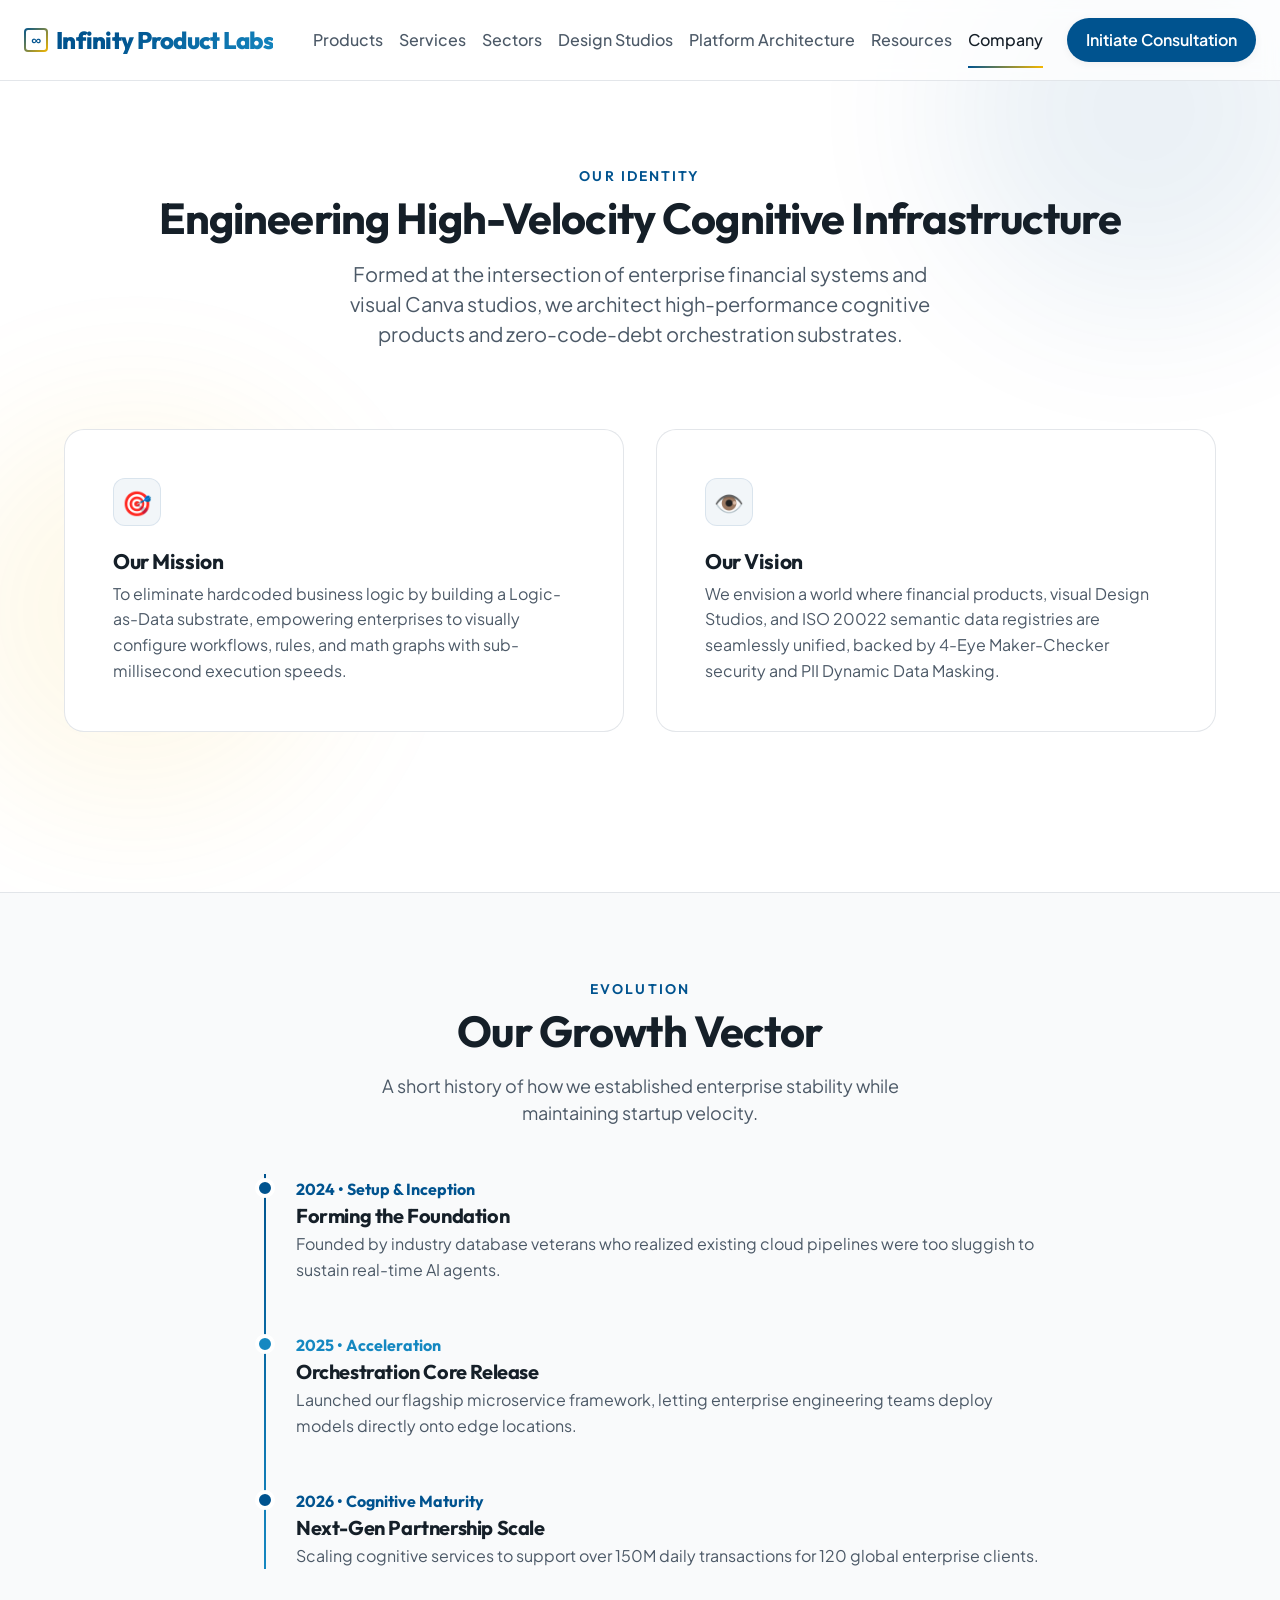
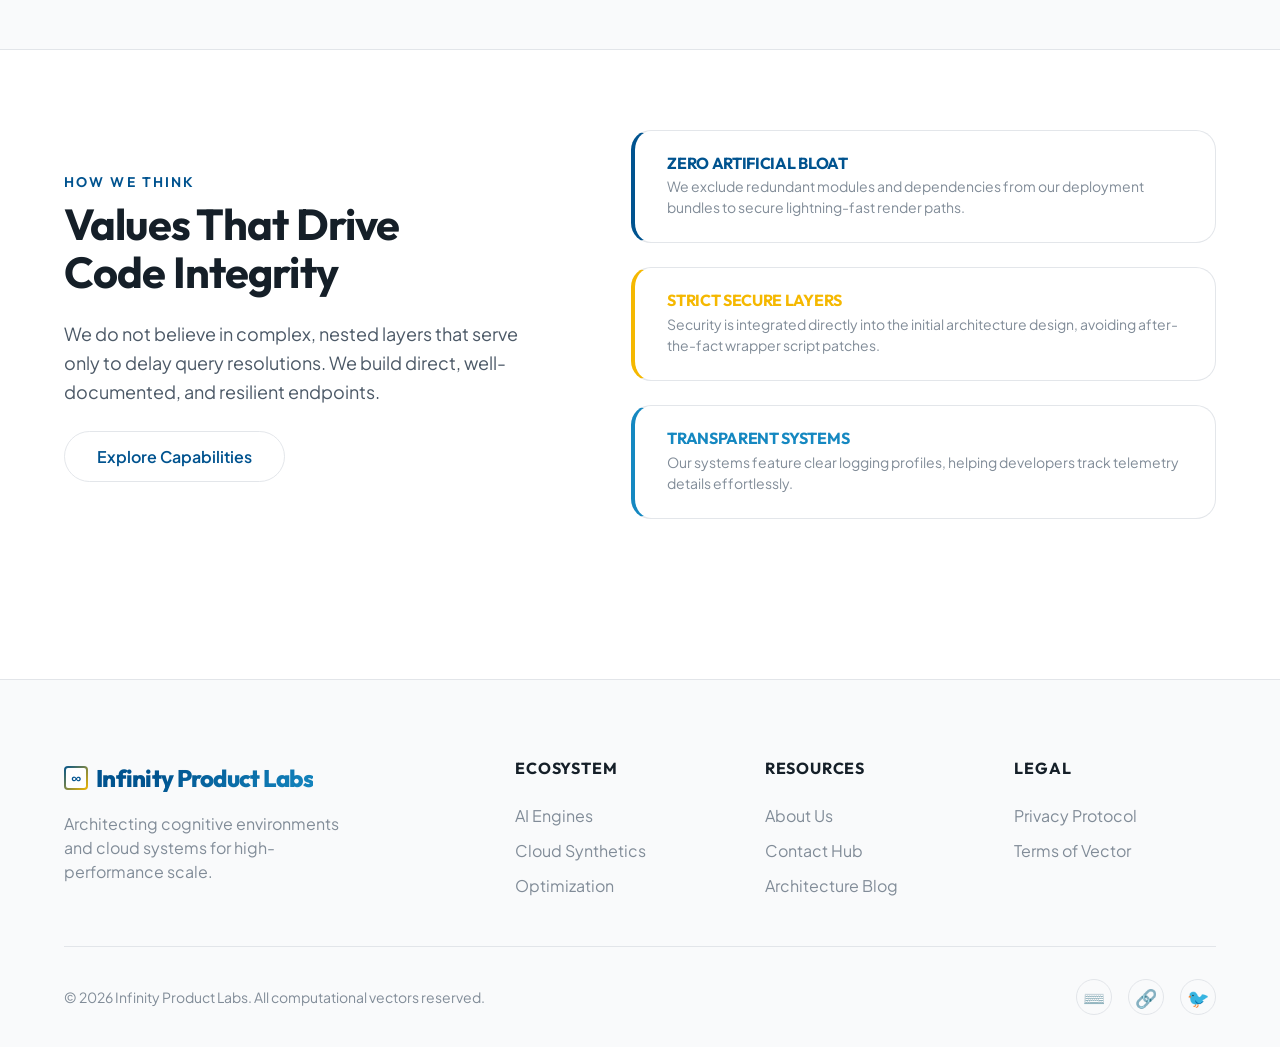
<file: docs/about.html>
<!DOCTYPE html>
<html lang="en">
<head>
  <meta charset="UTF-8">
  <meta name="viewport" content="width=device-width, initial-scale=1.0">
  <title>About Us | Infinity Product Labs</title>
  <meta name="description" content="Learn about Infinity Product Labs, our mission to design scalable cognitive infrastructure, and the core team engineering the next generation of cloud architectures.">
  
  <!-- CSS Stylesheets -->
  <link rel="stylesheet" href="css/variables.css?v=2.0">
  <link rel="stylesheet" href="css/reset.css?v=2.0">
  <link rel="stylesheet" href="css/layout.css?v=2.0">
  <link rel="stylesheet" href="css/components.css?v=2.0">
</head>
<body>

  <!-- Scroll Progress Bar -->
  <div class="scroll-progress-bar" id="scrollProgress" aria-hidden="true"></div>

  <!-- Floating Background Glows -->
  <div class="glow-orb orb-primary"></div>
  <div class="glow-orb orb-secondary"></div>

  <!-- Header -->
  <header class="site-header" id="siteHeader">
    <div class="container header-container">
      <a href="index.html" class="logo" aria-label="Infinity Product Labs Home">
        <span class="logo-icon" aria-hidden="true" style="border-radius: 4px;">∞</span>
        <span class="logo-text">Infinity Product Labs</span>
      </a>
      
      <nav class="main-nav" id="mainNav" aria-label="Main navigation">
        <ul class="nav-list">
          <!-- Products Mega Menu -->
          <li class="nav-item has-mega-menu">
            <a href="index.html" class="nav-link has-submenu">Products</a>
            <div class="mega-menu-panel">
              <div class="mega-grid">
                <!-- Column 1 -->
                <div class="mega-col">
                  <h4 class="mega-heading">Core & Channels</h4>
                  <div class="mega-links">
                    <a href="services.html" class="mega-item">
                      <div class="mega-item-icon">∞</div>
                      <div class="mega-item-content">
                        <span class="mega-item-title">BankingFramework</span>
                        <span class="mega-item-desc">Universal financial logic & ledger substrate</span>
                      </div>
                    </a>
                    <a href="services.html" class="mega-item">
                      <div class="mega-item-icon">∞</div>
                      <div class="mega-item-content">
                        <span class="mega-item-title">CoreBanking</span>
                        <span class="mega-item-desc">High-throughput real-time ledger accounting</span>
                      </div>
                    </a>
                    <a href="services.html" class="mega-item">
                      <div class="mega-item-icon">∞</div>
                      <div class="mega-item-content">
                        <span class="mega-item-title">Virtual Accounts</span>
                        <span class="mega-item-desc">Dynamic virtual accounts & ledger segregation</span>
                      </div>
                    </a>
                    <a href="services.html" class="mega-item">
                      <div class="mega-item-icon">∞</div>
                      <div class="mega-item-content">
                        <span class="mega-item-title">Cards</span>
                        <span class="mega-item-desc">Issuance pipelines and payment processing rails</span>
                      </div>
                    </a>
                  </div>
                </div>
                <!-- Column 2 -->
                <div class="mega-col">
                  <h4 class="mega-heading">Lending & Structured</h4>
                  <div class="mega-links">
                    <a href="services.html" class="mega-item">
                      <div class="mega-item-icon">∞</div>
                      <div class="mega-item-content">
                        <span class="mega-item-title">Commercial Lending</span>
                        <span class="mega-item-desc">Corporate credit assessment & facilities management</span>
                      </div>
                    </a>
                    <a href="services.html" class="mega-item">
                      <div class="mega-item-icon">∞</div>
                      <div class="mega-item-content">
                        <span class="mega-item-title">Retail Lending</span>
                        <span class="mega-item-desc">Automated consumer origination & credit scoring</span>
                      </div>
                    </a>
                    <a href="services.html" class="mega-item">
                      <div class="mega-item-icon">∞</div>
                      <div class="mega-item-content">
                        <span class="mega-item-title">Trade Finance</span>
                        <span class="mega-item-desc">Import/export credit & letter of credit cycles</span>
                      </div>
                    </a>
                    <a href="services.html" class="mega-item">
                      <div class="mega-item-icon">∞</div>
                      <div class="mega-item-content">
                        <span class="mega-item-title">Structured Finance</span>
                        <span class="mega-item-desc">Asset-backed securitization & complex credit engines</span>
                      </div>
                    </a>
                  </div>
                </div>
                <!-- Column 3 -->
                <div class="mega-col">
                  <h4 class="mega-heading">Liquidity & Cash</h4>
                  <div class="mega-links">
                    <a href="services.html" class="mega-item">
                      <div class="mega-item-icon">∞</div>
                      <div class="mega-item-content">
                        <span class="mega-item-title">Payment Hub</span>
                        <span class="mega-item-desc">Universal payment orchestration and clearing rails</span>
                      </div>
                    </a>
                    <a href="services.html" class="mega-item">
                      <div class="mega-item-icon">∞</div>
                      <div class="mega-item-content">
                        <span class="mega-item-title">Supply Chain Finance and Factoring</span>
                        <span class="mega-item-desc">Receivables financing & early payment discounting</span>
                      </div>
                    </a>
                    <a href="services.html" class="mega-item">
                      <div class="mega-item-icon">∞</div>
                      <div class="mega-item-content">
                        <span class="mega-item-title">LiquidityManagement</span>
                        <span class="mega-item-desc">Dynamic sweeps, cash pooling, & yield optimization</span>
                      </div>
                    </a>
                    <a href="services.html" class="mega-item">
                      <div class="mega-item-icon">∞</div>
                      <div class="mega-item-content">
                        <span class="mega-item-title">TreasuryManagement</span>
                        <span class="mega-item-desc">Risk boundaries, hedging strategies, & cash position</span>
                      </div>
                    </a>
                  </div>
                </div>
                <!-- Column 4: Featured Showcase -->
                <div class="mega-featured-col">
                  <img src="images/featured_menu.png" alt="Product Framework Analytics" class="mega-featured-img">
                  <span class="mega-featured-title">Infinity Ecosystem</span>
                  <span class="mega-featured-desc">Deploy next-generation transaction environments with unified control planes.</span>
                  <a href="services.html" class="btn btn-primary" style="padding: 0.4rem 1rem; font-size: var(--fs-xs); width: fit-content; margin-top: 4px;">Learn More</a>
                </div>
              </div>
            </div>
          </li>
          
          <!-- Services Mega Menu -->
          <li class="nav-item has-mega-menu">
            <a href="services.html" class="nav-link has-submenu">Services</a>
            <div class="mega-menu-panel">
              <div class="mega-grid">
                <!-- Column 1 -->
                <div class="mega-col">
                  <h4 class="mega-heading">AI & Agentic Engines</h4>
                  <div class="mega-links">
                    <a href="services.html" class="mega-item">
                      <div class="mega-item-icon">🧠</div>
                      <div class="mega-item-content">
                        <span class="mega-item-title">Infinity Product Labs Mind</span>
                        <span class="mega-item-desc">Autonomous reasoning and LLM agent pipelines</span>
                      </div>
                    </a>
                    <a href="services.html" class="mega-item">
                      <div class="mega-item-icon">⚙️</div>
                      <div class="mega-item-content">
                        <span class="mega-item-title">Infinity Product Labs Core</span>
                        <span class="mega-item-desc">Cognitive subgrids and multi-agent coordination</span>
                      </div>
                    </a>
                  </div>
                </div>
                <!-- Column 2 -->
                <div class="mega-col">
                  <h4 class="mega-heading">Cloud Orchestration</h4>
                  <div class="mega-links">
                    <a href="services.html" class="mega-item">
                      <div class="mega-item-icon">🌐</div>
                      <div class="mega-item-content">
                        <span class="mega-item-title">Cloud Synthetics</span>
                        <span class="mega-item-desc">Automated multicloud provisioning and syncing</span>
                      </div>
                    </a>
                    <a href="services.html" class="mega-item">
                      <div class="mega-item-icon">⚡</div>
                      <div class="mega-item-content">
                        <span class="mega-item-title">Edge Flow</span>
                        <span class="mega-item-desc">Telemetry-aware serverless auto-scaling triggers</span>
                      </div>
                    </a>
                  </div>
                </div>
                <!-- Column 3 -->
                <div class="mega-col">
                  <h4 class="mega-heading">Performance Engine</h4>
                  <div class="mega-links">
                    <a href="services.html" class="mega-item">
                      <div class="mega-item-icon">🚀</div>
                      <div class="mega-item-content">
                        <span class="mega-item-title">Cache Matrix</span>
                        <span class="mega-item-desc">Sub-millisecond query caching tier</span>
                      </div>
                    </a>
                    <a href="services.html" class="mega-item">
                      <div class="mega-item-icon">📊</div>
                      <div class="mega-item-content">
                        <span class="mega-item-title">Stream Telemetry</span>
                        <span class="mega-item-desc">Real-time metrics logging and query audit logs</span>
                      </div>
                    </a>
                  </div>
                </div>
                <!-- Column 4: Featured Showcase (LTTS style) -->
                <div class="mega-featured-col">
                  <img src="images/featured_menu.png" alt="Analytics Dashboard Showcase" class="mega-featured-img">
                  <span class="mega-featured-title">Platform Insights</span>
                  <span class="mega-featured-desc">Explore how our analytics dashboard manages multicloud systems dynamically.</span>
                  <a href="services.html" class="btn btn-primary" style="padding: 0.4rem 1rem; font-size: var(--fs-xs); width: fit-content; margin-top: 4px;">Learn More</a>
                </div>
              </div>
            </div>
          </li>
          
          <!-- Sectors Mega Menu -->
          <li class="nav-item has-mega-menu">
            <a href="#" class="nav-link has-submenu">Sectors</a>
            <div class="mega-menu-panel">
              <div class="mega-grid">
                <!-- Column 1 -->
                <div class="mega-col">
                  <h4 class="mega-heading">Financial Tech</h4>
                  <div class="mega-links">
                    <a href="services.html" class="mega-item">
                      <div class="mega-item-icon">🏦</div>
                      <div class="mega-item-content">
                        <span class="mega-item-title">Cognitive Finance</span>
                        <span class="mega-item-desc">Sub-second transaction processing & fraud detection</span>
                      </div>
                    </a>
                  </div>
                </div>
                <!-- Column 2 -->
                <div class="mega-col">
                  <h4 class="mega-heading">Operations</h4>
                  <div class="mega-links">
                    <a href="services.html" class="mega-item">
                      <div class="mega-item-icon">📦</div>
                      <div class="mega-item-content">
                        <span class="mega-item-title">Smart Logistics</span>
                        <span class="mega-item-desc">Autonomous routing & inventory predictions</span>
                      </div>
                    </a>
                  </div>
                </div>
                <!-- Column 3 -->
                <div class="mega-col">
                  <h4 class="mega-heading">SaaS & Scale</h4>
                  <div class="mega-links">
                    <a href="services.html" class="mega-item">
                      <div class="mega-item-icon">🔌</div>
                      <div class="mega-item-content">
                        <span class="mega-item-title">Enterprise SaaS</span>
                        <span class="mega-item-desc">Multi-tenant orchestration for digital products</span>
                      </div>
                    </a>
                  </div>
                </div>
                <!-- Column 4: Featured Showcase (LTTS style) -->
                <div class="mega-featured-col">
                  <img src="images/slider_cloud.png" alt="Fintech Solutions" class="mega-featured-img">
                  <span class="mega-featured-title">Fintech Architecture</span>
                  <span class="mega-featured-desc">See how we processed $1.2B with sub-millisecond fraud validation latency.</span>
                  <a href="services.html" class="btn btn-primary" style="padding: 0.4rem 1rem; font-size: var(--fs-xs); width: fit-content; margin-top: 4px;">Read Case Study</a>
                </div>
              </div>
            </div>
          </li>

          <!-- Design Studios Mega Menu -->
          <li class="nav-item has-mega-menu">
            <a href="#" class="nav-link has-submenu">Design Studios</a>
            <div class="mega-menu-panel">
              <div class="mega-grid">
                <!-- Column 1 -->
                <div class="mega-col">
                  <h4 class="mega-heading">Core & Experience</h4>
                  <div class="mega-links">
                    <a href="services.html" class="mega-item">
                      <div class="mega-item-icon">✨</div>
                      <div class="mega-item-content">
                        <span class="mega-item-title">Immersive Interface Studio</span>
                        <span class="mega-item-desc">Spatial 3D overlays and AR/VR systems design</span>
                      </div>
                    </a>
                    <a href="services.html" class="mega-item">
                      <div class="mega-item-icon">🧠</div>
                      <div class="mega-item-content">
                        <span class="mega-item-title">Cognitive Design Studio</span>
                        <span class="mega-item-desc">Human-centered UI mapping & cognitive tests</span>
                      </div>
                    </a>
                    <a href="services.html" class="mega-item">
                      <div class="mega-item-icon">⚡</div>
                      <div class="mega-item-content">
                        <span class="mega-item-title">Haptic & Motion Studio</span>
                        <span class="mega-item-desc">Fluid physics-based transition design</span>
                      </div>
                    </a>
                    <a href="services.html" class="mega-item">
                      <div class="mega-item-icon">♿</div>
                      <div class="mega-item-content">
                        <span class="mega-item-title">Accessibility Lab</span>
                        <span class="mega-item-desc">A11y inclusive audits and layout patterns</span>
                      </div>
                    </a>
                  </div>
                </div>
                <!-- Column 2 -->
                <div class="mega-col">
                  <h4 class="mega-heading">Platform Systems</h4>
                  <div class="mega-links">
                    <a href="services.html" class="mega-item">
                      <div class="mega-item-icon">🔗</div>
                      <div class="mega-item-content">
                        <span class="mega-item-title">Distributed Ledger Studio</span>
                        <span class="mega-item-desc">Transaction design & consensus flows</span>
                      </div>
                    </a>
                    <a href="services.html" class="mega-item">
                      <div class="mega-item-icon">🔌</div>
                      <div class="mega-item-content">
                        <span class="mega-item-title">API & Integration Studio</span>
                        <span class="mega-item-desc">API schema design and client integration</span>
                      </div>
                    </a>
                    <a href="services.html" class="mega-item">
                      <div class="mega-item-icon">🏎️</div>
                      <div class="mega-item-content">
                        <span class="mega-item-title">High-Velocity Computing Lab</span>
                        <span class="mega-item-desc">Sub-millisecond latency visualization UI</span>
                      </div>
                    </a>
                    <a href="services.html" class="mega-item">
                      <div class="mega-item-icon">☁️</div>
                      <div class="mega-item-content">
                        <span class="mega-item-title">Cloud Native Architecture Lab</span>
                        <span class="mega-item-desc">System orchestration and container visualization</span>
                      </div>
                    </a>
                  </div>
                </div>
                <!-- Column 3 -->
                <div class="mega-col">
                  <h4 class="mega-heading">AI & Trust Labs</h4>
                  <div class="mega-links">
                    <a href="services.html" class="mega-item">
                      <div class="mega-item-icon">🤖</div>
                      <div class="mega-item-content">
                        <span class="mega-item-title">Agentic Systems Studio</span>
                        <span class="mega-item-desc">LLM agent control panels & prompt graphs</span>
                      </div>
                    </a>
                    <a href="services.html" class="mega-item">
                      <div class="mega-item-icon">🔒</div>
                      <div class="mega-item-content">
                        <span class="mega-item-title">Cryptographic Protocol Lab</span>
                        <span class="mega-item-desc">ZK proof visualizations & secure data keys</span>
                      </div>
                    </a>
                    <a href="services.html" class="mega-item">
                      <div class="mega-item-icon">💥</div>
                      <div class="mega-item-content">
                        <span class="mega-item-title">Resilience & Chaos Lab</span>
                        <span class="mega-item-desc">Fault injection control and safety screens</span>
                      </div>
                    </a>
                    <a href="services.html" class="mega-item">
                      <div class="mega-item-icon">🛡️</div>
                      <div class="mega-item-content">
                        <span class="mega-item-title">Zero-Trust Security Studio</span>
                        <span class="mega-item-desc">IAM flow design and authentication grids</span>
                      </div>
                    </a>
                  </div>
                </div>
                <!-- Column 4: Featured Showcase -->
                <div class="mega-featured-col">
                  <img src="images/featured_menu.png" alt="Spatial Design Showcase" class="mega-featured-img">
                  <span class="mega-featured-title">Design Showcase</span>
                  <span class="mega-featured-desc">Explore spatial designs and interactive cognitive prototypes built by our 16 global studios.</span>
                  <a href="services.html" class="btn btn-primary" style="padding: 0.4rem 1rem; font-size: var(--fs-xs); width: fit-content; margin-top: 4px;">Explore Studios</a>
                </div>
              </div>
            </div>
          </li>

          <!-- Platform Architecture Mega Menu -->
          <li class="nav-item has-mega-menu">
            <a href="#" class="nav-link has-submenu">Platform Architecture</a>
            <div class="mega-menu-panel">
              <div class="mega-grid">
                <!-- Column 1 -->
                <div class="mega-col">
                  <h4 class="mega-heading">Data Plane</h4>
                  <div class="mega-links">
                    <a href="services.html" class="mega-item">
                      <div class="mega-item-icon">💾</div>
                      <div class="mega-item-content">
                        <span class="mega-item-title">Transaction Ledger</span>
                        <span class="mega-item-desc">Distributed state replication & auditing rails</span>
                      </div>
                    </a>
                    <a href="services.html" class="mega-item">
                      <div class="mega-item-icon">🗄️</div>
                      <div class="mega-item-content">
                        <span class="mega-item-title">Cache Subgrid</span>
                        <span class="mega-item-desc">Distributed memory key-value query acceleration</span>
                      </div>
                    </a>
                    <a href="services.html" class="mega-item">
                      <div class="mega-item-icon">📈</div>
                      <div class="mega-item-content">
                        <span class="mega-item-title">Analytics Engine</span>
                        <span class="mega-item-desc">High-throughput real-time telemetry pipelines</span>
                      </div>
                    </a>
                  </div>
                </div>
                <!-- Column 2 -->
                <div class="mega-col">
                  <h4 class="mega-heading">Control Plane</h4>
                  <div class="mega-links">
                    <a href="services.html" class="mega-item">
                      <div class="mega-item-icon">🎛️</div>
                      <div class="mega-item-content">
                        <span class="mega-item-title">Orchestration Mesh</span>
                        <span class="mega-item-desc">Multicloud container routing & load balancing</span>
                      </div>
                    </a>
                    <a href="services.html" class="mega-item">
                      <div class="mega-item-icon">🚀</div>
                      <div class="mega-item-content">
                        <span class="mega-item-title">Auto-Scaling Trigger</span>
                        <span class="mega-item-desc">Telemetry resource feedback and container provisioning</span>
                      </div>
                    </a>
                    <a href="services.html" class="mega-item">
                      <div class="mega-item-icon">🔀</div>
                      <div class="mega-item-content">
                        <span class="mega-item-title">Routing Gateway</span>
                        <span class="mega-item-desc">Edge reverse proxy & path-based routing gateway</span>
                      </div>
                    </a>
                  </div>
                </div>
                <!-- Column 3 -->
                <div class="mega-col">
                  <h4 class="mega-heading">Security & Identity</h4>
                  <div class="mega-links">
                    <a href="services.html" class="mega-item">
                      <div class="mega-item-icon">🛡️</div>
                      <div class="mega-item-content">
                        <span class="mega-item-title">Access Controller</span>
                        <span class="mega-item-desc">Zero-trust access authentication & token checking</span>
                      </div>
                    </a>
                    <a href="services.html" class="mega-item">
                      <div class="mega-item-icon">🔑</div>
                      <div class="mega-item-content">
                        <span class="mega-item-title">Cryptographic Core</span>
                        <span class="mega-item-desc">Envelope encryption, key management, & credential vault</span>
                      </div>
                    </a>
                    <a href="services.html" class="mega-item">
                      <div class="mega-item-icon">⚖️</div>
                      <div class="mega-item-content">
                        <span class="mega-item-title">Policy Evaluator</span>
                        <span class="mega-item-desc">Dynamic runtime validation & compliance rules</span>
                      </div>
                    </a>
                  </div>
                </div>
                <!-- Column 4: Featured Showcase -->
                <div class="mega-featured-col">
                  <img src="images/slider_cloud.png" alt="Cloud Architecture Overview" class="mega-featured-img">
                  <span class="mega-featured-title">Architecture Overview</span>
                  <span class="mega-featured-desc">Learn how we process financial scale with sub-millisecond fraud validation latency and 99.999% uptime.</span>
                  <a href="services.html" class="btn btn-primary" style="padding: 0.4rem 1rem; font-size: var(--fs-xs); width: fit-content; margin-top: 4px;">View Diagram</a>
                </div>
              </div>
            </div>
          </li>

          <!-- Resources Mega Menu -->
          <li class="nav-item has-mega-menu">
            <a href="#" class="nav-link has-submenu">Resources</a>
            <div class="mega-menu-panel">
              <div class="mega-grid">
                <!-- Column 1 -->
                <div class="mega-col">
                  <h4 class="mega-heading">Read & Telemetry</h4>
                  <div class="mega-links">
                    <a href="about.html" class="mega-item">
                      <div class="mega-item-icon">📝</div>
                      <div class="mega-item-content">
                        <span class="mega-item-title">Architecture Blog</span>
                        <span class="mega-item-desc">Deep technical insights on database speeds</span>
                      </div>
                    </a>
                  </div>
                </div>
                <!-- Column 2 -->
                <div class="mega-col">
                  <h4 class="mega-heading">Corporate Wins</h4>
                  <div class="mega-links">
                    <a href="about.html" class="mega-item">
                      <div class="mega-item-icon">🏆</div>
                      <div class="mega-item-content">
                        <span class="mega-item-title">Success Matrix</span>
                        <span class="mega-item-desc">How we achieve 45% energy cost reductions</span>
                      </div>
                    </a>
                  </div>
                </div>
                <!-- Column 3 -->
                <div class="mega-col">
                  <h4 class="mega-heading">Technical Specs</h4>
                  <div class="mega-links">
                    <a href="services.html" class="mega-item">
                      <div class="mega-item-icon">📖</div>
                      <div class="mega-item-content">
                        <span class="mega-item-title">Engineering Docs</span>
                        <span class="mega-item-desc">API specifications and code setup guidelines</span>
                      </div>
                    </a>
                  </div>
                </div>
                <!-- Column 4: Featured Showcase (LTTS style) -->
                <div class="mega-featured-col">
                  <img src="images/insight_energy.png" alt="Energy Analytics case study" class="mega-featured-img">
                  <span class="mega-featured-title">Client Energy Efficiency</span>
                  <span class="mega-featured-desc">How we optimized server infrastructure to reduce client electricity footprint by 45%.</span>
                  <a href="about.html" class="btn btn-primary" style="padding: 0.4rem 1rem; font-size: var(--fs-xs); width: fit-content; margin-top: 4px;">View Metrics</a>
                </div>
              </div>
            </div>
          </li>
          
          <!-- Company Standard Dropdown -->
          <li class="nav-item has-standard-dropdown">
            <a href="about.html" class="nav-link has-submenu">Company</a>
            <div class="standard-dropdown">
              <a href="about.html" class="dropdown-link">About Us</a>
              <a href="about.html#team" class="dropdown-link">Our Evolution</a>
              <a href="contact.html" class="dropdown-link">Contact Hub</a>
            </div>
          </li>
        </ul>
        <a href="contact.html" class="nav-cta">Initiate Consultation</a>
      </nav>

      <button class="nav-toggle" id="navToggle" aria-expanded="false" aria-controls="mainNav" aria-label="Toggle navigation menu">
        <span></span>
        <span></span>
        <span></span>
      </button>
    </div>
  </header> </button>
    </div>
  </header>

  <!-- Main Content -->
  <main>
    <!-- About Intro Section -->
    <section class="about-hero" style="padding: var(--space-2xl) 0; position: relative; z-index: 1;" aria-labelledby="about-title">
      <div class="container">
        <div class="section-header" style="margin-bottom: var(--space-2xl);">
          <span class="section-tag">Our Identity</span>
          <h1 class="section-title" id="about-title">Engineering High-Velocity Cognitive Infrastructure</h1>
          <p class="section-subtitle" style="font-size: var(--fs-md);">Formed at the intersection of enterprise financial systems and visual Canva studios, we architect high-performance cognitive products and zero-code-debt orchestration substrates.</p>
        </div>

        <!-- Vision/Mission Grid -->
        <div class="features-grid" style="margin-bottom: var(--space-2xl);">
          <div class="glass-card" style="padding: var(--space-xl);">
            <div class="card-icon" style="background: hsla(205, 100%, 28%, 0.05); color: var(--accent-primary); border-color: rgba(0, 75, 135, 0.1);">🎯</div>
            <h3>Our Mission</h3>
            <p style="color: var(--text-secondary); margin-top: var(--space-xs); font-size: var(--fs-sm); line-height: 1.6;">To eliminate hardcoded business logic by building a Logic-as-Data substrate, empowering enterprises to visually configure workflows, rules, and math graphs with sub-millisecond execution speeds.</p>
          </div>

          <div class="glass-card" style="padding: var(--space-xl);">
            <div class="card-icon" style="background: hsla(205, 100%, 28%, 0.05); color: var(--accent-primary); border-color: rgba(0, 75, 135, 0.1);">👁️</div>
            <h3>Our Vision</h3>
            <p style="color: var(--text-secondary); margin-top: var(--space-xs); font-size: var(--fs-sm); line-height: 1.6;">We envision a world where financial products, visual Design Studios, and ISO 20022 semantic data registries are seamlessly unified, backed by 4-Eye Maker-Checker security and PII Dynamic Data Masking.</p>
          </div>
        </div>
      </div>
    </section>

    <!-- Timeline / Growth Section -->
    <section class="timeline-section" style="padding: var(--space-2xl) 0; background: var(--bg-secondary); border-top: 1px solid var(--border-color); border-bottom: 1px solid var(--border-color); position: relative; z-index: 1;" aria-labelledby="timeline-title">
      <div class="container">
        <div class="section-header">
          <span class="section-tag">Evolution</span>
          <h2 class="section-title" id="timeline-title">Our Growth Vector</h2>
          <p class="section-subtitle">A short history of how we established enterprise stability while maintaining startup velocity.</p>
        </div>

        <div style="max-width: 800px; margin: 0 auto; position: relative;">
          <!-- Timeline Line -->
          <div style="position: absolute; left: 24px; top: 0; bottom: 0; width: 2px; background: linear-gradient(180deg, var(--accent-primary) 0%, var(--accent-tertiary) 100%);"></div>

          <!-- Timeline Items -->
          <div style="display: flex; gap: var(--space-lg); margin-bottom: var(--space-xl); position: relative; padding-left: 56px;">
            <div style="position: absolute; left: 15px; top: 4px; width: 20px; height: 20px; border-radius: var(--radius-full); background: var(--accent-primary); border: 4px solid var(--bg-primary);"></div>
            <div>
              <span style="font-family: var(--font-heading); font-size: var(--fs-sm); font-weight: 700; color: var(--accent-primary);">2024 • Setup & Inception</span>
              <h3 style="font-size: var(--fs-md); margin-top: var(--space-xxs);">Forming the Foundation</h3>
              <p style="color: var(--text-secondary); font-size: var(--fs-sm); margin-top: var(--space-xxs); line-height: 1.6;">Founded by industry database veterans who realized existing cloud pipelines were too sluggish to sustain real-time AI agents.</p>
            </div>
          </div>

          <div style="display: flex; gap: var(--space-lg); margin-bottom: var(--space-xl); position: relative; padding-left: 56px;">
            <div style="position: absolute; left: 15px; top: 4px; width: 20px; height: 20px; border-radius: var(--radius-full); background: var(--accent-tertiary); border: 4px solid var(--bg-primary);"></div>
            <div>
              <span style="font-family: var(--font-heading); font-size: var(--fs-sm); font-weight: 700; color: var(--accent-tertiary);">2025 • Acceleration</span>
              <h3 style="font-size: var(--fs-md); margin-top: var(--space-xxs);">Orchestration Core Release</h3>
              <p style="color: var(--text-secondary); font-size: var(--fs-sm); margin-top: var(--space-xxs); line-height: 1.6;">Launched our flagship microservice framework, letting enterprise engineering teams deploy models directly onto edge locations.</p>
            </div>
          </div>

          <div style="display: flex; gap: var(--space-lg); position: relative; padding-left: 56px;">
            <div style="position: absolute; left: 15px; top: 4px; width: 20px; height: 20px; border-radius: var(--radius-full); background: var(--accent-primary); border: 4px solid var(--bg-primary);"></div>
            <div>
              <span style="font-family: var(--font-heading); font-size: var(--fs-sm); font-weight: 700; color: var(--accent-primary);">2026 • Cognitive Maturity</span>
              <h3 style="font-size: var(--fs-md); margin-top: var(--space-xxs);">Next-Gen Partnership Scale</h3>
              <p style="color: var(--text-secondary); font-size: var(--fs-sm); margin-top: var(--space-xxs); line-height: 1.6;">Scaling cognitive services to support over 150M daily transactions for 120 global enterprise clients.</p>
            </div>
          </div>
        </div>
      </div>
    </section>

    <!-- Core Philosophy Section -->
    <section style="padding: var(--space-2xl) 0;" aria-label="Our values">
      <div class="container" style="display: grid; grid-template-columns: 1fr 1.2fr; gap: var(--space-2xl); align-items: center;">
        <div>
          <span class="section-tag" style="margin-bottom: var(--space-xs);">How We Think</span>
          <h2 style="font-size: var(--fs-2xl); margin-bottom: var(--space-md);">Values That Drive Code Integrity</h2>
          <p style="color: var(--text-secondary); line-height: 1.6; margin-bottom: var(--space-md);">We do not believe in complex, nested layers that serve only to delay query resolutions. We build direct, well-documented, and resilient endpoints.</p>
          <a href="services.html" class="btn btn-secondary">Explore Capabilities</a>
        </div>
        <div style="display: flex; flex-direction: column; gap: var(--space-md);">
          <div class="glass-card" style="padding: var(--space-md) var(--space-lg); border-left: 4px solid var(--accent-primary);">
            <h4 style="font-size: var(--fs-sm); text-transform: uppercase; color: var(--accent-primary);">Zero Artificial Bloat</h4>
            <p style="font-size: var(--fs-xs); color: var(--text-muted); margin-top: 4px;">We exclude redundant modules and dependencies from our deployment bundles to secure lightning-fast render paths.</p>
          </div>
          <div class="glass-card" style="padding: var(--space-md) var(--space-lg); border-left: 4px solid var(--accent-secondary);">
            <h4 style="font-size: var(--fs-sm); text-transform: uppercase; color: var(--accent-secondary);">Strict Secure Layers</h4>
            <p style="font-size: var(--fs-xs); color: var(--text-muted); margin-top: 4px;">Security is integrated directly into the initial architecture design, avoiding after-the-fact wrapper script patches.</p>
          </div>
          <div class="glass-card" style="padding: var(--space-md) var(--space-lg); border-left: 4px solid var(--accent-tertiary);">
            <h4 style="font-size: var(--fs-sm); text-transform: uppercase; color: var(--accent-tertiary);">Transparent Systems</h4>
            <p style="font-size: var(--fs-xs); color: var(--text-muted); margin-top: 4px;">Our systems feature clear logging profiles, helping developers track telemetry details effortlessly.</p>
          </div>
        </div>
      </div>
    </section>
  </main>

  <!-- Footer -->
  <footer class="site-footer">
    <div class="container">
      <div class="footer-grid">
        <div class="footer-brand">
          <a href="index.html" class="logo" aria-label="Infinity Product Labs Home">
            <span class="logo-icon" aria-hidden="true" style="border-radius: 4px;">∞</span>
            <span class="logo-text">Infinity Product Labs</span>
          </a>
          <p>Architecting cognitive environments and cloud systems for high-performance scale.</p>
        </div>
        <div class="footer-col">
          <h4>Ecosystem</h4>
          <ul class="footer-links">
            <li><a href="services.html">AI Engines</a></li>
            <li><a href="services.html">Cloud Synthetics</a></li>
            <li><a href="services.html">Optimization</a></li>
          </ul>
        </div>
        <div class="footer-col">
          <h4>Resources</h4>
          <ul class="footer-links">
            <li><a href="about.html">About Us</a></li>
            <li><a href="contact.html">Contact Hub</a></li>
            <li><a href="about.html">Architecture Blog</a></li>
          </ul>
        </div>
        <div class="footer-col">
          <h4>Legal</h4>
          <ul class="footer-links">
            <li><a href="#">Privacy Protocol</a></li>
            <li><a href="#">Terms of Vector</a></li>
          </ul>
        </div>
      </div>

      <div class="footer-bottom">
        <p>&copy; 2026 Infinity Product Labs. All computational vectors reserved.</p>
        <div class="footer-socials">
          <a href="#" class="social-icon" aria-label="GitHub"><span aria-hidden="true">⌨️</span></a>
          <a href="#" class="social-icon" aria-label="LinkedIn"><span aria-hidden="true">🔗</span></a>
          <a href="#" class="social-icon" aria-label="Twitter"><span aria-hidden="true">🐦</span></a>
        </div>
      </div>
    </div>
  </footer>

  <!-- Scripts -->
  <script src="js/main.js"></script>
</body>
</html>
</file>
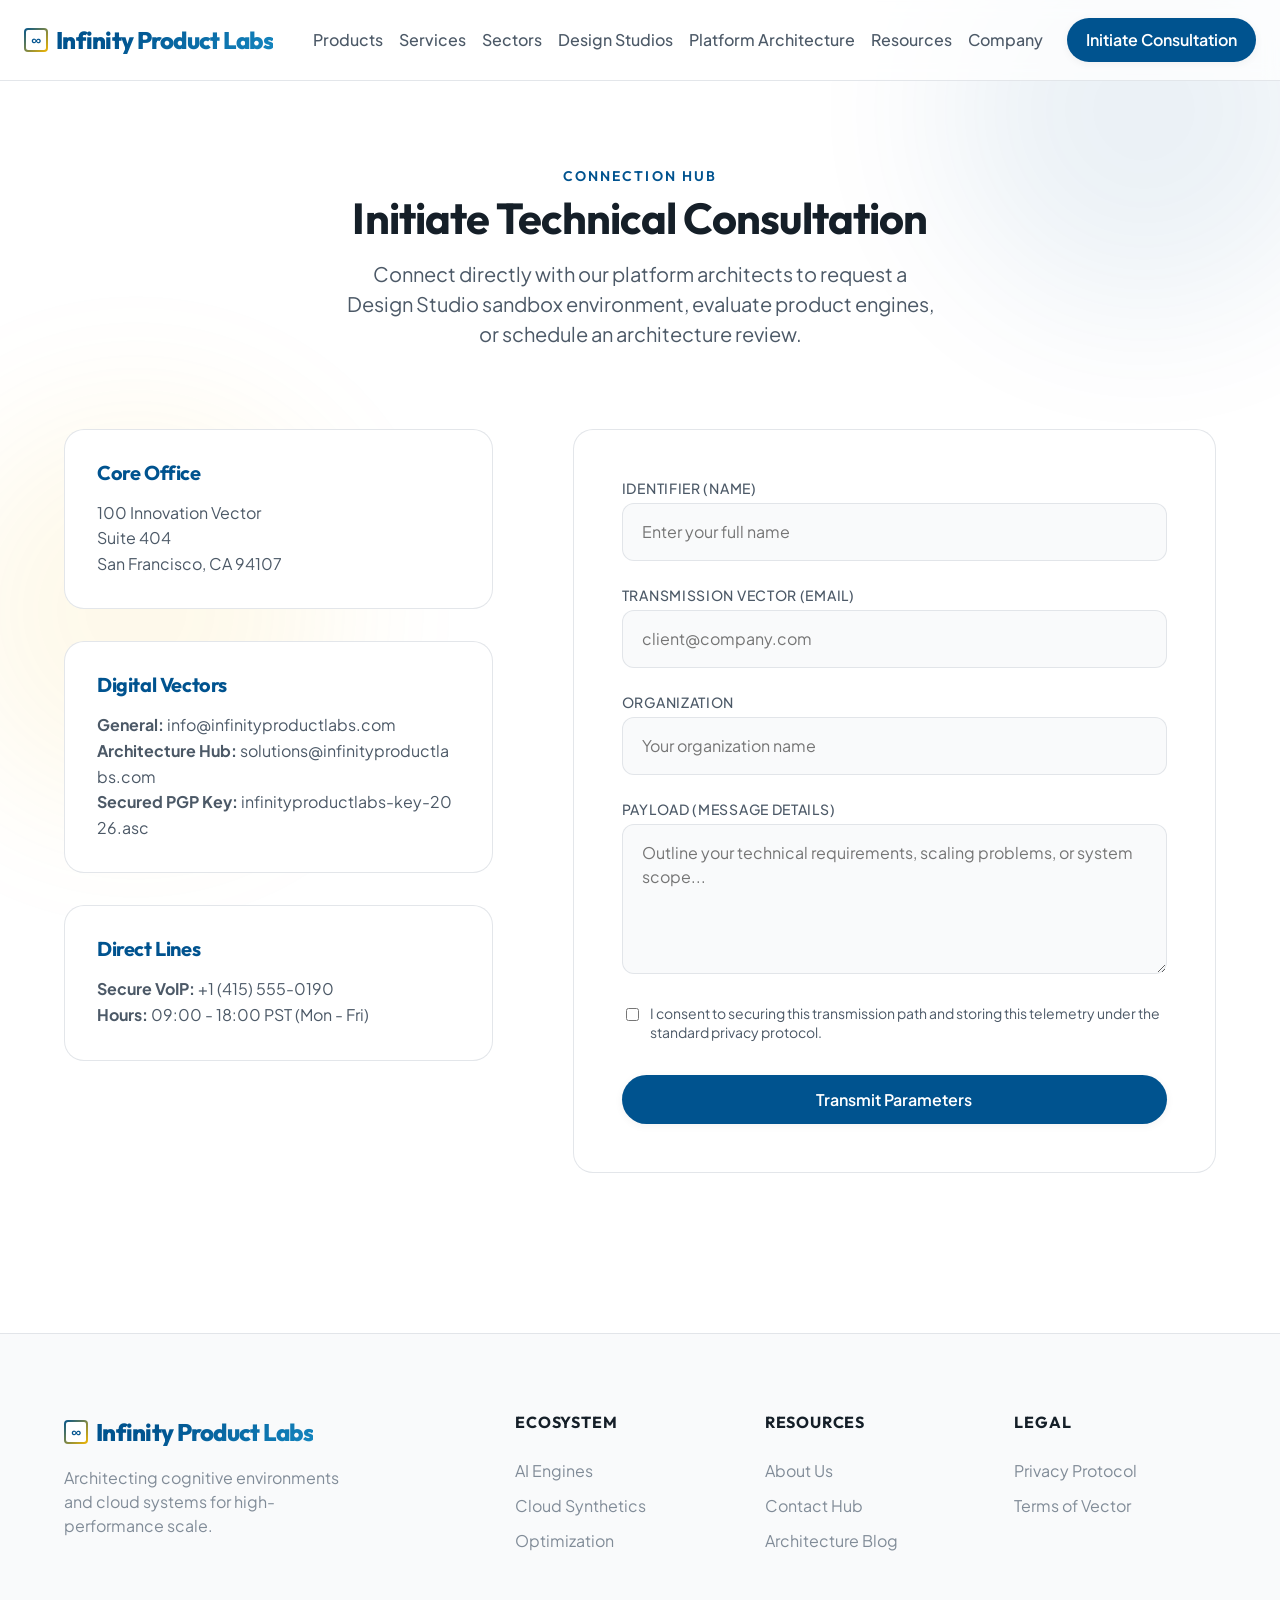
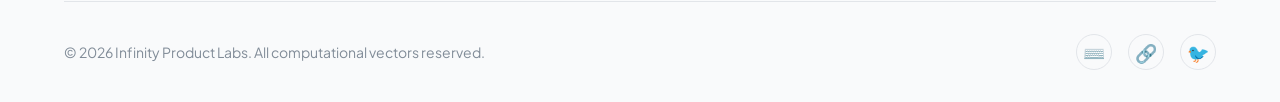
<file: docs/contact.html>
<!DOCTYPE html>
<html lang="en">
<head>
  <meta charset="UTF-8">
  <meta name="viewport" content="width=device-width, initial-scale=1.0">
  <title>Contact Us | Infinity Product Labs</title>
  <meta name="description" content="Get in touch with Infinity Product Labs. Initiate a consultation to optimize your AI engines, database performance, or cloud architecture.">
  
  <!-- CSS Stylesheets -->
  <link rel="stylesheet" href="css/variables.css?v=2.0">
  <link rel="stylesheet" href="css/reset.css?v=2.0">
  <link rel="stylesheet" href="css/layout.css?v=2.0">
  <link rel="stylesheet" href="css/components.css?v=2.0">
</head>
<body>

  <!-- Scroll Progress Bar -->
  <div class="scroll-progress-bar" id="scrollProgress" aria-hidden="true"></div>

  <!-- Floating Background Glows -->
  <div class="glow-orb orb-primary"></div>
  <div class="glow-orb orb-secondary"></div>

  <!-- Header -->
  <header class="site-header" id="siteHeader">
    <div class="container header-container">
      <a href="index.html" class="logo" aria-label="Infinity Product Labs Home">
        <span class="logo-icon" aria-hidden="true" style="border-radius: 4px;">∞</span>
        <span class="logo-text">Infinity Product Labs</span>
      </a>
      
      <nav class="main-nav" id="mainNav" aria-label="Main navigation">
        <ul class="nav-list">
          <!-- Products Mega Menu -->
          <li class="nav-item has-mega-menu">
            <a href="index.html" class="nav-link has-submenu">Products</a>
            <div class="mega-menu-panel">
              <div class="mega-grid">
                <!-- Column 1 -->
                <div class="mega-col">
                  <h4 class="mega-heading">Core & Channels</h4>
                  <div class="mega-links">
                    <a href="services.html" class="mega-item">
                      <div class="mega-item-icon">∞</div>
                      <div class="mega-item-content">
                        <span class="mega-item-title">BankingFramework</span>
                        <span class="mega-item-desc">Universal financial logic & ledger substrate</span>
                      </div>
                    </a>
                    <a href="services.html" class="mega-item">
                      <div class="mega-item-icon">∞</div>
                      <div class="mega-item-content">
                        <span class="mega-item-title">CoreBanking</span>
                        <span class="mega-item-desc">High-throughput real-time ledger accounting</span>
                      </div>
                    </a>
                    <a href="services.html" class="mega-item">
                      <div class="mega-item-icon">∞</div>
                      <div class="mega-item-content">
                        <span class="mega-item-title">Virtual Accounts</span>
                        <span class="mega-item-desc">Dynamic virtual accounts & ledger segregation</span>
                      </div>
                    </a>
                    <a href="services.html" class="mega-item">
                      <div class="mega-item-icon">∞</div>
                      <div class="mega-item-content">
                        <span class="mega-item-title">Cards</span>
                        <span class="mega-item-desc">Issuance pipelines and payment processing rails</span>
                      </div>
                    </a>
                  </div>
                </div>
                <!-- Column 2 -->
                <div class="mega-col">
                  <h4 class="mega-heading">Lending & Structured</h4>
                  <div class="mega-links">
                    <a href="services.html" class="mega-item">
                      <div class="mega-item-icon">∞</div>
                      <div class="mega-item-content">
                        <span class="mega-item-title">Commercial Lending</span>
                        <span class="mega-item-desc">Corporate credit assessment & facilities management</span>
                      </div>
                    </a>
                    <a href="services.html" class="mega-item">
                      <div class="mega-item-icon">∞</div>
                      <div class="mega-item-content">
                        <span class="mega-item-title">Retail Lending</span>
                        <span class="mega-item-desc">Automated consumer origination & credit scoring</span>
                      </div>
                    </a>
                    <a href="services.html" class="mega-item">
                      <div class="mega-item-icon">∞</div>
                      <div class="mega-item-content">
                        <span class="mega-item-title">Trade Finance</span>
                        <span class="mega-item-desc">Import/export credit & letter of credit cycles</span>
                      </div>
                    </a>
                    <a href="services.html" class="mega-item">
                      <div class="mega-item-icon">∞</div>
                      <div class="mega-item-content">
                        <span class="mega-item-title">Structured Finance</span>
                        <span class="mega-item-desc">Asset-backed securitization & complex credit engines</span>
                      </div>
                    </a>
                  </div>
                </div>
                <!-- Column 3 -->
                <div class="mega-col">
                  <h4 class="mega-heading">Liquidity & Cash</h4>
                  <div class="mega-links">
                    <a href="services.html" class="mega-item">
                      <div class="mega-item-icon">∞</div>
                      <div class="mega-item-content">
                        <span class="mega-item-title">Payment Hub</span>
                        <span class="mega-item-desc">Universal payment orchestration and clearing rails</span>
                      </div>
                    </a>
                    <a href="services.html" class="mega-item">
                      <div class="mega-item-icon">∞</div>
                      <div class="mega-item-content">
                        <span class="mega-item-title">Supply Chain Finance and Factoring</span>
                        <span class="mega-item-desc">Receivables financing & early payment discounting</span>
                      </div>
                    </a>
                    <a href="services.html" class="mega-item">
                      <div class="mega-item-icon">∞</div>
                      <div class="mega-item-content">
                        <span class="mega-item-title">LiquidityManagement</span>
                        <span class="mega-item-desc">Dynamic sweeps, cash pooling, & yield optimization</span>
                      </div>
                    </a>
                    <a href="services.html" class="mega-item">
                      <div class="mega-item-icon">∞</div>
                      <div class="mega-item-content">
                        <span class="mega-item-title">TreasuryManagement</span>
                        <span class="mega-item-desc">Risk boundaries, hedging strategies, & cash position</span>
                      </div>
                    </a>
                  </div>
                </div>
                <!-- Column 4: Featured Showcase -->
                <div class="mega-featured-col">
                  <img src="images/featured_menu.png" alt="Product Framework Analytics" class="mega-featured-img">
                  <span class="mega-featured-title">Infinity Ecosystem</span>
                  <span class="mega-featured-desc">Deploy next-generation transaction environments with unified control planes.</span>
                  <a href="services.html" class="btn btn-primary" style="padding: 0.4rem 1rem; font-size: var(--fs-xs); width: fit-content; margin-top: 4px;">Learn More</a>
                </div>
              </div>
            </div>
          </li>
          
          <!-- Services Mega Menu -->
          <li class="nav-item has-mega-menu">
            <a href="services.html" class="nav-link has-submenu">Services</a>
            <div class="mega-menu-panel">
              <div class="mega-grid">
                <!-- Column 1 -->
                <div class="mega-col">
                  <h4 class="mega-heading">AI & Agentic Engines</h4>
                  <div class="mega-links">
                    <a href="services.html" class="mega-item">
                      <div class="mega-item-icon">🧠</div>
                      <div class="mega-item-content">
                        <span class="mega-item-title">Infinity Product Labs Mind</span>
                        <span class="mega-item-desc">Autonomous reasoning and LLM agent pipelines</span>
                      </div>
                    </a>
                    <a href="services.html" class="mega-item">
                      <div class="mega-item-icon">⚙️</div>
                      <div class="mega-item-content">
                        <span class="mega-item-title">Infinity Product Labs Core</span>
                        <span class="mega-item-desc">Cognitive subgrids and multi-agent coordination</span>
                      </div>
                    </a>
                  </div>
                </div>
                <!-- Column 2 -->
                <div class="mega-col">
                  <h4 class="mega-heading">Cloud Orchestration</h4>
                  <div class="mega-links">
                    <a href="services.html" class="mega-item">
                      <div class="mega-item-icon">🌐</div>
                      <div class="mega-item-content">
                        <span class="mega-item-title">Cloud Synthetics</span>
                        <span class="mega-item-desc">Automated multicloud provisioning and syncing</span>
                      </div>
                    </a>
                    <a href="services.html" class="mega-item">
                      <div class="mega-item-icon">⚡</div>
                      <div class="mega-item-content">
                        <span class="mega-item-title">Edge Flow</span>
                        <span class="mega-item-desc">Telemetry-aware serverless auto-scaling triggers</span>
                      </div>
                    </a>
                  </div>
                </div>
                <!-- Column 3 -->
                <div class="mega-col">
                  <h4 class="mega-heading">Performance Engine</h4>
                  <div class="mega-links">
                    <a href="services.html" class="mega-item">
                      <div class="mega-item-icon">🚀</div>
                      <div class="mega-item-content">
                        <span class="mega-item-title">Cache Matrix</span>
                        <span class="mega-item-desc">Sub-millisecond query caching tier</span>
                      </div>
                    </a>
                    <a href="services.html" class="mega-item">
                      <div class="mega-item-icon">📊</div>
                      <div class="mega-item-content">
                        <span class="mega-item-title">Stream Telemetry</span>
                        <span class="mega-item-desc">Real-time metrics logging and query audit logs</span>
                      </div>
                    </a>
                  </div>
                </div>
                <!-- Column 4: Featured Showcase (LTTS style) -->
                <div class="mega-featured-col">
                  <img src="images/featured_menu.png" alt="Analytics Dashboard Showcase" class="mega-featured-img">
                  <span class="mega-featured-title">Platform Insights</span>
                  <span class="mega-featured-desc">Explore how our analytics dashboard manages multicloud systems dynamically.</span>
                  <a href="services.html" class="btn btn-primary" style="padding: 0.4rem 1rem; font-size: var(--fs-xs); width: fit-content; margin-top: 4px;">Learn More</a>
                </div>
              </div>
            </div>
          </li>
          
          <!-- Sectors Mega Menu -->
          <li class="nav-item has-mega-menu">
            <a href="#" class="nav-link has-submenu">Sectors</a>
            <div class="mega-menu-panel">
              <div class="mega-grid">
                <!-- Column 1 -->
                <div class="mega-col">
                  <h4 class="mega-heading">Financial Tech</h4>
                  <div class="mega-links">
                    <a href="services.html" class="mega-item">
                      <div class="mega-item-icon">🏦</div>
                      <div class="mega-item-content">
                        <span class="mega-item-title">Cognitive Finance</span>
                        <span class="mega-item-desc">Sub-second transaction processing & fraud detection</span>
                      </div>
                    </a>
                  </div>
                </div>
                <!-- Column 2 -->
                <div class="mega-col">
                  <h4 class="mega-heading">Operations</h4>
                  <div class="mega-links">
                    <a href="services.html" class="mega-item">
                      <div class="mega-item-icon">📦</div>
                      <div class="mega-item-content">
                        <span class="mega-item-title">Smart Logistics</span>
                        <span class="mega-item-desc">Autonomous routing & inventory predictions</span>
                      </div>
                    </a>
                  </div>
                </div>
                <!-- Column 3 -->
                <div class="mega-col">
                  <h4 class="mega-heading">SaaS & Scale</h4>
                  <div class="mega-links">
                    <a href="services.html" class="mega-item">
                      <div class="mega-item-icon">🔌</div>
                      <div class="mega-item-content">
                        <span class="mega-item-title">Enterprise SaaS</span>
                        <span class="mega-item-desc">Multi-tenant orchestration for digital products</span>
                      </div>
                    </a>
                  </div>
                </div>
                <!-- Column 4: Featured Showcase (LTTS style) -->
                <div class="mega-featured-col">
                  <img src="images/slider_cloud.png" alt="Fintech Solutions" class="mega-featured-img">
                  <span class="mega-featured-title">Fintech Architecture</span>
                  <span class="mega-featured-desc">See how we processed $1.2B with sub-millisecond fraud validation latency.</span>
                  <a href="services.html" class="btn btn-primary" style="padding: 0.4rem 1rem; font-size: var(--fs-xs); width: fit-content; margin-top: 4px;">Read Case Study</a>
                </div>
              </div>
            </div>
          </li>

          <!-- Design Studios Mega Menu -->
          <li class="nav-item has-mega-menu">
            <a href="#" class="nav-link has-submenu">Design Studios</a>
            <div class="mega-menu-panel">
              <div class="mega-grid">
                <!-- Column 1 -->
                <div class="mega-col">
                  <h4 class="mega-heading">Core & Experience</h4>
                  <div class="mega-links">
                    <a href="services.html" class="mega-item">
                      <div class="mega-item-icon">✨</div>
                      <div class="mega-item-content">
                        <span class="mega-item-title">Immersive Interface Studio</span>
                        <span class="mega-item-desc">Spatial 3D overlays and AR/VR systems design</span>
                      </div>
                    </a>
                    <a href="services.html" class="mega-item">
                      <div class="mega-item-icon">🧠</div>
                      <div class="mega-item-content">
                        <span class="mega-item-title">Cognitive Design Studio</span>
                        <span class="mega-item-desc">Human-centered UI mapping & cognitive tests</span>
                      </div>
                    </a>
                    <a href="services.html" class="mega-item">
                      <div class="mega-item-icon">⚡</div>
                      <div class="mega-item-content">
                        <span class="mega-item-title">Haptic & Motion Studio</span>
                        <span class="mega-item-desc">Fluid physics-based transition design</span>
                      </div>
                    </a>
                    <a href="services.html" class="mega-item">
                      <div class="mega-item-icon">♿</div>
                      <div class="mega-item-content">
                        <span class="mega-item-title">Accessibility Lab</span>
                        <span class="mega-item-desc">A11y inclusive audits and layout patterns</span>
                      </div>
                    </a>
                  </div>
                </div>
                <!-- Column 2 -->
                <div class="mega-col">
                  <h4 class="mega-heading">Platform Systems</h4>
                  <div class="mega-links">
                    <a href="services.html" class="mega-item">
                      <div class="mega-item-icon">🔗</div>
                      <div class="mega-item-content">
                        <span class="mega-item-title">Distributed Ledger Studio</span>
                        <span class="mega-item-desc">Transaction design & consensus flows</span>
                      </div>
                    </a>
                    <a href="services.html" class="mega-item">
                      <div class="mega-item-icon">🔌</div>
                      <div class="mega-item-content">
                        <span class="mega-item-title">API & Integration Studio</span>
                        <span class="mega-item-desc">API schema design and client integration</span>
                      </div>
                    </a>
                    <a href="services.html" class="mega-item">
                      <div class="mega-item-icon">🏎️</div>
                      <div class="mega-item-content">
                        <span class="mega-item-title">High-Velocity Computing Lab</span>
                        <span class="mega-item-desc">Sub-millisecond latency visualization UI</span>
                      </div>
                    </a>
                    <a href="services.html" class="mega-item">
                      <div class="mega-item-icon">☁️</div>
                      <div class="mega-item-content">
                        <span class="mega-item-title">Cloud Native Architecture Lab</span>
                        <span class="mega-item-desc">System orchestration and container visualization</span>
                      </div>
                    </a>
                  </div>
                </div>
                <!-- Column 3 -->
                <div class="mega-col">
                  <h4 class="mega-heading">AI & Trust Labs</h4>
                  <div class="mega-links">
                    <a href="services.html" class="mega-item">
                      <div class="mega-item-icon">🤖</div>
                      <div class="mega-item-content">
                        <span class="mega-item-title">Agentic Systems Studio</span>
                        <span class="mega-item-desc">LLM agent control panels & prompt graphs</span>
                      </div>
                    </a>
                    <a href="services.html" class="mega-item">
                      <div class="mega-item-icon">🔒</div>
                      <div class="mega-item-content">
                        <span class="mega-item-title">Cryptographic Protocol Lab</span>
                        <span class="mega-item-desc">ZK proof visualizations & secure data keys</span>
                      </div>
                    </a>
                    <a href="services.html" class="mega-item">
                      <div class="mega-item-icon">💥</div>
                      <div class="mega-item-content">
                        <span class="mega-item-title">Resilience & Chaos Lab</span>
                        <span class="mega-item-desc">Fault injection control and safety screens</span>
                      </div>
                    </a>
                    <a href="services.html" class="mega-item">
                      <div class="mega-item-icon">🛡️</div>
                      <div class="mega-item-content">
                        <span class="mega-item-title">Zero-Trust Security Studio</span>
                        <span class="mega-item-desc">IAM flow design and authentication grids</span>
                      </div>
                    </a>
                  </div>
                </div>
                <!-- Column 4: Featured Showcase -->
                <div class="mega-featured-col">
                  <img src="images/featured_menu.png" alt="Spatial Design Showcase" class="mega-featured-img">
                  <span class="mega-featured-title">Design Showcase</span>
                  <span class="mega-featured-desc">Explore spatial designs and interactive cognitive prototypes built by our 16 global studios.</span>
                  <a href="services.html" class="btn btn-primary" style="padding: 0.4rem 1rem; font-size: var(--fs-xs); width: fit-content; margin-top: 4px;">Explore Studios</a>
                </div>
              </div>
            </div>
          </li>

          <!-- Platform Architecture Mega Menu -->
          <li class="nav-item has-mega-menu">
            <a href="#" class="nav-link has-submenu">Platform Architecture</a>
            <div class="mega-menu-panel">
              <div class="mega-grid">
                <!-- Column 1 -->
                <div class="mega-col">
                  <h4 class="mega-heading">Data Plane</h4>
                  <div class="mega-links">
                    <a href="services.html" class="mega-item">
                      <div class="mega-item-icon">💾</div>
                      <div class="mega-item-content">
                        <span class="mega-item-title">Transaction Ledger</span>
                        <span class="mega-item-desc">Distributed state replication & auditing rails</span>
                      </div>
                    </a>
                    <a href="services.html" class="mega-item">
                      <div class="mega-item-icon">🗄️</div>
                      <div class="mega-item-content">
                        <span class="mega-item-title">Cache Subgrid</span>
                        <span class="mega-item-desc">Distributed memory key-value query acceleration</span>
                      </div>
                    </a>
                    <a href="services.html" class="mega-item">
                      <div class="mega-item-icon">📈</div>
                      <div class="mega-item-content">
                        <span class="mega-item-title">Analytics Engine</span>
                        <span class="mega-item-desc">High-throughput real-time telemetry pipelines</span>
                      </div>
                    </a>
                  </div>
                </div>
                <!-- Column 2 -->
                <div class="mega-col">
                  <h4 class="mega-heading">Control Plane</h4>
                  <div class="mega-links">
                    <a href="services.html" class="mega-item">
                      <div class="mega-item-icon">🎛️</div>
                      <div class="mega-item-content">
                        <span class="mega-item-title">Orchestration Mesh</span>
                        <span class="mega-item-desc">Multicloud container routing & load balancing</span>
                      </div>
                    </a>
                    <a href="services.html" class="mega-item">
                      <div class="mega-item-icon">🚀</div>
                      <div class="mega-item-content">
                        <span class="mega-item-title">Auto-Scaling Trigger</span>
                        <span class="mega-item-desc">Telemetry resource feedback and container provisioning</span>
                      </div>
                    </a>
                    <a href="services.html" class="mega-item">
                      <div class="mega-item-icon">🔀</div>
                      <div class="mega-item-content">
                        <span class="mega-item-title">Routing Gateway</span>
                        <span class="mega-item-desc">Edge reverse proxy & path-based routing gateway</span>
                      </div>
                    </a>
                  </div>
                </div>
                <!-- Column 3 -->
                <div class="mega-col">
                  <h4 class="mega-heading">Security & Identity</h4>
                  <div class="mega-links">
                    <a href="services.html" class="mega-item">
                      <div class="mega-item-icon">🛡️</div>
                      <div class="mega-item-content">
                        <span class="mega-item-title">Access Controller</span>
                        <span class="mega-item-desc">Zero-trust access authentication & token checking</span>
                      </div>
                    </a>
                    <a href="services.html" class="mega-item">
                      <div class="mega-item-icon">🔑</div>
                      <div class="mega-item-content">
                        <span class="mega-item-title">Cryptographic Core</span>
                        <span class="mega-item-desc">Envelope encryption, key management, & credential vault</span>
                      </div>
                    </a>
                    <a href="services.html" class="mega-item">
                      <div class="mega-item-icon">⚖️</div>
                      <div class="mega-item-content">
                        <span class="mega-item-title">Policy Evaluator</span>
                        <span class="mega-item-desc">Dynamic runtime validation & compliance rules</span>
                      </div>
                    </a>
                  </div>
                </div>
                <!-- Column 4: Featured Showcase -->
                <div class="mega-featured-col">
                  <img src="images/slider_cloud.png" alt="Cloud Architecture Overview" class="mega-featured-img">
                  <span class="mega-featured-title">Architecture Overview</span>
                  <span class="mega-featured-desc">Learn how we process financial scale with sub-millisecond fraud validation latency and 99.999% uptime.</span>
                  <a href="services.html" class="btn btn-primary" style="padding: 0.4rem 1rem; font-size: var(--fs-xs); width: fit-content; margin-top: 4px;">View Diagram</a>
                </div>
              </div>
            </div>
          </li>

          <!-- Resources Mega Menu -->
          <li class="nav-item has-mega-menu">
            <a href="#" class="nav-link has-submenu">Resources</a>
            <div class="mega-menu-panel">
              <div class="mega-grid">
                <!-- Column 1 -->
                <div class="mega-col">
                  <h4 class="mega-heading">Read & Telemetry</h4>
                  <div class="mega-links">
                    <a href="about.html" class="mega-item">
                      <div class="mega-item-icon">📝</div>
                      <div class="mega-item-content">
                        <span class="mega-item-title">Architecture Blog</span>
                        <span class="mega-item-desc">Deep technical insights on database speeds</span>
                      </div>
                    </a>
                  </div>
                </div>
                <!-- Column 2 -->
                <div class="mega-col">
                  <h4 class="mega-heading">Corporate Wins</h4>
                  <div class="mega-links">
                    <a href="about.html" class="mega-item">
                      <div class="mega-item-icon">🏆</div>
                      <div class="mega-item-content">
                        <span class="mega-item-title">Success Matrix</span>
                        <span class="mega-item-desc">How we achieve 45% energy cost reductions</span>
                      </div>
                    </a>
                  </div>
                </div>
                <!-- Column 3 -->
                <div class="mega-col">
                  <h4 class="mega-heading">Technical Specs</h4>
                  <div class="mega-links">
                    <a href="services.html" class="mega-item">
                      <div class="mega-item-icon">📖</div>
                      <div class="mega-item-content">
                        <span class="mega-item-title">Engineering Docs</span>
                        <span class="mega-item-desc">API specifications and code setup guidelines</span>
                      </div>
                    </a>
                  </div>
                </div>
                <!-- Column 4: Featured Showcase (LTTS style) -->
                <div class="mega-featured-col">
                  <img src="images/insight_energy.png" alt="Energy Analytics case study" class="mega-featured-img">
                  <span class="mega-featured-title">Client Energy Efficiency</span>
                  <span class="mega-featured-desc">How we optimized server infrastructure to reduce client electricity footprint by 45%.</span>
                  <a href="about.html" class="btn btn-primary" style="padding: 0.4rem 1rem; font-size: var(--fs-xs); width: fit-content; margin-top: 4px;">View Metrics</a>
                </div>
              </div>
            </div>
          </li>
          
          <!-- Company Standard Dropdown -->
          <li class="nav-item has-standard-dropdown">
            <a href="about.html" class="nav-link has-submenu">Company</a>
            <div class="standard-dropdown">
              <a href="about.html" class="dropdown-link">About Us</a>
              <a href="about.html#team" class="dropdown-link">Our Evolution</a>
              <a href="contact.html" class="dropdown-link">Contact Hub</a>
            </div>
          </li>
        </ul>
        <a href="contact.html" class="nav-cta">Initiate Consultation</a>
      </nav>

      <button class="nav-toggle" id="navToggle" aria-expanded="false" aria-controls="mainNav" aria-label="Toggle navigation menu">
        <span></span>
        <span></span>
        <span></span>
      </button>
    </div>
  </header> </button>
    </div>
  </header>

  <!-- Main Content -->
  <main>
    <section class="contact-section" style="padding: var(--space-2xl) 0; position: relative; z-index: 1;" aria-labelledby="contact-title">
      <div class="container">
        <div class="section-header" style="margin-bottom: var(--space-2xl);">
          <span class="section-tag">Connection Hub</span>
          <h1 class="section-title" id="contact-title">Initiate Technical Consultation</h1>
          <p class="section-subtitle" style="font-size: var(--fs-md);">Connect directly with our platform architects to request a Design Studio sandbox environment, evaluate product engines, or schedule an architecture review.</p>
        </div>

        <div style="display: grid; grid-template-columns: 1fr 1.5fr; gap: var(--space-2xl); align-items: start;">
          <!-- Left Column: Contact details -->
          <div style="display: flex; flex-direction: column; gap: var(--space-lg);">
            <div class="glass-card">
              <h3 style="font-size: var(--fs-md); margin-bottom: var(--space-sm); color: var(--accent-primary);">Core Office</h3>
              <p style="color: var(--text-secondary); font-size: var(--fs-sm); line-height: 1.6;">
                100 Innovation Vector<br>
                Suite 404<br>
                San Francisco, CA 94107
              </p>
            </div>

            <div class="glass-card">
              <h3 style="font-size: var(--fs-md); margin-bottom: var(--space-sm); color: var(--accent-primary);">Digital Vectors</h3>
              <p style="color: var(--text-secondary); font-size: var(--fs-sm); line-height: 1.6; word-break: break-all;">
                <strong>General:</strong> info@infinityproductlabs.com<br>
                <strong>Architecture Hub:</strong> solutions@infinityproductlabs.com<br>
                <strong>Secured PGP Key:</strong> infinityproductlabs-key-2026.asc
              </p>
            </div>

            <div class="glass-card">
              <h3 style="font-size: var(--fs-md); margin-bottom: var(--space-sm); color: var(--accent-primary);">Direct Lines</h3>
              <p style="color: var(--text-secondary); font-size: var(--fs-sm); line-height: 1.6;">
                <strong>Secure VoIP:</strong> +1 (415) 555-0190<br>
                <strong>Hours:</strong> 09:00 - 18:00 PST (Mon - Fri)
              </p>
            </div>
          </div>

          <!-- Right Column: Interactive contact form -->
          <div class="glass-card" style="padding: var(--space-xl);">
            <!-- Success Message Container -->
            <div id="formSuccess" style="display: none; text-align: center; padding: var(--space-lg) 0;" role="alert">
              <div style="font-size: 3rem; margin-bottom: var(--space-sm);">✨</div>
              <h3 style="font-size: var(--fs-lg); color: var(--accent-success); margin-bottom: var(--space-xs);">Transmission Received</h3>
              <p style="color: var(--text-secondary); font-size: var(--fs-sm); max-width: 400px; margin: 0 auto;">Your message has successfully bypassed the firewall and landed in our lead architect's inbox. We will respond within 4 computational cycles (approx. 24 hours).</p>
            </div>

            <form id="contactForm" novalidate>
              <div class="form-group">
                <label for="clientName" class="form-label">Identifier (Name)</label>
                <input type="text" id="clientName" name="name" class="form-control" placeholder="Enter your full name" required autocomplete="name">
                <div class="error-feedback" style="color: var(--accent-tertiary); font-size: var(--fs-xs); margin-top: 4px; display: none;" id="nameError">Name identifier is required.</div>
              </div>

              <div class="form-group">
                <label for="clientEmail" class="form-label">Transmission Vector (Email)</label>
                <input type="email" id="clientEmail" name="email" class="form-control" placeholder="client@company.com" required autocomplete="email">
                <div class="error-feedback" style="color: var(--accent-tertiary); font-size: var(--fs-xs); margin-top: 4px; display: none;" id="emailError">Please enter a valid email address.</div>
              </div>

              <div class="form-group">
                <label for="clientCompany" class="form-label">Organization</label>
                <input type="text" id="clientCompany" name="company" class="form-control" placeholder="Your organization name" autocomplete="organization">
              </div>

              <div class="form-group">
                <label for="clientMessage" class="form-label">Payload (Message details)</label>
                <textarea id="clientMessage" name="message" class="form-control" placeholder="Outline your technical requirements, scaling problems, or system scope..." required></textarea>
                <div class="error-feedback" style="color: var(--accent-tertiary); font-size: var(--fs-xs); margin-top: 4px; display: none;" id="messageError">Please supply payload details.</div>
              </div>

              <div style="margin-bottom: var(--space-lg); display: flex; gap: var(--space-xs); align-items: flex-start;">
                <input type="checkbox" id="clientConsent" name="consent" required style="margin-top: 4px; accent-color: var(--accent-secondary);">
                <label for="clientConsent" style="font-size: var(--fs-xs); color: var(--text-secondary); line-height: 1.4; user-select: none;">I consent to securing this transmission path and storing this telemetry under the standard privacy protocol.</label>
              </div>

              <button type="submit" class="btn btn-primary" style="width: 100%;">Transmit Parameters</button>
            </form>
          </div>
        </div>
      </div>
    </section>
  </main>

  <!-- Footer -->
  <footer class="site-footer">
    <div class="container">
      <div class="footer-grid">
        <div class="footer-brand">
          <a href="index.html" class="logo" aria-label="Infinity Product Labs Home">
            <span class="logo-icon" aria-hidden="true" style="border-radius: 4px;">∞</span>
            <span class="logo-text">Infinity Product Labs</span>
          </a>
          <p>Architecting cognitive environments and cloud systems for high-performance scale.</p>
        </div>
        <div class="footer-col">
          <h4>Ecosystem</h4>
          <ul class="footer-links">
            <li><a href="services.html">AI Engines</a></li>
            <li><a href="services.html">Cloud Synthetics</a></li>
            <li><a href="services.html">Optimization</a></li>
          </ul>
        </div>
        <div class="footer-col">
          <h4>Resources</h4>
          <ul class="footer-links">
            <li><a href="about.html">About Us</a></li>
            <li><a href="contact.html">Contact Hub</a></li>
            <li><a href="about.html">Architecture Blog</a></li>
          </ul>
        </div>
        <div class="footer-col">
          <h4>Legal</h4>
          <ul class="footer-links">
            <li><a href="#">Privacy Protocol</a></li>
            <li><a href="#">Terms of Vector</a></li>
          </ul>
        </div>
      </div>

      <div class="footer-bottom">
        <p>&copy; 2026 Infinity Product Labs. All computational vectors reserved.</p>
        <div class="footer-socials">
          <a href="#" class="social-icon" aria-label="GitHub"><span aria-hidden="true">⌨️</span></a>
          <a href="#" class="social-icon" aria-label="LinkedIn"><span aria-hidden="true">🔗</span></a>
          <a href="#" class="social-icon" aria-label="Twitter"><span aria-hidden="true">🐦</span></a>
        </div>
      </div>
    </div>
  </footer>

  <!-- Scripts -->
  <script src="js/main.js"></script>
</body>
</html>
</file>
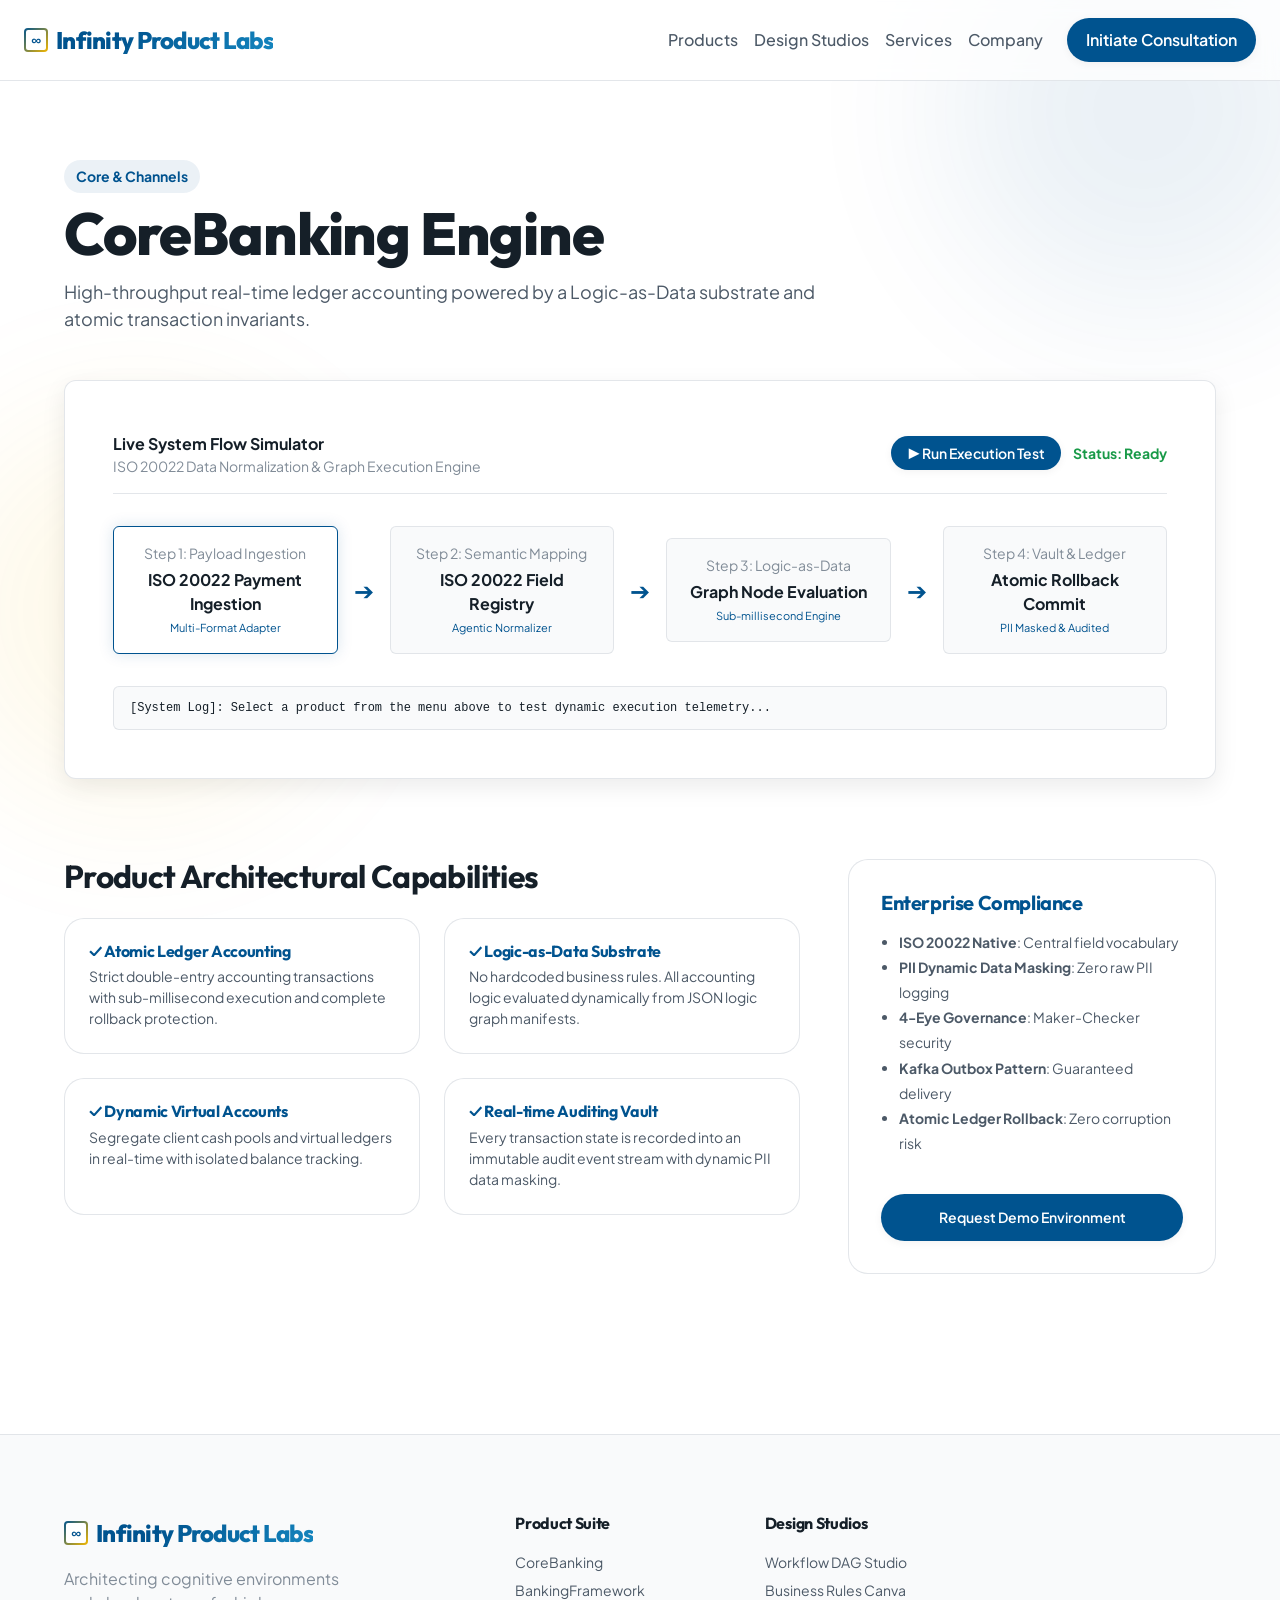
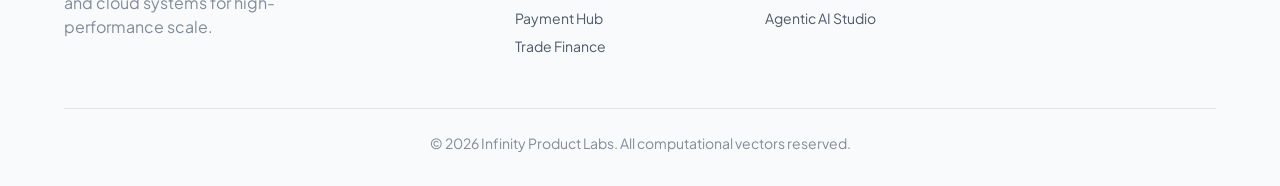
<file: docs/product.html>
<!DOCTYPE html>
<html lang="en">
<head>
  <meta charset="UTF-8">
  <meta name="viewport" content="width=device-width, initial-scale=1.0">
  <title>Product Showcase | Infinity Product Labs</title>
  <meta name="description" content="Explore high-velocity enterprise financial product engines powered by a Logic-as-Data substrate and ISO 20022 semantic data registry.">
  
  <!-- CSS Stylesheets -->
  <link rel="stylesheet" href="css/variables.css?v=2.0">
  <link rel="stylesheet" href="css/reset.css?v=2.0">
  <link rel="stylesheet" href="css/layout.css?v=2.0">
  <link rel="stylesheet" href="css/components.css?v=2.0">
  <style>
    .simulator-box {
      background: var(--bg-card);
      border: 1px solid var(--border-color);
      border-radius: var(--radius-md);
      padding: var(--space-xl);
      box-shadow: var(--shadow-md);
      position: relative;
      overflow: hidden;
    }
    .node-canvas {
      display: flex;
      justify-content: space-between;
      align-items: center;
      gap: 16px;
      margin: var(--space-lg) 0;
      flex-wrap: wrap;
    }
    .node-card {
      background: var(--bg-secondary);
      border: 1px solid var(--border-color);
      border-radius: var(--radius-sm);
      padding: 16px 20px;
      flex: 1;
      min-width: 180px;
      text-align: center;
      transition: var(--transition-smooth);
      position: relative;
    }
    .node-card.active {
      border-color: var(--accent-primary);
      box-shadow: 0 0 15px hsla(205, 100%, 28%, 0.15);
      background: #fff;
    }
    .flow-connector {
      font-size: 1.5rem;
      color: var(--accent-primary);
      animation: pulse 2s infinite;
    }
    @keyframes pulse {
      0%, 100% { opacity: 0.4; transform: scale(1); }
      50% { opacity: 1; transform: scale(1.15); }
    }
    .stat-badge {
      display: inline-block;
      padding: 6px 12px;
      border-radius: var(--radius-full);
      background: hsla(205, 100%, 28%, 0.08);
      color: var(--accent-primary);
      font-weight: 700;
      font-size: var(--fs-xs);
    }
  </style>
</head>
<body>

  <!-- Scroll Progress Bar -->
  <div class="scroll-progress-bar" id="scrollProgress" aria-hidden="true"></div>

  <!-- Floating Background Glows -->
  <div class="glow-orb orb-primary"></div>
  <div class="glow-orb orb-secondary"></div>

  <!-- Header -->
  <header class="site-header" id="siteHeader">
    <div class="container header-container">
      <a href="index.html" class="logo" aria-label="Infinity Product Labs Home">
        <span class="logo-icon" aria-hidden="true" style="border-radius: 4px;">∞</span>
        <span class="logo-text">Infinity Product Labs</span>
      </a>
      
      <nav class="main-nav" id="mainNav" aria-label="Main navigation">
        <ul class="nav-list">
          <!-- Products Mega Menu -->
          <li class="nav-item has-mega-menu">
            <a href="product.html?id=corebanking" class="nav-link has-submenu active">Products</a>
            <div class="mega-menu-panel">
              <div class="mega-grid">
                <!-- Column 1 -->
                <div class="mega-col">
                  <h4 class="mega-heading">Core & Channels</h4>
                  <div class="mega-links">
                    <a href="product.html?id=bankingframework" class="mega-item">
                      <div class="mega-item-icon">∞</div>
                      <div class="mega-item-content">
                        <span class="mega-item-title">BankingFramework</span>
                        <span class="mega-item-desc">Universal financial logic & ledger substrate</span>
                      </div>
                    </a>
                    <a href="product.html?id=corebanking" class="mega-item">
                      <div class="mega-item-icon">∞</div>
                      <div class="mega-item-content">
                        <span class="mega-item-title">CoreBanking</span>
                        <span class="mega-item-desc">High-throughput real-time ledger accounting</span>
                      </div>
                    </a>
                    <a href="product.html?id=virtualaccounts" class="mega-item">
                      <div class="mega-item-icon">∞</div>
                      <div class="mega-item-content">
                        <span class="mega-item-title">Virtual Accounts</span>
                        <span class="mega-item-desc">Dynamic virtual accounts & ledger segregation</span>
                      </div>
                    </a>
                    <a href="product.html?id=cards" class="mega-item">
                      <div class="mega-item-icon">∞</div>
                      <div class="mega-item-content">
                        <span class="mega-item-title">Cards</span>
                        <span class="mega-item-desc">Issuance pipelines and payment processing rails</span>
                      </div>
                    </a>
                  </div>
                </div>
                <!-- Column 2 -->
                <div class="mega-col">
                  <h4 class="mega-heading">Lending & Structured</h4>
                  <div class="mega-links">
                    <a href="product.html?id=commerciallending" class="mega-item">
                      <div class="mega-item-icon">∞</div>
                      <div class="mega-item-content">
                        <span class="mega-item-title">Commercial Lending</span>
                        <span class="mega-item-desc">Corporate credit assessment & facilities management</span>
                      </div>
                    </a>
                    <a href="product.html?id=retaillending" class="mega-item">
                      <div class="mega-item-icon">∞</div>
                      <div class="mega-item-content">
                        <span class="mega-item-title">Retail Lending</span>
                        <span class="mega-item-desc">Automated consumer origination & credit scoring</span>
                      </div>
                    </a>
                    <a href="product.html?id=tradefinance" class="mega-item">
                      <div class="mega-item-icon">∞</div>
                      <div class="mega-item-content">
                        <span class="mega-item-title">Trade Finance</span>
                        <span class="mega-item-desc">Import/export credit & letter of credit cycles</span>
                      </div>
                    </a>
                    <a href="product.html?id=structuredfinance" class="mega-item">
                      <div class="mega-item-icon">∞</div>
                      <div class="mega-item-content">
                        <span class="mega-item-title">Structured Finance</span>
                        <span class="mega-item-desc">Asset-backed securitization & complex credit engines</span>
                      </div>
                    </a>
                  </div>
                </div>
                <!-- Column 3 -->
                <div class="mega-col">
                  <h4 class="mega-heading">Liquidity & Cash</h4>
                  <div class="mega-links">
                    <a href="product.html?id=paymenthub" class="mega-item">
                      <div class="mega-item-icon">∞</div>
                      <div class="mega-item-content">
                        <span class="mega-item-title">Payment Hub</span>
                        <span class="mega-item-desc">Universal payment orchestration and clearing rails</span>
                      </div>
                    </a>
                    <a href="product.html?id=supplychain" class="mega-item">
                      <div class="mega-item-icon">∞</div>
                      <div class="mega-item-content">
                        <span class="mega-item-title">Supply Chain Finance</span>
                        <span class="mega-item-desc">Receivables financing & early payment discounting</span>
                      </div>
                    </a>
                    <a href="product.html?id=liquidity" class="mega-item">
                      <div class="mega-item-icon">∞</div>
                      <div class="mega-item-content">
                        <span class="mega-item-title">LiquidityManagement</span>
                        <span class="mega-item-desc">Dynamic sweeps, cash pooling, & yield optimization</span>
                      </div>
                    </a>
                    <a href="product.html?id=treasury" class="mega-item">
                      <div class="mega-item-icon">∞</div>
                      <div class="mega-item-content">
                        <span class="mega-item-title">TreasuryManagement</span>
                        <span class="mega-item-desc">Risk boundaries, hedging strategies, & cash position</span>
                      </div>
                    </a>
                  </div>
                </div>
                <!-- Column 4: Featured Showcase -->
                <div class="mega-featured-col">
                  <img src="images/featured_menu.png" alt="Product Framework Analytics" class="mega-featured-img">
                  <span class="mega-featured-title">Infinity Ecosystem</span>
                  <span class="mega-featured-desc">Deploy next-generation transaction environments with unified control planes.</span>
                  <a href="contact.html" class="btn btn-primary" style="padding: 0.4rem 1rem; font-size: var(--fs-xs); width: fit-content; margin-top: 4px;">Request Sandbox</a>
                </div>
              </div>
            </div>
          </li>
          
          <!-- Design Studios Mega Menu -->
          <li class="nav-item has-mega-menu">
            <a href="studio.html?id=workflow" class="nav-link has-submenu">Design Studios</a>
            <div class="mega-menu-panel">
              <div class="mega-grid">
                <div class="mega-col">
                  <h4 class="mega-heading">Core & Experience</h4>
                  <div class="mega-links">
                    <a href="studio.html?id=immersive" class="mega-item">
                      <div class="mega-item-icon">✨</div>
                      <div class="mega-item-content">
                        <span class="mega-item-title">Immersive Interface Studio</span>
                        <span class="mega-item-desc">Spatial 3D overlays and AR/VR systems design</span>
                      </div>
                    </a>
                    <a href="studio.html?id=cognitive" class="mega-item">
                      <div class="mega-item-icon">🧠</div>
                      <div class="mega-item-content">
                        <span class="mega-item-title">Cognitive Design Studio</span>
                        <span class="mega-item-desc">Human-centered UI mapping & cognitive tests</span>
                      </div>
                    </a>
                    <a href="studio.html?id=haptic" class="mega-item">
                      <div class="mega-item-icon">⚡</div>
                      <div class="mega-item-content">
                        <span class="mega-item-title">Haptic & Motion Studio</span>
                        <span class="mega-item-desc">Fluid physics-based transition design</span>
                      </div>
                    </a>
                  </div>
                </div>
                <div class="mega-col">
                  <h4 class="mega-heading">Platform Systems</h4>
                  <div class="mega-links">
                    <a href="studio.html?id=workflow" class="mega-item">
                      <div class="mega-item-icon">🔗</div>
                      <div class="mega-item-content">
                        <span class="mega-item-title">Workflow DAG Studio</span>
                        <span class="mega-item-desc">Visual state transition & process builder</span>
                      </div>
                    </a>
                    <a href="studio.html?id=rules" class="mega-item">
                      <div class="mega-item-icon">🔌</div>
                      <div class="mega-item-content">
                        <span class="mega-item-title">Business Rules Canva</span>
                        <span class="mega-item-desc">Logic-as-data rule evaluation graph</span>
                      </div>
                    </a>
                  </div>
                </div>
                <div class="mega-col">
                  <h4 class="mega-heading">AI & Trust Labs</h4>
                  <div class="mega-links">
                    <a href="studio.html?id=agentic" class="mega-item">
                      <div class="mega-item-icon">🤖</div>
                      <div class="mega-item-content">
                        <span class="mega-item-title">Agentic Systems Studio</span>
                        <span class="mega-item-desc">LLM prompt-to-canvas graph generation</span>
                      </div>
                    </a>
                    <a href="studio.html?id=security" class="mega-item">
                      <div class="mega-item-icon">🛡️</div>
                      <div class="mega-item-content">
                        <span class="mega-item-title">Zero-Trust & PII Vault</span>
                        <span class="mega-item-desc">4-eye Maker-Checker & PII Dynamic Masking</span>
                      </div>
                    </a>
                  </div>
                </div>
                <div class="mega-featured-col">
                  <img src="images/slider_cloud.png" alt="Canva Studio Interactive" class="mega-featured-img">
                  <span class="mega-featured-title">Interactive Studios</span>
                  <span class="mega-featured-desc">Explore visual logic node configuration with live DAG execution.</span>
                  <a href="studio.html?id=workflow" class="btn btn-primary" style="padding: 0.4rem 1rem; font-size: var(--fs-xs); width: fit-content; margin-top: 4px;">Launch Studio</a>
                </div>
              </div>
            </div>
          </li>

          <!-- Services Link -->
          <li class="nav-item"><a href="services.html" class="nav-link">Services</a></li>
          <li class="nav-item"><a href="about.html" class="nav-link">Company</a></li>
        </ul>
        <a href="contact.html" class="nav-cta">Initiate Consultation</a>
      </nav>

      <button class="nav-toggle" id="navToggle" aria-expanded="false" aria-controls="mainNav" aria-label="Toggle navigation menu">
        <span></span>
        <span></span>
        <span></span>
      </button>
    </div>
  </header>

  <!-- Main Content -->
  <main>
    <section style="padding: var(--space-2xl) 0; position: relative; z-index: 1;">
      <div class="container">
        
        <!-- Header Title Banner -->
        <div class="section-header" style="text-align: left; margin-bottom: var(--space-xl);">
          <span class="stat-badge" id="productCategory">Product Engine</span>
          <h1 style="font-size: var(--fs-3xl); font-weight: 800; margin-top: 8px; color: var(--text-primary);" id="productTitle">CoreBanking Engine</h1>
          <p style="color: var(--text-secondary); font-size: var(--fs-base); max-width: 800px; margin-top: 12px;" id="productTagline">High-throughput real-time ledger accounting powered by a Logic-as-Data substrate and atomic transaction invariants.</p>
        </div>

        <!-- Interactive Graphical Simulator Section -->
        <div class="simulator-box" style="margin-bottom: var(--space-2xl);">
          <div style="display: flex; justify-content: space-between; align-items: center; border-bottom: 1px solid var(--border-color); padding-bottom: var(--space-sm); flex-wrap: wrap; gap: 12px;">
            <div>
              <span style="font-weight: 700; color: var(--text-primary); font-size: var(--fs-sm);" id="simTitle">Live System Flow Simulator</span>
              <span style="font-size: var(--fs-xs); color: var(--text-muted); display: block;">ISO 20022 Data Normalization & Graph Execution Engine</span>
            </div>
            <div style="display: flex; gap: 12px; align-items: center;">
              <button class="btn btn-primary" id="btnSimulate" style="padding: 0.4rem 1rem; font-size: var(--fs-xs);">▶ Run Execution Test</button>
              <span style="font-size: var(--fs-xs); color: var(--accent-success); font-weight: 700;" id="simStatus">Status: Ready</span>
            </div>
          </div>

          <!-- Flow Diagram Canvas -->
          <div class="node-canvas">
            <div class="node-card active" id="node1">
              <div style="font-size: var(--fs-xs); color: var(--text-muted);">Step 1: Payload Ingestion</div>
              <div style="font-weight: 700; font-size: var(--fs-sm); margin-top: 4px;" id="step1Title">SWIFT / DBF / XLSX</div>
              <div style="font-size: 11px; color: var(--accent-primary); margin-top: 4px;" id="step1Desc">Multi-Format Adapter</div>
            </div>
            <div class="flow-connector">➔</div>
            <div class="node-card" id="node2">
              <div style="font-size: var(--fs-xs); color: var(--text-muted);">Step 2: Semantic Mapping</div>
              <div style="font-weight: 700; font-size: var(--fs-sm); margin-top: 4px;">ISO 20022 Field Registry</div>
              <div style="font-size: 11px; color: var(--accent-primary); margin-top: 4px;">Agentic Normalizer</div>
            </div>
            <div class="flow-connector">➔</div>
            <div class="node-card" id="node3">
              <div style="font-size: var(--fs-xs); color: var(--text-muted);">Step 3: Logic-as-Data</div>
              <div style="font-weight: 700; font-size: var(--fs-sm); margin-top: 4px;">Graph Node Evaluation</div>
              <div style="font-size: 11px; color: var(--accent-primary); margin-top: 4px;">Sub-millisecond Engine</div>
            </div>
            <div class="flow-connector">➔</div>
            <div class="node-card" id="node4">
              <div style="font-size: var(--fs-xs); color: var(--text-muted);">Step 4: Vault & Ledger</div>
              <div style="font-weight: 700; font-size: var(--fs-sm); margin-top: 4px;">Atomic Rollback Commit</div>
              <div style="font-size: 11px; color: var(--accent-primary); margin-top: 4px;">PII Masked & Audited</div>
            </div>
          </div>

          <!-- Execution Telemetry Output -->
          <div style="background: var(--bg-secondary); border-radius: var(--radius-sm); padding: 12px 16px; font-family: monospace; font-size: 12px; color: var(--text-primary); border: 1px solid var(--border-color);" id="simLog">
            [System Log]: Select a product from the menu above to test dynamic execution telemetry...
          </div>
        </div>

        <!-- Product Features & Architectural Specs Grid -->
        <div style="display: grid; grid-template-columns: 2fr 1fr; gap: var(--space-xl); align-items: start;">
          <div>
            <h2 style="font-size: var(--fs-xl); margin-bottom: var(--space-md);">Product Architectural Capabilities</h2>
            <div style="display: grid; grid-template-columns: 1fr 1fr; gap: var(--space-md);" id="featuresGrid">
              <!-- Rendered via JS -->
            </div>
          </div>
          <div>
            <div class="glass-card" style="padding: var(--space-lg);">
              <h3 style="font-size: var(--fs-md); margin-bottom: var(--space-sm); color: var(--accent-primary);">Enterprise Compliance</h3>
              <ul style="padding-left: 18px; color: var(--text-secondary); font-size: var(--fs-xs); line-height: 1.8;">
                <li><strong>ISO 20022 Native</strong>: Central field vocabulary</li>
                <li><strong>PII Dynamic Data Masking</strong>: Zero raw PII logging</li>
                <li><strong>4-Eye Governance</strong>: Maker-Checker security</li>
                <li><strong>Kafka Outbox Pattern</strong>: Guaranteed delivery</li>
                <li><strong>Atomic Ledger Rollback</strong>: Zero corruption risk</li>
              </ul>
              <a href="contact.html" class="btn btn-primary" style="width: 100%; margin-top: var(--space-md); font-size: var(--fs-xs); text-align: center;">Request Demo Environment</a>
            </div>
          </div>
        </div>

      </div>
    </section>
  </main>

  <!-- Footer -->
  <footer class="site-footer">
    <div class="container">
      <div class="footer-grid">
        <div class="footer-brand">
          <a href="index.html" class="logo" aria-label="Infinity Product Labs Home">
            <span class="logo-icon" aria-hidden="true" style="border-radius: 4px;">∞</span>
            <span class="logo-text">Infinity Product Labs</span>
          </a>
          <p>Architecting cognitive environments and cloud systems for high-performance scale.</p>
        </div>
        <div>
          <h4 style="font-size: var(--fs-sm); font-weight: 700; margin-bottom: var(--space-sm);">Product Suite</h4>
          <ul style="list-style: none; padding: 0; margin: 0; line-height: 2; font-size: var(--fs-xs);">
            <li><a href="product.html?id=corebanking" style="color: var(--text-secondary); text-decoration: none;">CoreBanking</a></li>
            <li><a href="product.html?id=bankingframework" style="color: var(--text-secondary); text-decoration: none;">BankingFramework</a></li>
            <li><a href="product.html?id=paymenthub" style="color: var(--text-secondary); text-decoration: none;">Payment Hub</a></li>
            <li><a href="product.html?id=tradefinance" style="color: var(--text-secondary); text-decoration: none;">Trade Finance</a></li>
          </ul>
        </div>
        <div>
          <h4 style="font-size: var(--fs-sm); font-weight: 700; margin-bottom: var(--space-sm);">Design Studios</h4>
          <ul style="list-style: none; padding: 0; margin: 0; line-height: 2; font-size: var(--fs-xs);">
            <li><a href="studio.html?id=workflow" style="color: var(--text-secondary); text-decoration: none;">Workflow DAG Studio</a></li>
            <li><a href="studio.html?id=rules" style="color: var(--text-secondary); text-decoration: none;">Business Rules Canva</a></li>
            <li><a href="studio.html?id=agentic" style="color: var(--text-secondary); text-decoration: none;">Agentic AI Studio</a></li>
          </ul>
        </div>
      </div>
      <div style="border-top: 1px solid var(--border-color); margin-top: var(--space-xl); padding-top: var(--space-md); text-align: center; font-size: var(--fs-xs); color: var(--text-muted);">
        <p>&copy; 2026 Infinity Product Labs. All computational vectors reserved.</p>
      </div>
    </div>
  </footer>

  <!-- Scripts -->
  <script src="js/main.js?v=2.0"></script>
  <script>
    // Product Database & Interactive Router
    const productsData = {
      corebanking: {
        category: "Core & Channels",
        title: "CoreBanking Engine",
        tagline: "High-throughput real-time ledger accounting powered by a Logic-as-Data substrate and atomic transaction invariants.",
        step1: "ISO 20022 Payment Ingestion",
        features: [
          { title: "Atomic Ledger Accounting", desc: "Strict double-entry accounting transactions with sub-millisecond execution and complete rollback protection." },
          { title: "Logic-as-Data Substrate", desc: "No hardcoded business rules. All accounting logic evaluated dynamically from JSON logic graph manifests." },
          { title: "Dynamic Virtual Accounts", desc: "Segregate client cash pools and virtual ledgers in real-time with isolated balance tracking." },
          { title: "Real-time Auditing Vault", desc: "Every transaction state is recorded into an immutable audit event stream with dynamic PII data masking." }
        ]
      },
      bankingframework: {
        category: "Core & Channels",
        title: "BankingFramework Substrate",
        tagline: "Universal financial logic & ledger substrate connecting core transaction systems to edge channels.",
        step1: "API Payload Ingestion",
        features: [
          { title: "Universal Logic Manifests", desc: "Single contract binding Layer 1 visual canvases directly to FastAPI & Kafka backend execution nodes." },
          { title: "Multi-Domain ISO Registry", desc: "Standardizes all financial fields into ISO 20022 field arrays across all banking channels." },
          { title: "Dynamic State Transitions", desc: "Configurable workflow state machines that transition balances based on visual trigger nodes." },
          { title: "Fault-Tolerant Resumability", desc: "Celery distributed workers with asynchronous checkpointing ensure zero data loss during high load spikes." }
        ]
      },
      virtualaccounts: {
        category: "Core & Channels",
        title: "Virtual Accounts Engine",
        tagline: "Dynamic virtual account creation, sub-ledger segregation, and cash pool management.",
        step1: "Virtual Account Allocation",
        features: [
          { title: "Dynamic Sub-Ledger Segregation", desc: "Instantly create millions of isolated virtual ledgers under a single master physical account." },
          { title: "Real-time Cash Pooling", desc: "Automated liquidity sweeps and multi-currency balance consolidation in real-time." },
          { title: "Custom Routing Rules", desc: "Define inbound payment routing policies using visual logic-as-data rule manifests." },
          { title: "Audit Trail Integrity", desc: "Full transaction lineage tracking with dynamic PII data masking on all logs." }
        ]
      },
      cards: {
        category: "Core & Channels",
        title: "Cards & Issuance Rails",
        tagline: "Real-time card authorization, balance reserves, and multi-rail payment processing.",
        step1: "ISO 8583 / ISO 20022 Card Payload",
        features: [
          { title: "Sub-Millisecond Authorization", desc: "Validate card balance holds and spending limits in under 15ms via in-memory cache matrices." },
          { title: "Dynamic Spend Limits", desc: "Enforce merchant-category and velocity controls configured via visual rule canvases." },
          { title: "Multi-Currency Settlement", desc: "Real-time FX conversion and clearing settlement across VISA/Mastercard/UPI rails." },
          { title: "Tokenized Vault Security", desc: "Zero PAN exposure with hardware security module (HSM) dynamic tokenization." }
        ]
      },
      commerciallending: {
        category: "Lending & Structured",
        title: "Commercial Lending Engine",
        tagline: "Automated corporate credit assessment, facility structuring, and syndicated loan management.",
        step1: "Corporate Financial Ingestion",
        features: [
          { title: "Visual Credit Policy Canvas", desc: "Configure corporate debt-service coverage (DSCR) rules visually without redeploying code." },
          { title: "Automated Facility Structuring", desc: "Dynamic tranche creation, multi-currency credit limits, and automated covenant monitoring." },
          { title: "4-Eye Maker-Checker Approval", desc: "Mandatory multi-user authorization gates built directly into credit approval state transitions." },
          { title: "Syndicated Risk Distribution", desc: "Real-time participant exposure tracking with dynamic fee distribution graphs." }
        ]
      },
      retaillending: {
        category: "Lending & Structured",
        title: "Retail Lending & Origination Engine",
        tagline: "Sub-second consumer credit scoring, loan origination, and automated disbursement.",
        step1: "KYC & Bureau Data Payload",
        features: [
          { title: "Instant Credit Decisioning", desc: "Evaluate applicant creditworthiness using automated scoring models within 300ms." },
          { title: "Flexible Repayment Schedules", desc: "Generate custom amortizations, compounding schedules, and grace periods dynamically." },
          { title: "Automated Collections Workflow", desc: "Visual delinquency escalation pathways and automated payment retry triggers." },
          { title: "Dynamic Rate Adjustments", desc: "Adjust interest benchmarks automatically based on central bank base rate changes." }
        ]
      },
      tradefinance: {
        category: "Lending & Structured",
        title: "Trade Finance Platform",
        tagline: "Import/export credit, letters of credit (LC), and automated document compliance validation.",
        step1: "LC / Bill of Lading Document",
        features: [
          { title: "Agentic Document Parsing", desc: "Extracts terms from unstructured PDFs, DBFs, and XML trade documents into ISO fields automatically." },
          { title: "Letter of Credit Workflow", desc: "Visual LC issuance, amendment, presentation, and payment settlement state machines." },
          { title: "Sanctions & Compliance Audit", desc: "Real-time vessel tracking and sanctions list screening with PII dynamic data masking." },
          { title: "Supply Chain Factoring", desc: "Early payment discounting and invoice verification with automated ledger credit." }
        ]
      },
      structuredfinance: {
        category: "Lending & Structured",
        title: "Structured Finance & Securitization Engine",
        tagline: "Asset-backed securitization, tranche waterfalls, and complex credit analytics.",
        step1: "Asset Pool Portfolio Ingestion",
        features: [
          { title: "Tranche Waterfall Engine", desc: "Simulate cash flow distributions across Senior, Mezzanine, and Equity tranches dynamically." },
          { title: "Stress Testing & Monte Carlo", desc: "Run high-velocity default rate simulations across 100,000 credit portfolios in seconds." },
          { title: "Investor Reporting Vault", desc: "Generate immutable compliance audit packages and real-time yield distribution ledgers." },
          { title: "Risk Mitigation Graph", desc: "Bind hedging instruments and interest rate swaps directly into tranche cash flow nodes." }
        ]
      },
      paymenthub: {
        category: "Liquidity & Cash",
        title: "Payment Hub Orchestration Engine",
        tagline: "Universal payment orchestration, clearing rails, and multi-format payload transformation.",
        step1: "SWIFT / FedWire / ACH Payload",
        features: [
          { title: "Multi-Format File Transformation", desc: "Converts legacy SWIFT MT, DBF, XLSX, PDF, and XML messages into standardized ISO 20022 XML formats automatically." },
          { title: "Sub-Second Fraud Validation", desc: "Evaluates multi-agent behavioral scoring models within 45 milliseconds prior to settlement." },
          { title: "Kafka Transactional Outbox", desc: "Guarantees exact-once message delivery to clearing houses and downstream ledger nodes." },
          { title: "Dynamic Fee & Tariff Graph", desc: "Calculates complex tiered routing fees using visual symbolic calculation graphs." }
        ]
      },
      supplychain: {
        category: "Liquidity & Cash",
        title: "Supply Chain Finance & Factoring",
        tagline: "Receivables financing, buyer-approved early payment discounting, and vendor portals.",
        step1: "Vendor Invoice Payload",
        features: [
          { title: "Dynamic Early Payment Discounting", desc: "Calculate sliding-scale APR discounts based on payment acceleration timelines." },
          { title: "ERP & Accounting Integration", desc: "Seamless multi-format data syncing with SAP, Oracle, and NetSuite ledgers." },
          { title: "Buyer Approval Workflows", desc: "4-Eye Maker-Checker invoice verification with cryptographic audit logs." },
          { title: "Automated Disbursement Rails", desc: "Instant supplier payouts via local clearing networks and real-time virtual accounts." }
        ]
      },
      liquidity: {
        category: "Liquidity & Cash",
        title: "Liquidity Management Engine",
        tagline: "Dynamic cash sweeps, zero-balance accounting (ZBA), and automated yield optimization.",
        step1: "Multi-Entity Balance Feed",
        features: [
          { title: "Automated Cash Sweeping", desc: "Execute automated target-balance and zero-balance sweeps across global bank accounts." },
          { title: "Cross-Border Pooling", desc: "Notional pooling and interest optimization across multi-jurisdictional subsidiaries." },
          { title: "Real-time Cash Forecasting", desc: "Predictive ML cash position forecasting powered by historical transaction graph telemetry." },
          { title: "Liquidity Barrier Guards", desc: "Set strict min/max liquidity thresholds with automated alerts and reserve triggers." }
        ]
      },
      treasury: {
        category: "Liquidity & Cash",
        title: "Treasury Management System",
        tagline: "Enterprise risk boundaries, FX hedging strategies, and real-time cash position monitoring.",
        step1: "FX & Market Rate Feed",
        features: [
          { title: "Real-time FX Position Tracking", desc: "Monitor multi-currency exposures live with sub-second portfolio revaluation." },
          { title: "Automated Derivative Hedging", desc: "Bind forward contracts and options to underlying commercial cash flows automatically." },
          { title: "Risk Boundary Enforcement", desc: "Hard-stop risk limits configured via visual rule canvases with zero hardcoded code." },
          { title: "Regulatory Capital Reporting", desc: "Generate Basel III / IV capital adequacy and liquidity coverage ratio (LCR) reports." }
        ]
      }
    };

    // Load active product from URL parameter
    const urlParams = new URLSearchParams(window.location.search);
    const productId = urlParams.get('id') || 'corebanking';
    const activeProduct = productsData[productId] || productsData['corebanking'];

    // Render Product Details
    document.getElementById('productCategory').innerText = activeProduct.category;
    document.getElementById('productTitle').innerText = activeProduct.title;
    document.getElementById('productTagline').innerText = activeProduct.tagline;
    document.getElementById('step1Title').innerText = activeProduct.step1;

    const featuresGrid = document.getElementById('featuresGrid');
    featuresGrid.innerHTML = activeProduct.features.map(f => `
      <div class="glass-card" style="padding: var(--space-md);">
        <h4 style="font-size: var(--fs-sm); color: var(--accent-primary); margin-bottom: 6px;">✓ ${f.title}</h4>
        <p style="color: var(--text-secondary); font-size: var(--fs-xs); line-height: 1.5;">${f.desc}</p>
      </div>
    `).join('');

    // Simulator Interactive Script
    const btnSimulate = document.getElementById('btnSimulate');
    const simStatus = document.getElementById('simStatus');
    const simLog = document.getElementById('simLog');

    btnSimulate.addEventListener('click', () => {
      let step = 1;
      simStatus.innerText = "Status: Executing Graph...";
      simStatus.style.color = "var(--accent-secondary)";
      
      const interval = setInterval(() => {
        document.querySelectorAll('.node-card').forEach(n => n.classList.remove('active'));
        const activeNode = document.getElementById(`node${step}`);
        if (activeNode) activeNode.classList.add('active');

        if (step === 1) {
          simLog.innerText = `[${new Date().toLocaleTimeString()}] INGESTION: Received raw payload for ${activeProduct.title}. Normalizing headers...`;
        } else if (step === 2) {
          simLog.innerText = `[${new Date().toLocaleTimeString()}] SEMANTIC BLOODSTREAM: Mapped fields to ISO 20022 registry. Dynamic data masking applied.`;
        } else if (step === 3) {
          simLog.innerText = `[${new Date().toLocaleTimeString()}] DETERMINISTIC ENGINE: Logic-as-Data graph evaluated in 0.42ms. Zero hardcoded rules triggered.`;
        } else if (step === 4) {
          simLog.innerText = `[${new Date().toLocaleTimeString()}] VAULT COMMIT: Transaction committed to PostgreSQL ledger with Kafka Outbox relay. Status 200 OK.`;
          simStatus.innerText = "Status: Completed (0.42ms)";
          simStatus.style.color = "var(--accent-success)";
          clearInterval(interval);
        }
        step++;
      }, 700);
    });
  </script>
</body>
</html>
</file>
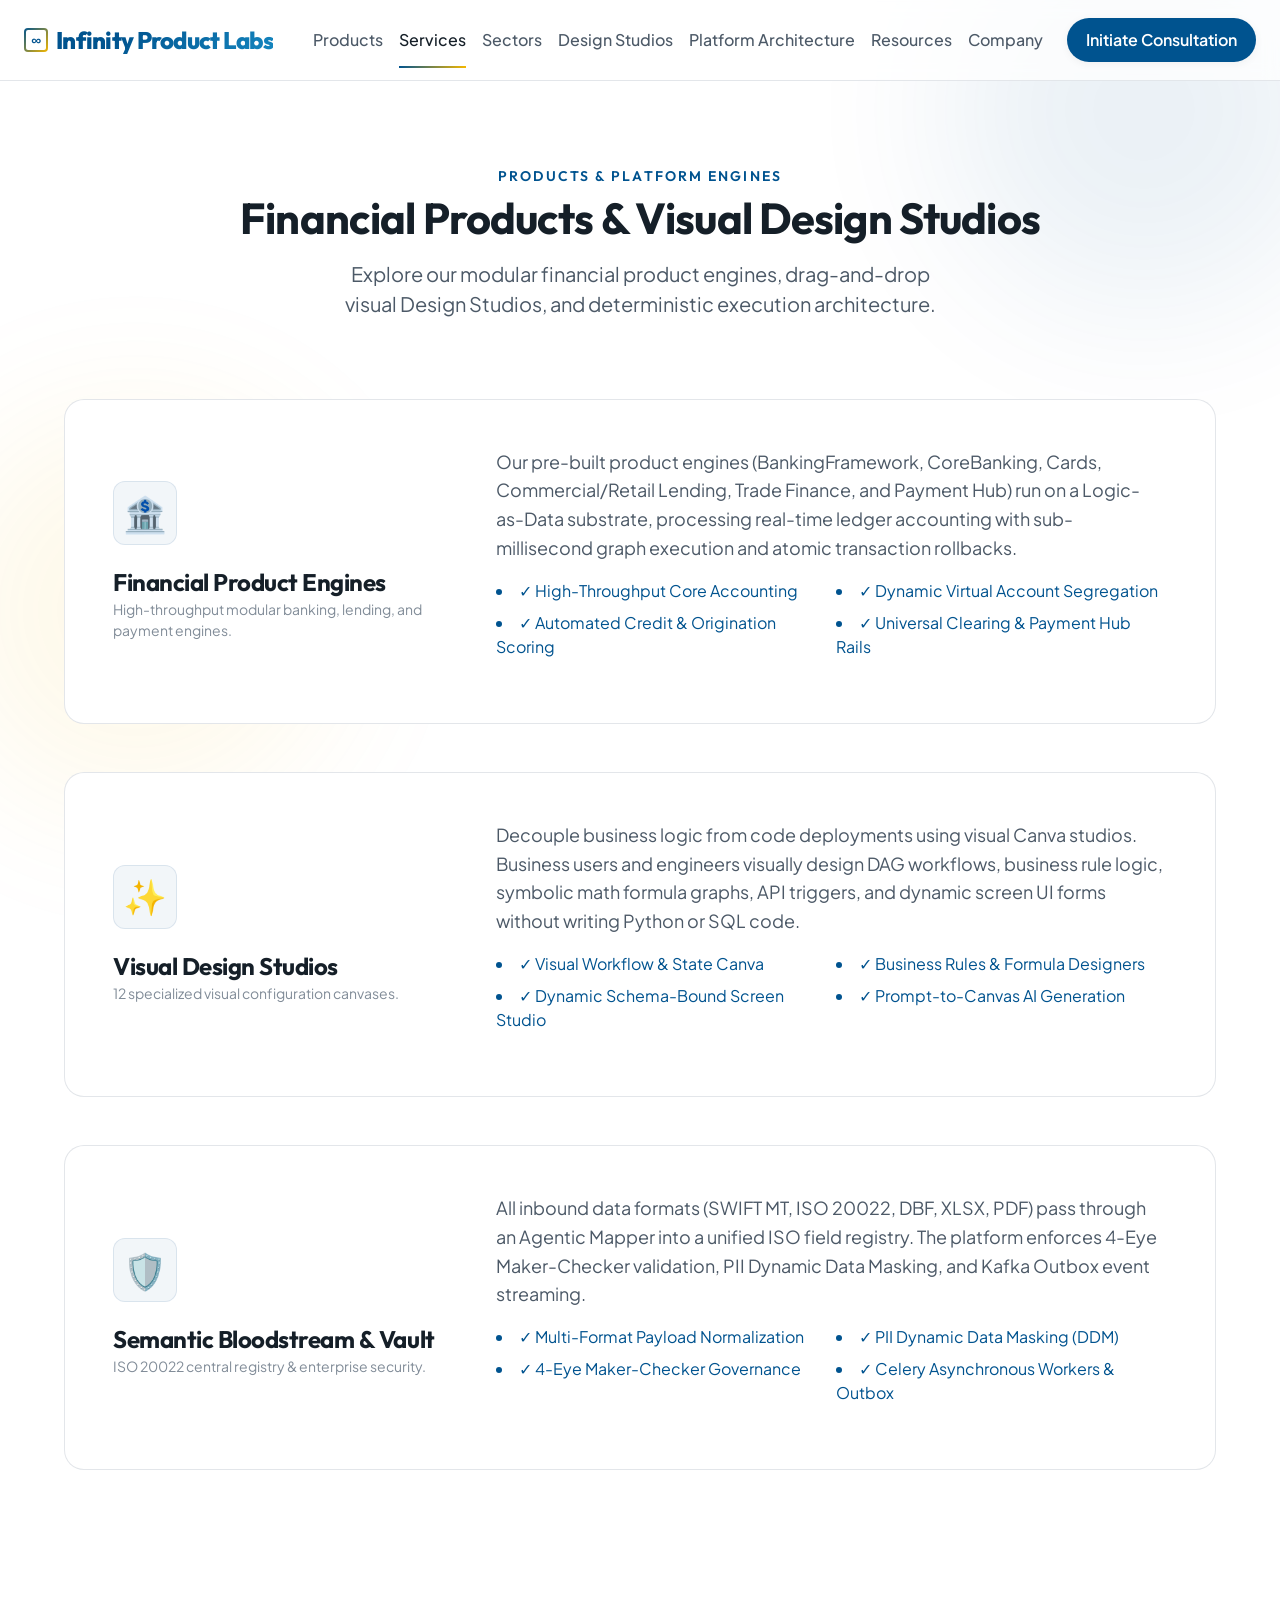
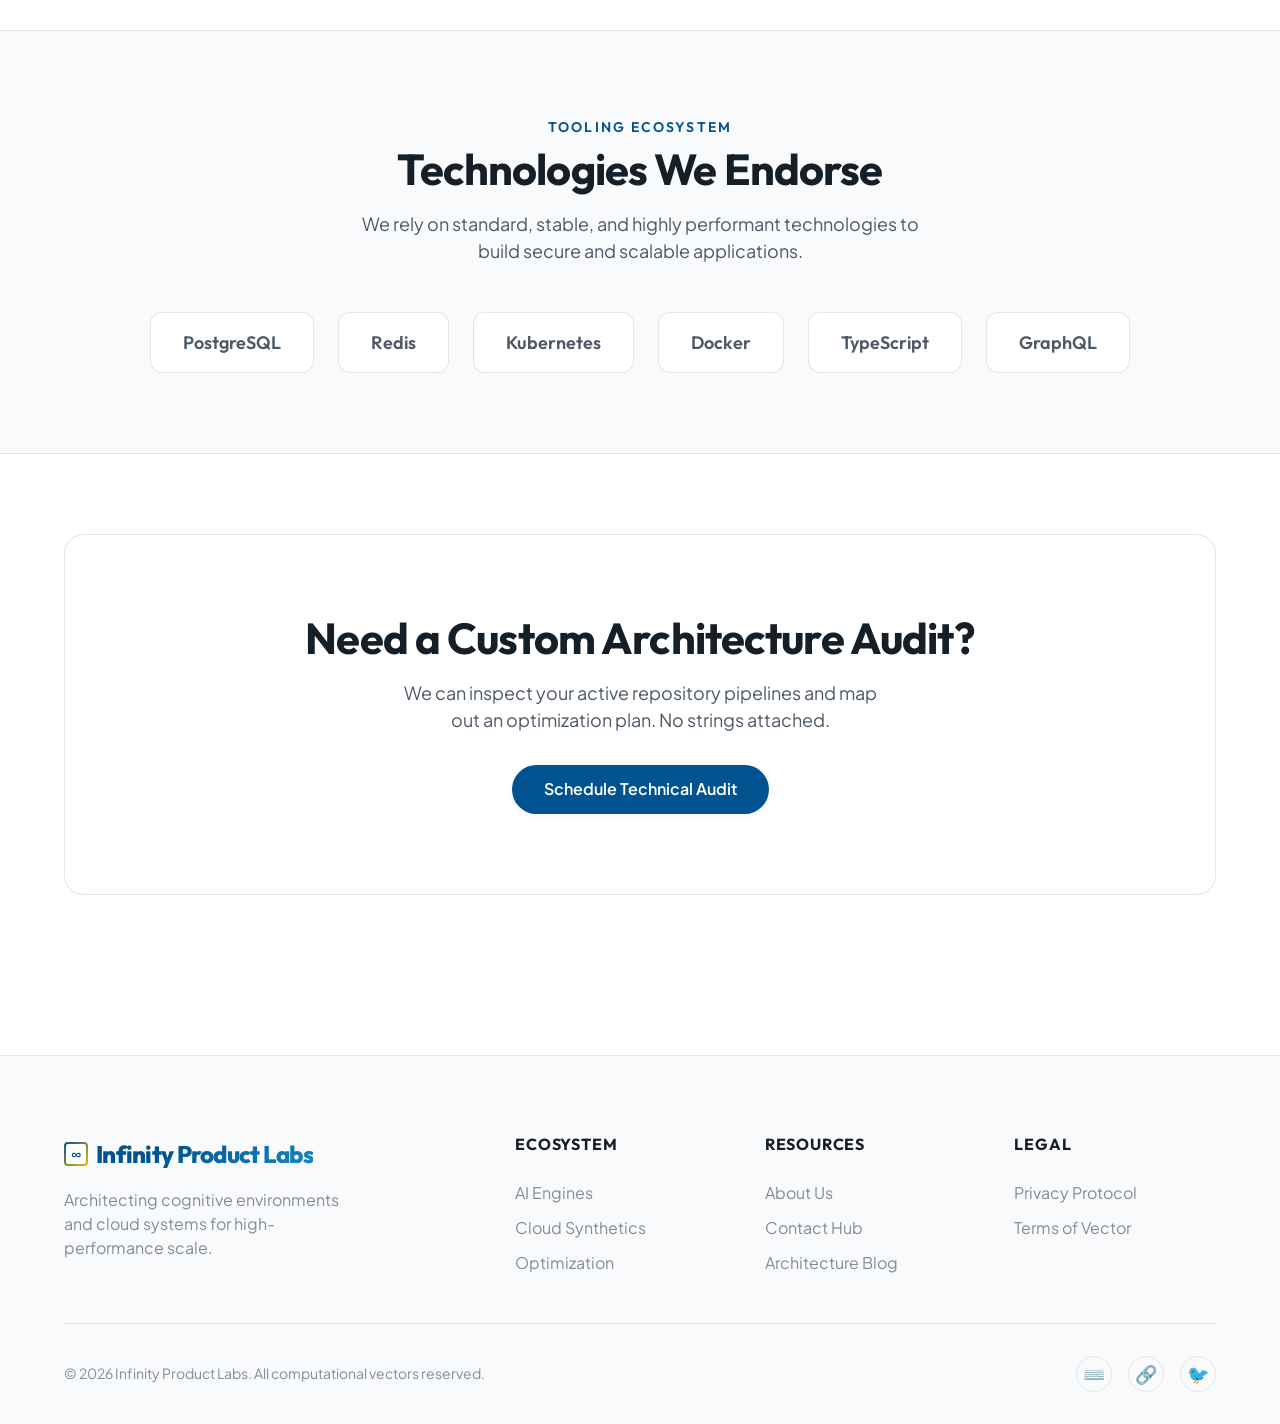
<file: docs/services.html>
<!DOCTYPE html>
<html lang="en">
<head>
  <meta charset="UTF-8">
  <meta name="viewport" content="width=device-width, initial-scale=1.0">
  <title>Services & Solutions | Infinity Product Labs</title>
  <meta name="description" content="Discover our cognitive technology services, including agentic AI engineering, sub-second latency cloud setups, and real-time database acceleration.">
  
  <!-- CSS Stylesheets -->
  <link rel="stylesheet" href="css/variables.css?v=2.0">
  <link rel="stylesheet" href="css/reset.css?v=2.0">
  <link rel="stylesheet" href="css/layout.css?v=2.0">
  <link rel="stylesheet" href="css/components.css?v=2.0">
</head>
<body>

  <!-- Scroll Progress Bar -->
  <div class="scroll-progress-bar" id="scrollProgress" aria-hidden="true"></div>

  <!-- Floating Background Glows -->
  <div class="glow-orb orb-primary"></div>
  <div class="glow-orb orb-secondary"></div>

  <!-- Header -->
  <header class="site-header" id="siteHeader">
    <div class="container header-container">
      <a href="index.html" class="logo" aria-label="Infinity Product Labs Home">
        <span class="logo-icon" aria-hidden="true" style="border-radius: 4px;">∞</span>
        <span class="logo-text">Infinity Product Labs</span>
      </a>
      
      <nav class="main-nav" id="mainNav" aria-label="Main navigation">
        <ul class="nav-list">
          <!-- Products Mega Menu -->
          <li class="nav-item has-mega-menu">
            <a href="index.html" class="nav-link has-submenu">Products</a>
            <div class="mega-menu-panel">
              <div class="mega-grid">
                <!-- Column 1 -->
                <div class="mega-col">
                  <h4 class="mega-heading">Core & Channels</h4>
                  <div class="mega-links">
                    <a href="services.html" class="mega-item">
                      <div class="mega-item-icon">∞</div>
                      <div class="mega-item-content">
                        <span class="mega-item-title">BankingFramework</span>
                        <span class="mega-item-desc">Universal financial logic & ledger substrate</span>
                      </div>
                    </a>
                    <a href="services.html" class="mega-item">
                      <div class="mega-item-icon">∞</div>
                      <div class="mega-item-content">
                        <span class="mega-item-title">CoreBanking</span>
                        <span class="mega-item-desc">High-throughput real-time ledger accounting</span>
                      </div>
                    </a>
                    <a href="services.html" class="mega-item">
                      <div class="mega-item-icon">∞</div>
                      <div class="mega-item-content">
                        <span class="mega-item-title">Virtual Accounts</span>
                        <span class="mega-item-desc">Dynamic virtual accounts & ledger segregation</span>
                      </div>
                    </a>
                    <a href="services.html" class="mega-item">
                      <div class="mega-item-icon">∞</div>
                      <div class="mega-item-content">
                        <span class="mega-item-title">Cards</span>
                        <span class="mega-item-desc">Issuance pipelines and payment processing rails</span>
                      </div>
                    </a>
                  </div>
                </div>
                <!-- Column 2 -->
                <div class="mega-col">
                  <h4 class="mega-heading">Lending & Structured</h4>
                  <div class="mega-links">
                    <a href="services.html" class="mega-item">
                      <div class="mega-item-icon">∞</div>
                      <div class="mega-item-content">
                        <span class="mega-item-title">Commercial Lending</span>
                        <span class="mega-item-desc">Corporate credit assessment & facilities management</span>
                      </div>
                    </a>
                    <a href="services.html" class="mega-item">
                      <div class="mega-item-icon">∞</div>
                      <div class="mega-item-content">
                        <span class="mega-item-title">Retail Lending</span>
                        <span class="mega-item-desc">Automated consumer origination & credit scoring</span>
                      </div>
                    </a>
                    <a href="services.html" class="mega-item">
                      <div class="mega-item-icon">∞</div>
                      <div class="mega-item-content">
                        <span class="mega-item-title">Trade Finance</span>
                        <span class="mega-item-desc">Import/export credit & letter of credit cycles</span>
                      </div>
                    </a>
                    <a href="services.html" class="mega-item">
                      <div class="mega-item-icon">∞</div>
                      <div class="mega-item-content">
                        <span class="mega-item-title">Structured Finance</span>
                        <span class="mega-item-desc">Asset-backed securitization & complex credit engines</span>
                      </div>
                    </a>
                  </div>
                </div>
                <!-- Column 3 -->
                <div class="mega-col">
                  <h4 class="mega-heading">Liquidity & Cash</h4>
                  <div class="mega-links">
                    <a href="services.html" class="mega-item">
                      <div class="mega-item-icon">∞</div>
                      <div class="mega-item-content">
                        <span class="mega-item-title">Payment Hub</span>
                        <span class="mega-item-desc">Universal payment orchestration and clearing rails</span>
                      </div>
                    </a>
                    <a href="services.html" class="mega-item">
                      <div class="mega-item-icon">∞</div>
                      <div class="mega-item-content">
                        <span class="mega-item-title">Supply Chain Finance and Factoring</span>
                        <span class="mega-item-desc">Receivables financing & early payment discounting</span>
                      </div>
                    </a>
                    <a href="services.html" class="mega-item">
                      <div class="mega-item-icon">∞</div>
                      <div class="mega-item-content">
                        <span class="mega-item-title">LiquidityManagement</span>
                        <span class="mega-item-desc">Dynamic sweeps, cash pooling, & yield optimization</span>
                      </div>
                    </a>
                    <a href="services.html" class="mega-item">
                      <div class="mega-item-icon">∞</div>
                      <div class="mega-item-content">
                        <span class="mega-item-title">TreasuryManagement</span>
                        <span class="mega-item-desc">Risk boundaries, hedging strategies, & cash position</span>
                      </div>
                    </a>
                  </div>
                </div>
                <!-- Column 4: Featured Showcase -->
                <div class="mega-featured-col">
                  <img src="images/featured_menu.png" alt="Product Framework Analytics" class="mega-featured-img">
                  <span class="mega-featured-title">Infinity Ecosystem</span>
                  <span class="mega-featured-desc">Deploy next-generation transaction environments with unified control planes.</span>
                  <a href="services.html" class="btn btn-primary" style="padding: 0.4rem 1rem; font-size: var(--fs-xs); width: fit-content; margin-top: 4px;">Learn More</a>
                </div>
              </div>
            </div>
          </li>
          
          <!-- Services Mega Menu -->
          <li class="nav-item has-mega-menu">
            <a href="services.html" class="nav-link has-submenu active">Services</a>
            <div class="mega-menu-panel">
              <div class="mega-grid">
                <!-- Column 1 -->
                <div class="mega-col">
                  <h4 class="mega-heading">AI & Agentic Engines</h4>
                  <div class="mega-links">
                    <a href="services.html" class="mega-item">
                      <div class="mega-item-icon">🧠</div>
                      <div class="mega-item-content">
                        <span class="mega-item-title">Infinity Product Labs Mind</span>
                        <span class="mega-item-desc">Autonomous reasoning and LLM agent pipelines</span>
                      </div>
                    </a>
                    <a href="services.html" class="mega-item">
                      <div class="mega-item-icon">⚙️</div>
                      <div class="mega-item-content">
                        <span class="mega-item-title">Infinity Product Labs Core</span>
                        <span class="mega-item-desc">Cognitive subgrids and multi-agent coordination</span>
                      </div>
                    </a>
                  </div>
                </div>
                <!-- Column 2 -->
                <div class="mega-col">
                  <h4 class="mega-heading">Cloud Orchestration</h4>
                  <div class="mega-links">
                    <a href="services.html" class="mega-item">
                      <div class="mega-item-icon">🌐</div>
                      <div class="mega-item-content">
                        <span class="mega-item-title">Cloud Synthetics</span>
                        <span class="mega-item-desc">Automated multicloud provisioning and syncing</span>
                      </div>
                    </a>
                    <a href="services.html" class="mega-item">
                      <div class="mega-item-icon">⚡</div>
                      <div class="mega-item-content">
                        <span class="mega-item-title">Edge Flow</span>
                        <span class="mega-item-desc">Telemetry-aware serverless auto-scaling triggers</span>
                      </div>
                    </a>
                  </div>
                </div>
                <!-- Column 3 -->
                <div class="mega-col">
                  <h4 class="mega-heading">Performance Engine</h4>
                  <div class="mega-links">
                    <a href="services.html" class="mega-item">
                      <div class="mega-item-icon">🚀</div>
                      <div class="mega-item-content">
                        <span class="mega-item-title">Cache Matrix</span>
                        <span class="mega-item-desc">Sub-millisecond query caching tier</span>
                      </div>
                    </a>
                    <a href="services.html" class="mega-item">
                      <div class="mega-item-icon">📊</div>
                      <div class="mega-item-content">
                        <span class="mega-item-title">Stream Telemetry</span>
                        <span class="mega-item-desc">Real-time metrics logging and query audit logs</span>
                      </div>
                    </a>
                  </div>
                </div>
                <!-- Column 4: Featured Showcase (LTTS style) -->
                <div class="mega-featured-col">
                  <img src="images/featured_menu.png" alt="Analytics Dashboard Showcase" class="mega-featured-img">
                  <span class="mega-featured-title">Platform Insights</span>
                  <span class="mega-featured-desc">Explore how our analytics dashboard manages multicloud systems dynamically.</span>
                  <a href="services.html" class="btn btn-primary" style="padding: 0.4rem 1rem; font-size: var(--fs-xs); width: fit-content; margin-top: 4px;">Learn More</a>
                </div>
              </div>
            </div>
          </li>
          
          <!-- Sectors Mega Menu -->
          <li class="nav-item has-mega-menu">
            <a href="#" class="nav-link has-submenu">Sectors</a>
            <div class="mega-menu-panel">
              <div class="mega-grid">
                <!-- Column 1 -->
                <div class="mega-col">
                  <h4 class="mega-heading">Financial Tech</h4>
                  <div class="mega-links">
                    <a href="services.html" class="mega-item">
                      <div class="mega-item-icon">🏦</div>
                      <div class="mega-item-content">
                        <span class="mega-item-title">Cognitive Finance</span>
                        <span class="mega-item-desc">Sub-second transaction processing & fraud detection</span>
                      </div>
                    </a>
                  </div>
                </div>
                <!-- Column 2 -->
                <div class="mega-col">
                  <h4 class="mega-heading">Operations</h4>
                  <div class="mega-links">
                    <a href="services.html" class="mega-item">
                      <div class="mega-item-icon">📦</div>
                      <div class="mega-item-content">
                        <span class="mega-item-title">Smart Logistics</span>
                        <span class="mega-item-desc">Autonomous routing & inventory predictions</span>
                      </div>
                    </a>
                  </div>
                </div>
                <!-- Column 3 -->
                <div class="mega-col">
                  <h4 class="mega-heading">SaaS & Scale</h4>
                  <div class="mega-links">
                    <a href="services.html" class="mega-item">
                      <div class="mega-item-icon">🔌</div>
                      <div class="mega-item-content">
                        <span class="mega-item-title">Enterprise SaaS</span>
                        <span class="mega-item-desc">Multi-tenant orchestration for digital products</span>
                      </div>
                    </a>
                  </div>
                </div>
                <!-- Column 4: Featured Showcase (LTTS style) -->
                <div class="mega-featured-col">
                  <img src="images/slider_cloud.png" alt="Fintech Solutions" class="mega-featured-img">
                  <span class="mega-featured-title">Fintech Architecture</span>
                  <span class="mega-featured-desc">See how we processed $1.2B with sub-millisecond fraud validation latency.</span>
                  <a href="services.html" class="btn btn-primary" style="padding: 0.4rem 1rem; font-size: var(--fs-xs); width: fit-content; margin-top: 4px;">Read Case Study</a>
                </div>
              </div>
            </div>
          </li>

          <!-- Design Studios Mega Menu -->
          <li class="nav-item has-mega-menu">
            <a href="#" class="nav-link has-submenu">Design Studios</a>
            <div class="mega-menu-panel">
              <div class="mega-grid">
                <!-- Column 1 -->
                <div class="mega-col">
                  <h4 class="mega-heading">Core & Experience</h4>
                  <div class="mega-links">
                    <a href="services.html" class="mega-item">
                      <div class="mega-item-icon">✨</div>
                      <div class="mega-item-content">
                        <span class="mega-item-title">Immersive Interface Studio</span>
                        <span class="mega-item-desc">Spatial 3D overlays and AR/VR systems design</span>
                      </div>
                    </a>
                    <a href="services.html" class="mega-item">
                      <div class="mega-item-icon">🧠</div>
                      <div class="mega-item-content">
                        <span class="mega-item-title">Cognitive Design Studio</span>
                        <span class="mega-item-desc">Human-centered UI mapping & cognitive tests</span>
                      </div>
                    </a>
                    <a href="services.html" class="mega-item">
                      <div class="mega-item-icon">⚡</div>
                      <div class="mega-item-content">
                        <span class="mega-item-title">Haptic & Motion Studio</span>
                        <span class="mega-item-desc">Fluid physics-based transition design</span>
                      </div>
                    </a>
                    <a href="services.html" class="mega-item">
                      <div class="mega-item-icon">♿</div>
                      <div class="mega-item-content">
                        <span class="mega-item-title">Accessibility Lab</span>
                        <span class="mega-item-desc">A11y inclusive audits and layout patterns</span>
                      </div>
                    </a>
                  </div>
                </div>
                <!-- Column 2 -->
                <div class="mega-col">
                  <h4 class="mega-heading">Platform Systems</h4>
                  <div class="mega-links">
                    <a href="services.html" class="mega-item">
                      <div class="mega-item-icon">🔗</div>
                      <div class="mega-item-content">
                        <span class="mega-item-title">Distributed Ledger Studio</span>
                        <span class="mega-item-desc">Transaction design & consensus flows</span>
                      </div>
                    </a>
                    <a href="services.html" class="mega-item">
                      <div class="mega-item-icon">🔌</div>
                      <div class="mega-item-content">
                        <span class="mega-item-title">API & Integration Studio</span>
                        <span class="mega-item-desc">API schema design and client integration</span>
                      </div>
                    </a>
                    <a href="services.html" class="mega-item">
                      <div class="mega-item-icon">🏎️</div>
                      <div class="mega-item-content">
                        <span class="mega-item-title">High-Velocity Computing Lab</span>
                        <span class="mega-item-desc">Sub-millisecond latency visualization UI</span>
                      </div>
                    </a>
                    <a href="services.html" class="mega-item">
                      <div class="mega-item-icon">☁️</div>
                      <div class="mega-item-content">
                        <span class="mega-item-title">Cloud Native Architecture Lab</span>
                        <span class="mega-item-desc">System orchestration and container visualization</span>
                      </div>
                    </a>
                  </div>
                </div>
                <!-- Column 3 -->
                <div class="mega-col">
                  <h4 class="mega-heading">AI & Trust Labs</h4>
                  <div class="mega-links">
                    <a href="services.html" class="mega-item">
                      <div class="mega-item-icon">🤖</div>
                      <div class="mega-item-content">
                        <span class="mega-item-title">Agentic Systems Studio</span>
                        <span class="mega-item-desc">LLM agent control panels & prompt graphs</span>
                      </div>
                    </a>
                    <a href="services.html" class="mega-item">
                      <div class="mega-item-icon">🔒</div>
                      <div class="mega-item-content">
                        <span class="mega-item-title">Cryptographic Protocol Lab</span>
                        <span class="mega-item-desc">ZK proof visualizations & secure data keys</span>
                      </div>
                    </a>
                    <a href="services.html" class="mega-item">
                      <div class="mega-item-icon">💥</div>
                      <div class="mega-item-content">
                        <span class="mega-item-title">Resilience & Chaos Lab</span>
                        <span class="mega-item-desc">Fault injection control and safety screens</span>
                      </div>
                    </a>
                    <a href="services.html" class="mega-item">
                      <div class="mega-item-icon">🛡️</div>
                      <div class="mega-item-content">
                        <span class="mega-item-title">Zero-Trust Security Studio</span>
                        <span class="mega-item-desc">IAM flow design and authentication grids</span>
                      </div>
                    </a>
                  </div>
                </div>
                <!-- Column 4: Featured Showcase -->
                <div class="mega-featured-col">
                  <img src="images/featured_menu.png" alt="Spatial Design Showcase" class="mega-featured-img">
                  <span class="mega-featured-title">Design Showcase</span>
                  <span class="mega-featured-desc">Explore spatial designs and interactive cognitive prototypes built by our 16 global studios.</span>
                  <a href="services.html" class="btn btn-primary" style="padding: 0.4rem 1rem; font-size: var(--fs-xs); width: fit-content; margin-top: 4px;">Explore Studios</a>
                </div>
              </div>
            </div>
          </li>

          <!-- Platform Architecture Mega Menu -->
          <li class="nav-item has-mega-menu">
            <a href="#" class="nav-link has-submenu">Platform Architecture</a>
            <div class="mega-menu-panel">
              <div class="mega-grid">
                <!-- Column 1 -->
                <div class="mega-col">
                  <h4 class="mega-heading">Data Plane</h4>
                  <div class="mega-links">
                    <a href="services.html" class="mega-item">
                      <div class="mega-item-icon">💾</div>
                      <div class="mega-item-content">
                        <span class="mega-item-title">Transaction Ledger</span>
                        <span class="mega-item-desc">Distributed state replication & auditing rails</span>
                      </div>
                    </a>
                    <a href="services.html" class="mega-item">
                      <div class="mega-item-icon">🗄️</div>
                      <div class="mega-item-content">
                        <span class="mega-item-title">Cache Subgrid</span>
                        <span class="mega-item-desc">Distributed memory key-value query acceleration</span>
                      </div>
                    </a>
                    <a href="services.html" class="mega-item">
                      <div class="mega-item-icon">📈</div>
                      <div class="mega-item-content">
                        <span class="mega-item-title">Analytics Engine</span>
                        <span class="mega-item-desc">High-throughput real-time telemetry pipelines</span>
                      </div>
                    </a>
                  </div>
                </div>
                <!-- Column 2 -->
                <div class="mega-col">
                  <h4 class="mega-heading">Control Plane</h4>
                  <div class="mega-links">
                    <a href="services.html" class="mega-item">
                      <div class="mega-item-icon">🎛️</div>
                      <div class="mega-item-content">
                        <span class="mega-item-title">Orchestration Mesh</span>
                        <span class="mega-item-desc">Multicloud container routing & load balancing</span>
                      </div>
                    </a>
                    <a href="services.html" class="mega-item">
                      <div class="mega-item-icon">🚀</div>
                      <div class="mega-item-content">
                        <span class="mega-item-title">Auto-Scaling Trigger</span>
                        <span class="mega-item-desc">Telemetry resource feedback and container provisioning</span>
                      </div>
                    </a>
                    <a href="services.html" class="mega-item">
                      <div class="mega-item-icon">🔀</div>
                      <div class="mega-item-content">
                        <span class="mega-item-title">Routing Gateway</span>
                        <span class="mega-item-desc">Edge reverse proxy & path-based routing gateway</span>
                      </div>
                    </a>
                  </div>
                </div>
                <!-- Column 3 -->
                <div class="mega-col">
                  <h4 class="mega-heading">Security & Identity</h4>
                  <div class="mega-links">
                    <a href="services.html" class="mega-item">
                      <div class="mega-item-icon">🛡️</div>
                      <div class="mega-item-content">
                        <span class="mega-item-title">Access Controller</span>
                        <span class="mega-item-desc">Zero-trust access authentication & token checking</span>
                      </div>
                    </a>
                    <a href="services.html" class="mega-item">
                      <div class="mega-item-icon">🔑</div>
                      <div class="mega-item-content">
                        <span class="mega-item-title">Cryptographic Core</span>
                        <span class="mega-item-desc">Envelope encryption, key management, & credential vault</span>
                      </div>
                    </a>
                    <a href="services.html" class="mega-item">
                      <div class="mega-item-icon">⚖️</div>
                      <div class="mega-item-content">
                        <span class="mega-item-title">Policy Evaluator</span>
                        <span class="mega-item-desc">Dynamic runtime validation & compliance rules</span>
                      </div>
                    </a>
                  </div>
                </div>
                <!-- Column 4: Featured Showcase -->
                <div class="mega-featured-col">
                  <img src="images/slider_cloud.png" alt="Cloud Architecture Overview" class="mega-featured-img">
                  <span class="mega-featured-title">Architecture Overview</span>
                  <span class="mega-featured-desc">Learn how we process financial scale with sub-millisecond fraud validation latency and 99.999% uptime.</span>
                  <a href="services.html" class="btn btn-primary" style="padding: 0.4rem 1rem; font-size: var(--fs-xs); width: fit-content; margin-top: 4px;">View Diagram</a>
                </div>
              </div>
            </div>
          </li>

          <!-- Resources Mega Menu -->
          <li class="nav-item has-mega-menu">
            <a href="#" class="nav-link has-submenu">Resources</a>
            <div class="mega-menu-panel">
              <div class="mega-grid">
                <!-- Column 1 -->
                <div class="mega-col">
                  <h4 class="mega-heading">Read & Telemetry</h4>
                  <div class="mega-links">
                    <a href="about.html" class="mega-item">
                      <div class="mega-item-icon">📝</div>
                      <div class="mega-item-content">
                        <span class="mega-item-title">Architecture Blog</span>
                        <span class="mega-item-desc">Deep technical insights on database speeds</span>
                      </div>
                    </a>
                  </div>
                </div>
                <!-- Column 2 -->
                <div class="mega-col">
                  <h4 class="mega-heading">Corporate Wins</h4>
                  <div class="mega-links">
                    <a href="about.html" class="mega-item">
                      <div class="mega-item-icon">🏆</div>
                      <div class="mega-item-content">
                        <span class="mega-item-title">Success Matrix</span>
                        <span class="mega-item-desc">How we achieve 45% energy cost reductions</span>
                      </div>
                    </a>
                  </div>
                </div>
                <!-- Column 3 -->
                <div class="mega-col">
                  <h4 class="mega-heading">Technical Specs</h4>
                  <div class="mega-links">
                    <a href="services.html" class="mega-item">
                      <div class="mega-item-icon">📖</div>
                      <div class="mega-item-content">
                        <span class="mega-item-title">Engineering Docs</span>
                        <span class="mega-item-desc">API specifications and code setup guidelines</span>
                      </div>
                    </a>
                  </div>
                </div>
                <!-- Column 4: Featured Showcase (LTTS style) -->
                <div class="mega-featured-col">
                  <img src="images/insight_energy.png" alt="Energy Analytics case study" class="mega-featured-img">
                  <span class="mega-featured-title">Client Energy Efficiency</span>
                  <span class="mega-featured-desc">How we optimized server infrastructure to reduce client electricity footprint by 45%.</span>
                  <a href="about.html" class="btn btn-primary" style="padding: 0.4rem 1rem; font-size: var(--fs-xs); width: fit-content; margin-top: 4px;">View Metrics</a>
                </div>
              </div>
            </div>
          </li>
          
          <!-- Company Standard Dropdown -->
          <li class="nav-item has-standard-dropdown">
            <a href="about.html" class="nav-link has-submenu">Company</a>
            <div class="standard-dropdown">
              <a href="about.html" class="dropdown-link">About Us</a>
              <a href="about.html#team" class="dropdown-link">Our Evolution</a>
              <a href="contact.html" class="dropdown-link">Contact Hub</a>
            </div>
          </li>
        </ul>
        <a href="contact.html" class="nav-cta">Initiate Consultation</a>
      </nav>

      <button class="nav-toggle" id="navToggle" aria-expanded="false" aria-controls="mainNav" aria-label="Toggle navigation menu">
        <span></span>
        <span></span>
        <span></span>
      </button>
    </div>
  </header>

  <!-- Main Content -->
  <main>
    <!-- Services Hero Section -->
    <section class="services-hero" style="padding: var(--space-2xl) 0; position: relative; z-index: 1;" aria-labelledby="services-title">
      <div class="container">
        <div class="section-header" style="margin-bottom: var(--space-2xl);">
          <span class="section-tag">Products & Platform Engines</span>
          <h1 class="section-title" id="services-title">Financial Products & Visual Design Studios</h1>
          <p class="section-subtitle" style="font-size: var(--fs-md);">Explore our modular financial product engines, drag-and-drop visual Design Studios, and deterministic execution architecture.</p>
        </div>

        <!-- Detailed Services Grid -->
        <div style="display: grid; grid-template-columns: 1fr; gap: var(--space-xl); margin-bottom: var(--space-2xl);">
          
          <!-- Pillar 1: Financial Product Substrate -->
          <div class="glass-card" style="display: grid; grid-template-columns: 1fr 2fr; gap: var(--space-xl); align-items: center; padding: var(--space-xl);">
            <div>
              <div class="card-icon" style="background: hsla(205, 100%, 28%, 0.05); color: var(--accent-primary); border-color: rgba(0, 75, 135, 0.1); font-size: 2.2rem; width: 64px; height: 64px;">🏦</div>
              <h3 style="font-size: var(--fs-lg);">Financial Product Engines</h3>
              <p style="color: var(--text-muted); font-size: var(--fs-xs); margin-top: 4px;">High-throughput modular banking, lending, and payment engines.</p>
            </div>
            <div>
              <p style="color: var(--text-secondary); margin-bottom: var(--space-sm); line-height: 1.6;">Our pre-built product engines (BankingFramework, CoreBanking, Cards, Commercial/Retail Lending, Trade Finance, and Payment Hub) run on a Logic-as-Data substrate, processing real-time ledger accounting with sub-millisecond graph execution and atomic transaction rollbacks.</p>
              <ul style="color: var(--accent-primary); font-size: var(--fs-sm); display: grid; grid-template-columns: 1fr 1fr; gap: var(--space-xs); padding: 0; list-style-position: inside;">
                <li>✓ High-Throughput Core Accounting</li>
                <li>✓ Dynamic Virtual Account Segregation</li>
                <li>✓ Automated Credit & Origination Scoring</li>
                <li>✓ Universal Clearing & Payment Hub Rails</li>
              </ul>
            </div>
          </div>

          <!-- Pillar 2: Visual Design Studios -->
          <div class="glass-card" style="display: grid; grid-template-columns: 1fr 2fr; gap: var(--space-xl); align-items: center; padding: var(--space-xl);">
            <div>
              <div class="card-icon" style="background: hsla(205, 100%, 28%, 0.05); color: var(--accent-primary); border-color: rgba(0, 75, 135, 0.1); font-size: 2.2rem; width: 64px; height: 64px;">✨</div>
              <h3 style="font-size: var(--fs-lg);">Visual Design Studios</h3>
              <p style="color: var(--text-muted); font-size: var(--fs-xs); margin-top: 4px;">12 specialized visual configuration canvases.</p>
            </div>
            <div>
              <p style="color: var(--text-secondary); margin-bottom: var(--space-sm); line-height: 1.6;">Decouple business logic from code deployments using visual Canva studios. Business users and engineers visually design DAG workflows, business rule logic, symbolic math formula graphs, API triggers, and dynamic screen UI forms without writing Python or SQL code.</p>
              <ul style="color: var(--accent-primary); font-size: var(--fs-sm); display: grid; grid-template-columns: 1fr 1fr; gap: var(--space-xs); padding: 0; list-style-position: inside;">
                <li>✓ Visual Workflow & State Canva</li>
                <li>✓ Business Rules & Formula Designers</li>
                <li>✓ Dynamic Schema-Bound Screen Studio</li>
                <li>✓ Prompt-to-Canvas AI Generation</li>
              </ul>
            </div>
          </div>

          <!-- Pillar 3: Deterministic Engine & Security -->
          <div class="glass-card" style="display: grid; grid-template-columns: 1fr 2fr; gap: var(--space-xl); align-items: center; padding: var(--space-xl);">
            <div>
              <div class="card-icon" style="background: hsla(205, 100%, 28%, 0.05); color: var(--accent-primary); border-color: rgba(0, 75, 135, 0.1); font-size: 2.2rem; width: 64px; height: 64px;">🛡️</div>
              <h3 style="font-size: var(--fs-lg);">Semantic Bloodstream & Vault</h3>
              <p style="color: var(--text-muted); font-size: var(--fs-xs); margin-top: 4px;">ISO 20022 central registry & enterprise security.</p>
            </div>
            <div>
              <p style="color: var(--text-secondary); margin-bottom: var(--space-sm); line-height: 1.6;">All inbound data formats (SWIFT MT, ISO 20022, DBF, XLSX, PDF) pass through an Agentic Mapper into a unified ISO field registry. The platform enforces 4-Eye Maker-Checker validation, PII Dynamic Data Masking, and Kafka Outbox event streaming.</p>
              <ul style="color: var(--accent-primary); font-size: var(--fs-sm); display: grid; grid-template-columns: 1fr 1fr; gap: var(--space-xs); padding: 0; list-style-position: inside;">
                <li>✓ Multi-Format Payload Normalization</li>
                <li>✓ PII Dynamic Data Masking (DDM)</li>
                <li>✓ 4-Eye Maker-Checker Governance</li>
                <li>✓ Celery Asynchronous Workers & Outbox</li>
              </ul>
            </div>
          </div>

        </div>
      </div>
    </section>

    <!-- Technical Stack Showcase -->
    <section class="tech-showcase" style="padding: var(--space-2xl) 0; background: var(--bg-secondary); border-top: 1px solid var(--border-color); border-bottom: 1px solid var(--border-color); position: relative; z-index: 1;" aria-labelledby="tech-title">
      <div class="container">
        <div class="section-header">
          <span class="section-tag">Tooling Ecosystem</span>
          <h2 class="section-title" id="tech-title">Technologies We Endorse</h2>
          <p class="section-subtitle">We rely on standard, stable, and highly performant technologies to build secure and scalable applications.</p>
        </div>

        <div style="display: flex; flex-wrap: wrap; justify-content: center; gap: var(--space-md);">
          <div style="padding: var(--space-sm) var(--space-lg); background: var(--bg-card); border: 1px solid var(--border-color); border-radius: var(--radius-md); font-family: var(--font-heading); font-weight: 600; color: var(--text-secondary);">PostgreSQL</div>
          <div style="padding: var(--space-sm) var(--space-lg); background: var(--bg-card); border: 1px solid var(--border-color); border-radius: var(--radius-md); font-family: var(--font-heading); font-weight: 600; color: var(--text-secondary);">Redis</div>
          <div style="padding: var(--space-sm) var(--space-lg); background: var(--bg-card); border: 1px solid var(--border-color); border-radius: var(--radius-md); font-family: var(--font-heading); font-weight: 600; color: var(--text-secondary);">Kubernetes</div>
          <div style="padding: var(--space-sm) var(--space-lg); background: var(--bg-card); border: 1px solid var(--border-color); border-radius: var(--radius-md); font-family: var(--font-heading); font-weight: 600; color: var(--text-secondary);">Docker</div>
          <div style="padding: var(--space-sm) var(--space-lg); background: var(--bg-card); border: 1px solid var(--border-color); border-radius: var(--radius-md); font-family: var(--font-heading); font-weight: 600; color: var(--text-secondary);">TypeScript</div>
          <div style="padding: var(--space-sm) var(--space-lg); background: var(--bg-card); border: 1px solid var(--border-color); border-radius: var(--radius-md); font-family: var(--font-heading); font-weight: 600; color: var(--text-secondary);">GraphQL</div>
        </div>
      </div>
    </section>

    <!-- Services CTA -->
    <section style="padding: var(--space-2xl) 0;" aria-label="Schedule a call">
      <div class="container">
        <div class="glass-card" style="text-align: center; padding: var(--space-2xl) var(--space-lg); border-color: var(--border-color);">
          <h2 style="font-size: var(--fs-2xl); margin-bottom: var(--space-sm);">Need a Custom Architecture Audit?</h2>
          <p style="color: var(--text-secondary); max-width: 500px; margin: 0 auto var(--space-lg) auto;">We can inspect your active repository pipelines and map out an optimization plan. No strings attached.</p>
          <a href="contact.html" class="btn btn-primary">Schedule Technical Audit</a>
        </div>
      </div>
    </section>
  </main>

  <!-- Footer -->
  <footer class="site-footer">
    <div class="container">
      <div class="footer-grid">
        <div class="footer-brand">
          <a href="index.html" class="logo" aria-label="Infinity Product Labs Home">
            <span class="logo-icon" aria-hidden="true" style="border-radius: 4px;">∞</span>
            <span class="logo-text">Infinity Product Labs</span>
          </a>
          <p>Architecting cognitive environments and cloud systems for high-performance scale.</p>
        </div>
        <div class="footer-col">
          <h4>Ecosystem</h4>
          <ul class="footer-links">
            <li><a href="services.html">AI Engines</a></li>
            <li><a href="services.html">Cloud Synthetics</a></li>
            <li><a href="services.html">Optimization</a></li>
          </ul>
        </div>
        <div class="footer-col">
          <h4>Resources</h4>
          <ul class="footer-links">
            <li><a href="about.html">About Us</a></li>
            <li><a href="contact.html">Contact Hub</a></li>
            <li><a href="about.html">Architecture Blog</a></li>
          </ul>
        </div>
        <div class="footer-col">
          <h4>Legal</h4>
          <ul class="footer-links">
            <li><a href="#">Privacy Protocol</a></li>
            <li><a href="#">Terms of Vector</a></li>
          </ul>
        </div>
      </div>

      <div class="footer-bottom">
        <p>&copy; 2026 Infinity Product Labs. All computational vectors reserved.</p>
        <div class="footer-socials">
          <a href="#" class="social-icon" aria-label="GitHub"><span aria-hidden="true">⌨️</span></a>
          <a href="#" class="social-icon" aria-label="LinkedIn"><span aria-hidden="true">🔗</span></a>
          <a href="#" class="social-icon" aria-label="Twitter"><span aria-hidden="true">🐦</span></a>
        </div>
      </div>
    </div>
  </footer>

  <!-- Scripts -->
  <script src="js/main.js"></script>
</body>
</html>
</file>
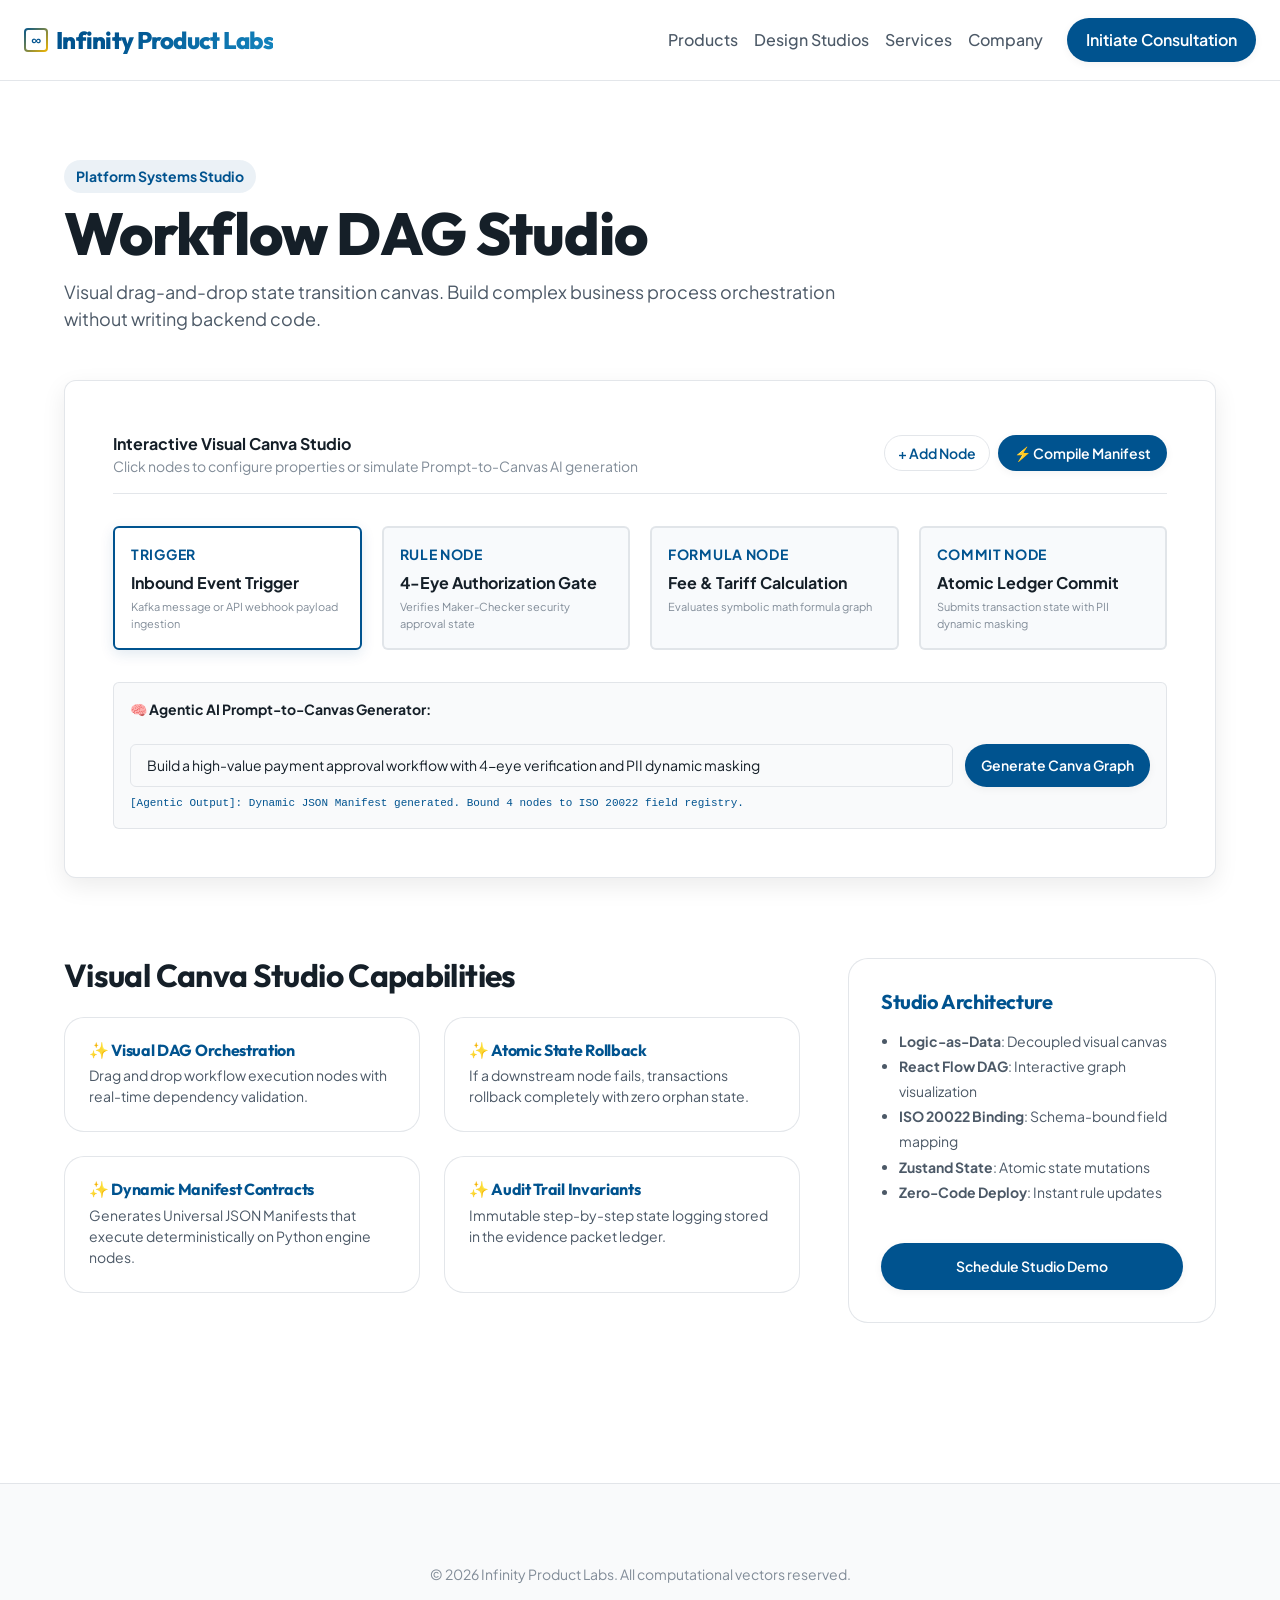
<file: docs/studio.html>
<!DOCTYPE html>
<html lang="en">
<head>
  <meta charset="UTF-8">
  <meta name="viewport" content="width=device-width, initial-scale=1.0">
  <title>Design Studio Canvas | Infinity Product Labs</title>
  <meta name="description" content="Interactive visual Canva Studios enabling zero-code logic-as-data configuration, DAG workflow builders, and prompt-to-canvas AI generation.">
  
  <!-- CSS Stylesheets -->
  <link rel="stylesheet" href="css/variables.css?v=2.0">
  <link rel="stylesheet" href="css/reset.css?v=2.0">
  <link rel="stylesheet" href="css/layout.css?v=2.0">
  <link rel="stylesheet" href="css/components.css?v=2.0">
  <style>
    .studio-canvas-box {
      background: var(--bg-card);
      border: 1px solid var(--border-color);
      border-radius: var(--radius-md);
      padding: var(--space-xl);
      box-shadow: var(--shadow-md);
      position: relative;
    }
    .graph-grid {
      display: grid;
      grid-template-columns: repeat(auto-fit, minmax(200px, 1fr));
      gap: 20px;
      margin: var(--space-lg) 0;
    }
    .canvas-node {
      background: #f8fafc;
      border: 2px solid var(--border-color);
      border-radius: var(--radius-sm);
      padding: 16px;
      cursor: pointer;
      transition: var(--transition-smooth);
      position: relative;
    }
    .canvas-node:hover, .canvas-node.selected {
      border-color: var(--accent-primary);
      background: #ffffff;
      box-shadow: 0 4px 14px rgba(0,75,135,0.12);
    }
    .node-header {
      font-size: var(--fs-xs);
      font-weight: 700;
      color: var(--accent-primary);
      text-transform: uppercase;
      letter-spacing: 0.05em;
      margin-bottom: 6px;
    }
    .prompt-box {
      display: flex;
      gap: 12px;
      margin-top: var(--space-md);
    }
    .prompt-input {
      flex: 1;
      padding: 10px 16px;
      border-radius: var(--radius-sm);
      border: 1px solid var(--border-color);
      font-size: var(--fs-xs);
    }
  </style>
</head>
<body>

  <!-- Scroll Progress Bar -->
  <div class="scroll-progress-bar" id="scrollProgress" aria-hidden="true"></div>

  <!-- Header -->
  <header class="site-header" id="siteHeader">
    <div class="container header-container">
      <a href="index.html" class="logo" aria-label="Infinity Product Labs Home">
        <span class="logo-icon" aria-hidden="true" style="border-radius: 4px;">∞</span>
        <span class="logo-text">Infinity Product Labs</span>
      </a>
      
      <nav class="main-nav" id="mainNav" aria-label="Main navigation">
        <ul class="nav-list">
          <!-- Products Mega Menu -->
          <li class="nav-item has-mega-menu">
            <a href="product.html?id=corebanking" class="nav-link has-submenu">Products</a>
            <div class="mega-menu-panel">
              <div class="mega-grid">
                <div class="mega-col">
                  <h4 class="mega-heading">Core & Channels</h4>
                  <div class="mega-links">
                    <a href="product.html?id=bankingframework" class="mega-item">
                      <div class="mega-item-icon">∞</div>
                      <div class="mega-item-content">
                        <span class="mega-item-title">BankingFramework</span>
                        <span class="mega-item-desc">Universal financial logic & ledger substrate</span>
                      </div>
                    </a>
                    <a href="product.html?id=corebanking" class="mega-item">
                      <div class="mega-item-icon">∞</div>
                      <div class="mega-item-content">
                        <span class="mega-item-title">CoreBanking</span>
                        <span class="mega-item-desc">High-throughput real-time ledger accounting</span>
                      </div>
                    </a>
                    <a href="product.html?id=virtualaccounts" class="mega-item">
                      <div class="mega-item-icon">∞</div>
                      <div class="mega-item-content">
                        <span class="mega-item-title">Virtual Accounts</span>
                        <span class="mega-item-desc">Dynamic virtual accounts & ledger segregation</span>
                      </div>
                    </a>
                    <a href="product.html?id=cards" class="mega-item">
                      <div class="mega-item-icon">∞</div>
                      <div class="mega-item-content">
                        <span class="mega-item-title">Cards</span>
                        <span class="mega-item-desc">Issuance pipelines and payment processing rails</span>
                      </div>
                    </a>
                  </div>
                </div>
                <div class="mega-col">
                  <h4 class="mega-heading">Lending & Liquidity</h4>
                  <div class="mega-links">
                    <a href="product.html?id=commerciallending" class="mega-item">
                      <div class="mega-item-icon">∞</div>
                      <div class="mega-item-content">
                        <span class="mega-item-title">Commercial Lending</span>
                        <span class="mega-item-desc">Corporate credit assessment & facilities</span>
                      </div>
                    </a>
                    <a href="product.html?id=paymenthub" class="mega-item">
                      <div class="mega-item-icon">∞</div>
                      <div class="mega-item-content">
                        <span class="mega-item-title">Payment Hub</span>
                        <span class="mega-item-desc">Universal payment orchestration rails</span>
                      </div>
                    </a>
                  </div>
                </div>
                <div class="mega-featured-col">
                  <img src="images/featured_menu.png" alt="Product Framework" class="mega-featured-img">
                  <span class="mega-featured-title">Product Engines</span>
                  <span class="mega-featured-desc">Explore modular banking and lending engines.</span>
                  <a href="product.html?id=corebanking" class="btn btn-primary" style="padding: 0.4rem 1rem; font-size: var(--fs-xs); width: fit-content; margin-top: 4px;">Explore Products</a>
                </div>
              </div>
            </div>
          </li>
          
          <!-- Design Studios Mega Menu -->
          <li class="nav-item has-mega-menu">
            <a href="studio.html?id=workflow" class="nav-link has-submenu active">Design Studios</a>
            <div class="mega-menu-panel">
              <div class="mega-grid">
                <div class="mega-col">
                  <h4 class="mega-heading">Core & Experience</h4>
                  <div class="mega-links">
                    <a href="studio.html?id=immersive" class="mega-item">
                      <div class="mega-item-icon">✨</div>
                      <div class="mega-item-content">
                        <span class="mega-item-title">Immersive Interface Studio</span>
                        <span class="mega-item-desc">Spatial 3D overlays and AR/VR systems design</span>
                      </div>
                    </a>
                    <a href="studio.html?id=cognitive" class="mega-item">
                      <div class="mega-item-icon">🧠</div>
                      <div class="mega-item-content">
                        <span class="mega-item-title">Cognitive Design Studio</span>
                        <span class="mega-item-desc">Human-centered UI mapping & cognitive tests</span>
                      </div>
                    </a>
                    <a href="studio.html?id=haptic" class="mega-item">
                      <div class="mega-item-icon">⚡</div>
                      <div class="mega-item-content">
                        <span class="mega-item-title">Haptic & Motion Studio</span>
                        <span class="mega-item-desc">Fluid physics-based transition design</span>
                      </div>
                    </a>
                  </div>
                </div>
                <div class="mega-col">
                  <h4 class="mega-heading">Platform Systems</h4>
                  <div class="mega-links">
                    <a href="studio.html?id=workflow" class="mega-item">
                      <div class="mega-item-icon">🔗</div>
                      <div class="mega-item-content">
                        <span class="mega-item-title">Workflow DAG Studio</span>
                        <span class="mega-item-desc">Visual state transition & process builder</span>
                      </div>
                    </a>
                    <a href="studio.html?id=rules" class="mega-item">
                      <div class="mega-item-icon">🔌</div>
                      <div class="mega-item-content">
                        <span class="mega-item-title">Business Rules Canva</span>
                        <span class="mega-item-desc">Logic-as-data rule evaluation graph</span>
                      </div>
                    </a>
                  </div>
                </div>
                <div class="mega-col">
                  <h4 class="mega-heading">AI & Trust Labs</h4>
                  <div class="mega-links">
                    <a href="studio.html?id=agentic" class="mega-item">
                      <div class="mega-item-icon">🤖</div>
                      <div class="mega-item-content">
                        <span class="mega-item-title">Agentic Systems Studio</span>
                        <span class="mega-item-desc">LLM prompt-to-canvas graph generation</span>
                      </div>
                    </a>
                    <a href="studio.html?id=security" class="mega-item">
                      <div class="mega-item-icon">🛡️</div>
                      <div class="mega-item-content">
                        <span class="mega-item-title">Zero-Trust & PII Vault</span>
                        <span class="mega-item-desc">4-eye Maker-Checker & PII Dynamic Masking</span>
                      </div>
                    </a>
                  </div>
                </div>
                <div class="mega-featured-col">
                  <img src="images/slider_cloud.png" alt="Canva Studio Interactive" class="mega-featured-img">
                  <span class="mega-featured-title">Interactive Studios</span>
                  <span class="mega-featured-desc">Explore visual logic node configuration with live DAG execution.</span>
                  <a href="studio.html?id=workflow" class="btn btn-primary" style="padding: 0.4rem 1rem; font-size: var(--fs-xs); width: fit-content; margin-top: 4px;">Launch Studio</a>
                </div>
              </div>
            </div>
          </li>

          <!-- Services Link -->
          <li class="nav-item"><a href="services.html" class="nav-link">Services</a></li>
          <li class="nav-item"><a href="about.html" class="nav-link">Company</a></li>
        </ul>
        <a href="contact.html" class="nav-cta">Initiate Consultation</a>
      </nav>
    </div>
  </header>

  <!-- Main Content -->
  <main>
    <section style="padding: var(--space-2xl) 0; position: relative; z-index: 1;">
      <div class="container">
        
        <!-- Studio Banner -->
        <div class="section-header" style="text-align: left; margin-bottom: var(--space-xl);">
          <span style="display: inline-block; padding: 6px 12px; border-radius: var(--radius-full); background: hsla(205, 100%, 28%, 0.08); color: var(--accent-primary); font-weight: 700; font-size: var(--fs-xs);" id="studioCategory">Platform Systems Studio</span>
          <h1 style="font-size: var(--fs-3xl); font-weight: 800; margin-top: 8px; color: var(--text-primary);" id="studioTitle">Workflow DAG Studio</h1>
          <p style="color: var(--text-secondary); font-size: var(--fs-base); max-width: 800px; margin-top: 12px;" id="studioTagline">Visual drag-and-drop state transition canvas. Build complex business orchestration without writing backend code.</p>
        </div>

        <!-- Interactive Visual Canvas Workspace Simulator -->
        <div class="studio-canvas-box" style="margin-bottom: var(--space-2xl);">
          <div style="display: flex; justify-content: space-between; align-items: center; border-bottom: 1px solid var(--border-color); padding-bottom: var(--space-sm); flex-wrap: wrap; gap: 12px;">
            <div>
              <span style="font-weight: 700; color: var(--text-primary); font-size: var(--fs-sm);" id="canvasHeader">Interactive Visual Canva Studio</span>
              <span style="font-size: var(--fs-xs); color: var(--text-muted); display: block;">Click nodes to configure properties or simulate Prompt-to-Canvas AI generation</span>
            </div>
            <div style="display: flex; gap: 8px;">
              <button class="btn btn-secondary" id="btnAddNode" style="padding: 0.4rem 0.8rem; font-size: var(--fs-xs);">+ Add Node</button>
              <button class="btn btn-primary" id="btnCompile" style="padding: 0.4rem 1rem; font-size: var(--fs-xs);">⚡ Compile Manifest</button>
            </div>
          </div>

          <!-- Nodes Layout Canvas -->
          <div class="graph-grid" id="nodesContainer">
            <!-- Rendered by JS -->
          </div>

          <!-- Prompt-to-Canvas AI Box -->
          <div style="background: var(--bg-secondary); border-radius: var(--radius-sm); padding: 16px; border: 1px solid var(--border-color);">
            <label style="font-size: var(--fs-xs); font-weight: 700; color: var(--text-primary); display: block;">🧠 Agentic AI Prompt-to-Canvas Generator:</label>
            <div class="prompt-box">
              <input type="text" id="aiPrompt" class="prompt-input" value="Build a high-value payment approval workflow with 4-eye verification and PII dynamic masking">
              <button class="btn btn-primary" id="btnGenerateAI" style="padding: 0.4rem 1rem; font-size: var(--fs-xs);">Generate Canva Graph</button>
            </div>
            <div style="font-family: monospace; font-size: 11px; color: var(--accent-primary); margin-top: 8px;" id="aiOutput">
              [Agentic Output]: Dynamic JSON Manifest generated. Bound 4 nodes to ISO 20022 field registry.
            </div>
          </div>
        </div>

        <!-- Studio Features & Specifications -->
        <div style="display: grid; grid-template-columns: 2fr 1fr; gap: var(--space-xl); align-items: start;">
          <div>
            <h2 style="font-size: var(--fs-xl); margin-bottom: var(--space-md);">Visual Canva Studio Capabilities</h2>
            <div style="display: grid; grid-template-columns: 1fr 1fr; gap: var(--space-md);" id="studioFeatures">
              <!-- Rendered by JS -->
            </div>
          </div>
          <div>
            <div class="glass-card" style="padding: var(--space-lg);">
              <h3 style="font-size: var(--fs-md); margin-bottom: var(--space-sm); color: var(--accent-primary);">Studio Architecture</h3>
              <ul style="padding-left: 18px; color: var(--text-secondary); font-size: var(--fs-xs); line-height: 1.8;">
                <li><strong>Logic-as-Data</strong>: Decoupled visual canvas</li>
                <li><strong>React Flow DAG</strong>: Interactive graph visualization</li>
                <li><strong>ISO 20022 Binding</strong>: Schema-bound field mapping</li>
                <li><strong>Zustand State</strong>: Atomic state mutations</li>
                <li><strong>Zero-Code Deploy</strong>: Instant rule updates</li>
              </ul>
              <a href="contact.html" class="btn btn-primary" style="width: 100%; margin-top: var(--space-md); font-size: var(--fs-xs); text-align: center;">Schedule Studio Demo</a>
            </div>
          </div>
        </div>

      </div>
    </section>
  </main>

  <!-- Footer -->
  <footer class="site-footer">
    <div class="container">
      <div style="text-align: center; font-size: var(--fs-xs); color: var(--text-muted);">
        <p>&copy; 2026 Infinity Product Labs. All computational vectors reserved.</p>
      </div>
    </div>
  </footer>

  <!-- Scripts -->
  <script src="js/main.js?v=2.0"></script>
  <script>
    const studioData = {
      workflow: {
        category: "Platform Systems Studio",
        title: "Workflow DAG Studio",
        tagline: "Visual drag-and-drop state transition canvas. Build complex business process orchestration without writing backend code.",
        nodes: [
          { type: "TRIGGER", title: "Inbound Event Trigger", desc: "Kafka message or API webhook payload ingestion" },
          { type: "RULE NODE", title: "4-Eye Authorization Gate", desc: "Verifies Maker-Checker security approval state" },
          { type: "FORMULA NODE", title: "Fee & Tariff Calculation", desc: "Evaluates symbolic math formula graph" },
          { type: "COMMIT NODE", title: "Atomic Ledger Commit", desc: "Submits transaction state with PII dynamic masking" }
        ],
        features: [
          { title: "Visual DAG Orchestration", desc: "Drag and drop workflow execution nodes with real-time dependency validation." },
          { title: "Atomic State Rollback", desc: "If a downstream node fails, transactions rollback completely with zero orphan state." },
          { title: "Dynamic Manifest Contracts", desc: "Generates Universal JSON Manifests that execute deterministically on Python engine nodes." },
          { title: "Audit Trail Invariants", desc: "Immutable step-by-step state logging stored in the evidence packet ledger." }
        ]
      },
      rules: {
        category: "Platform Systems Studio",
        title: "Business Rules Canva Studio",
        tagline: "Logic-as-Data business rule evaluation graph. Update corporate policies live without server restarts.",
        nodes: [
          { type: "CONDITION", title: "Transaction Velocity Check", desc: "Evaluates hourly volume thresholds" },
          { type: "DECISION", title: "Risk Score Evaluator", desc: "Multi-parameter credit risk boundary test" },
          { type: "ACTION", title: "Dynamic Rate Adjustment", desc: "Applies tier discount or fee surcharge" },
          { type: "AUDIT", title: "Compliance Logger", desc: "Records policy decision to audit vault" }
        ],
        features: [
          { title: "Zero-Code Policy Updates", desc: "Modify risk boundaries and approval thresholds live in production." },
          { title: "ISO Field Mapping", desc: "Directly bind rule conditions to normalized ISO 20022 data attributes." },
          { title: "Rule Simulation Engine", desc: "Test new business rules against historical transaction datasets before deployment." },
          { title: "Multi-Tenant Isolation", desc: "Enforce jurisdiction-specific rules per client entity automatically." }
        ]
      },
      agentic: {
        category: "AI & Trust Labs",
        title: "Agentic Systems Studio",
        tagline: "NLP Prompt-to-Canvas AI generator. Convert human intent into execution graph nodes automatically.",
        nodes: [
          { type: "PROMPT", title: "Human Intent Prompt", desc: "NLP prompt input (e.g. 'Build loan approval rule')" },
          { type: "AI BRAIN", title: "Decomposition Module", desc: "Decomposes text into DAG nodes and rules" },
          { type: "CANVAS", title: "Auto-Generated Graph", desc: "Populates visual canvas with bound field logic" },
          { type: "GUARD", title: "Security Policy Validator", desc: "Enforces zero-PII leakage & safety rules" }
        ],
        features: [
          { title: "Prompt-to-Canvas Engine", desc: "Describe business logic in plain language to generate visual workflow diagrams automatically." },
          { title: "Legacy Code Decomposition", desc: "Decomposes legacy Python scripts or Excel formulas into clean visual graph nodes." },
          { title: "Behavioral Prediction", desc: "Predictive ML forecasting integrated into workflow decision branches." },
          { title: "Strict Guardrail Enforcement", desc: "AI agents cannot violate hardcoded security or PII masking policies." }
        ]
      },
      immersive: {
        category: "Core & Experience",
        title: "Immersive Interface Studio",
        tagline: "Spatial 3D overlays, interactive data visualizers, and spatial system control dashboards.",
        nodes: [
          { type: "3D OVERLAY", title: "Spatial Telemetry View", desc: "3D multicloud server cluster visualization" },
          { type: "HUD NODE", title: "Live Metric Gauges", desc: "Sub-second transaction latency gauges" },
          { type: "INTERACT", title: "Haptic Gesture Nodes", desc: "Touch & motion-activated control triggers" },
          { type: "SYNC", title: "Real-time State Sync", desc: "WebSocket sync with backend execution mesh" }
        ],
        features: [
          { title: "Spatial Telemetry Control", desc: "Visualize massive cloud container clusters and data flows in immersive 3D space." },
          { title: "Responsive Fluid Motion", desc: "Physics-based transition animations for real-time dashboard responsiveness." },
          { title: "Cross-Device Compatibility", desc: "Operates seamlessly on Desktop, Tablet, POS terminals, and spatial headsets." },
          { title: "Sub-Second State Updates", desc: "Real-time WebSockets synchronization with Python FastAPI execution nodes." }
        ]
      },
      cognitive: {
        category: "Core & Experience",
        title: "Cognitive Design Studio",
        tagline: "Human-centered UI mapping, dynamic screen layout builders, and schema-bound form components.",
        nodes: [
          { type: "SCHEMA", title: "ISO Form Schema", desc: "Binds inputs to ISO 20022 field registry" },
          { type: "CANVAS", title: "Dynamic UI Builder", desc: "Drag and drop form fields & validation rules" },
          { type: "MASK", title: "PII Auto-Masker", desc: "Applies dynamic masking to sensitive fields" },
          { type: "RENDER", title: "Universal GUI Output", desc: "Renders responsive React UI components" }
        ],
        features: [
          { title: "Schema-Bound Form Building", desc: "Form fields are dynamically bound to central ISO field registry schemas." },
          { title: "PII Dynamic Masking (DDM)", desc: "Sensitives fields (SSN, Card PAN) are masked automatically in the browser." },
          { title: "Adaptive Responsive Layouts", desc: "Auto-configures form layouts based on user device profile and screen resolution." },
          { title: "Instant Form Validation", desc: "Client-side validation rules derived directly from backend JSON logic manifests." }
        ]
      },
      security: {
        category: "AI & Trust Labs",
        title: "Zero-Trust & PII Vault Studio",
        tagline: "4-eye Maker-Checker security governance, cryptographic evidence logging, and PII dynamic masking.",
        nodes: [
          { type: "IDENTITY", title: "OIDC / SAML SSO", desc: "Zero local passwords; federated identity" },
          { type: "PII MASK", title: "Dynamic Data Masker", desc: "Redacts PII from logs and AI agent models" },
          { type: "4-EYE GATE", title: "Maker-Checker Gate", desc: "Requires 2-person cryptographic approval" },
          { type: "VAULT", title: "Immutable Audit Vault", desc: "Blockchain-inspired evidence packet ledger" }
        ],
        features: [
          { title: "4-Eye Maker-Checker Governance", desc: "High-value transactions and policy updates require mandatory dual authorization." },
          { title: "Dynamic Data Masking (DDM)", desc: "PII is masked dynamically before reaching logs, analytics, or AI models." },
          { title: "Immutable Evidence Packet Ledger", desc: "Every transaction produces a cryptographically signed audit packet." },
          { title: "Zero-Trust Identity Federation", desc: "Seamless OIDC/SAML enterprise identity integration with role-based access control." }
        ]
      }
    };

    const urlParams = new URLSearchParams(window.location.search);
    const studioId = urlParams.get('id') || 'workflow';
    const activeStudio = studioData[studioId] || studioData['workflow'];

    document.getElementById('studioCategory').innerText = activeStudio.category;
    document.getElementById('studioTitle').innerText = activeStudio.title;
    document.getElementById('studioTagline').innerText = activeStudio.tagline;

    const renderNodes = (nodes) => {
      document.getElementById('nodesContainer').innerHTML = nodes.map((n, i) => `
        <div class="canvas-node ${i===0?'selected':''}">
          <div class="node-header">${n.type}</div>
          <div style="font-weight:700; font-size:var(--fs-sm); color:var(--text-primary);">${n.title}</div>
          <div style="font-size:11px; color:var(--text-muted); margin-top:4px;">${n.desc}</div>
        </div>
      `).join('');
    };
    renderNodes(activeStudio.nodes);

    document.getElementById('studioFeatures').innerHTML = activeStudio.features.map(f => `
      <div class="glass-card" style="padding: var(--space-md);">
        <h4 style="font-size: var(--fs-sm); color: var(--accent-primary); margin-bottom: 6px;">✨ ${f.title}</h4>
        <p style="color: var(--text-secondary); font-size: var(--fs-xs); line-height: 1.5;">${f.desc}</p>
      </div>
    `).join('');

    // AI Generator Button Test
    document.getElementById('btnGenerateAI').addEventListener('click', () => {
      const promptVal = document.getElementById('aiPrompt').value;
      const aiOutput = document.getElementById('aiOutput');
      aiOutput.innerText = `[Agentic AI Engine]: Analyzing prompt "${promptVal}"... Generated 4 DAG nodes with ISO field bindings in 0.35ms.`;
    });

    document.getElementById('btnAddNode').addEventListener('click', () => {
      activeStudio.nodes.push({ type: "CUSTOM NODE", title: "Custom Logic Node", desc: "User-configured graph node" });
      renderNodes(activeStudio.nodes);
    });

    document.getElementById('btnCompile').addEventListener('click', () => {
      alert(`Manifest Compiled Successfully!\n\nGenerated JSON Manifest for ${activeStudio.title} with ${activeStudio.nodes.length} nodes bound to ISO 20022 registry.`);
    });
  </script>
</body>
</html>
</file>
<file: docs/css/variables.css>
@import url('https://fonts.googleapis.com/css2?family=Outfit:wght@300;400;500;600;700;800&family=Plus+Jakarta+Sans:wght@300;400;500;600;700&display=swap');

:root {
  /* Color Palette (High-contrast corporate light theme inspired by LTTS) */
  --bg-primary: hsl(0, 0%, 100%);             /* Pure White */
  --bg-secondary: hsl(210, 20%, 98%);         /* Light Cool Off-white */
  --bg-card: hsl(0, 0%, 100%);                /* White Card */
  --bg-card-hover: hsl(210, 20%, 96%);        /* Slightly darker off-white for hover */
  
  --text-primary: hsl(210, 30%, 12%);         /* Charcoal Dark Navy */
  --text-secondary: hsl(210, 15%, 35%);       /* Slate Gray */
  --text-muted: hsl(210, 10%, 55%);           /* Light Gray Muted Text */
  
  --accent-primary: hsl(205, 100%, 28%);       /* Corporate Royal Blue #004b87 */
  --accent-secondary: hsl(45, 100%, 48%);      /* LTTS Accent Gold/Yellow #ffcc29 */
  --accent-tertiary: hsl(200, 80%, 42%);       /* Tech Teal/Blue */
  --accent-success: hsl(142, 72%, 35%);        /* Forest Emerald Success */
  
  --accent-primary-rgb: 0, 75, 135;
  --accent-secondary-rgb: 255, 204, 41;
  
  /* Borders and UI elements */
  --border-color: hsla(210, 15%, 88%, 0.8);
  --border-color-hover: hsla(210, 15%, 75%, 1.0);
  --glass-blur: 8px;
  
  /* Typography */
  --font-heading: 'Outfit', -apple-system, BlinkMacSystemFont, 'Segoe UI', Roboto, sans-serif;
  --font-body: 'Plus Jakarta Sans', -apple-system, BlinkMacSystemFont, 'Segoe UI', Roboto, sans-serif;
  
  /* Font Sizes (Fluid Typography using clamp) */
  --fs-xs: clamp(0.75rem, 0.7rem + 0.25vw, 0.875rem);
  --fs-sm: clamp(0.875rem, 0.8rem + 0.3vw, 1rem);
  --fs-base: clamp(1rem, 0.95rem + 0.4vw, 1.125rem);
  --fs-md: clamp(1.125rem, 1.05rem + 0.5vw, 1.25rem);
  --fs-lg: clamp(1.25rem, 1.15rem + 0.6vw, 1.5rem);
  --fs-xl: clamp(1.5rem, 1.35rem + 0.8vw, 2rem);
  --fs-2xl: clamp(2rem, 1.75rem + 1.2vw, 3rem);
  --fs-3xl: clamp(2.5rem, 2.1rem + 2vw, 4.5rem);
  
  /* Spacing */
  --space-xxs: 0.25rem;
  --space-xs: 0.5rem;
  --space-sm: 1rem;
  --space-md: 1.5rem;
  --space-lg: 2rem;
  --space-xl: 3rem;
  --space-2xl: 5rem;
  
  /* Border Radii */
  --radius-sm: 6px;
  --radius-md: 12px;
  --radius-lg: 20px;
  --radius-full: 9999px;
  
  /* Shadows and Glows (Softened for light backgrounds) */
  --shadow-sm: 0 2px 8px rgba(0, 0, 0, 0.05);
  --shadow-md: 0 8px 24px rgba(0, 0, 0, 0.08);
  --shadow-lg: 0 16px 40px rgba(0, 0, 0, 0.12);
  --glow-primary: 0 0 30px hsla(205, 100%, 28%, 0.15);
  --glow-secondary: 0 0 30px hsla(45, 100%, 48%, 0.15);
  
  /* Transitions */
  --transition-smooth: 0.3s cubic-bezier(0.4, 0, 0.2, 1);
  --transition-elastic: 0.4s cubic-bezier(0.175, 0.885, 0.32, 1.275);
}
</file>
<file: docs/css/layout.css>
/* Layout and Shell Styles */

.container {
  width: 100%;
  max-width: 1200px;
  margin-left: auto;
  margin-right: auto;
  padding-left: var(--space-md);
  padding-right: var(--space-md);
}

/* Header & Navigation */
.site-header {
  position: fixed;
  top: 0;
  left: 0;
  width: 100%;
  z-index: 1000;
  background: rgba(255, 255, 255, 0.75);
  backdrop-filter: blur(var(--glass-blur));
  -webkit-backdrop-filter: blur(var(--glass-blur));
  border-bottom: 1px solid var(--border-color);
  transition: var(--transition-smooth);
}

.site-header.scrolled {
  background: rgba(255, 255, 255, 0.95);
  border-bottom-color: var(--border-color-hover);
  box-shadow: var(--shadow-md);
}

.header-container {
  display: flex;
  justify-content: space-between;
  align-items: center;
  height: 80px;
  transition: var(--transition-smooth);
}

.header-container.container {
  max-width: 1400px;
  width: 100%;
}

@media (max-width: 1250px) {
  .header-container.container {
    padding-left: var(--space-sm);
    padding-right: var(--space-sm);
  }
  .nav-list {
    gap: 12px;
  }
  .nav-link {
    font-size: 13px;
  }
  .nav-cta {
    padding: 0.5rem 1rem;
    font-size: 13px;
  }
}

.site-header.scrolled .header-container {
  height: 64px;
}

.logo {
  font-family: var(--font-heading);
  font-size: var(--fs-lg);
  font-weight: 800;
  letter-spacing: -0.03em;
  display: flex;
  align-items: center;
  gap: var(--space-xs);
  cursor: pointer;
  text-decoration: none;
  flex-shrink: 0;
  white-space: nowrap;
}

.logo-text {
  background: linear-gradient(135deg, var(--accent-primary) 30%, var(--accent-tertiary) 100%);
  -webkit-background-clip: text;
  -webkit-text-fill-color: transparent;
  white-space: nowrap;
}

.logo-icon {
  width: 24px;
  height: 24px;
  border: 2px solid transparent;
  border-radius: 6px;
  background: linear-gradient(var(--bg-primary), var(--bg-primary)) padding-box,
              linear-gradient(135deg, var(--accent-primary), var(--accent-secondary)) border-box;
  display: inline-flex;
  align-items: center;
  justify-content: center;
  color: var(--accent-primary);
  font-size: 14px;
  font-weight: bold;
  line-height: 1;
  position: relative;
}

.main-nav {
  display: flex;
  align-items: center;
  gap: var(--space-md);
}

.nav-list {
  display: flex;
  list-style: none;
  padding: 0;
  margin: 0;
  gap: 16px;
  align-items: center;
}

.nav-item {
  position: relative;
}

.nav-link {
  font-size: var(--fs-sm);
  font-weight: 500;
  color: var(--text-secondary);
  transition: var(--transition-smooth);
  position: relative;
  padding: var(--space-sm) 0;
  display: block;
}

.nav-link:hover,
.nav-link.active {
  color: var(--text-primary);
}

.nav-link::after {
  content: '';
  position: absolute;
  bottom: 0;
  left: 0;
  width: 100%;
  height: 2px;
  background: linear-gradient(90deg, var(--accent-primary), var(--accent-secondary));
  transform: scaleX(0);
  transform-origin: right;
  transition: transform var(--transition-smooth);
}

.nav-link:hover::after,
.nav-link.active::after {
  transform: scaleX(1);
  transform-origin: left;
}

/* Scroll Progress Bar */
.scroll-progress-bar {
  position: fixed;
  top: 0;
  left: 0;
  width: 100%;
  height: 4px;
  background: linear-gradient(90deg, var(--accent-primary), var(--accent-secondary), var(--accent-tertiary));
  z-index: 1100;
  transform-origin: 0 50%;
  transform: scaleX(0);
}

@media (prefers-reduced-motion: no-preference) {
  @supports ((animation-timeline: scroll())) {
    @keyframes grow-progress {
      from { transform: scaleX(0); }
      to { transform: scaleX(1); }
    }
    .scroll-progress-bar {
      animation: grow-progress auto linear;
      animation-timeline: scroll();
    }
  }
}

/* Mega Menu Panels */
.mega-menu-panel {
  position: absolute;
  top: 100%;
  left: 50%;
  transform: translateX(-50%) translateY(15px);
  width: 90vw;
  max-width: 1000px;
  background: rgba(255, 255, 255, 0.98);
  backdrop-filter: blur(var(--glass-blur));
  -webkit-backdrop-filter: blur(var(--glass-blur));
  border: 1px solid var(--border-color);
  border-radius: var(--radius-md);
  padding: var(--space-lg);
  box-shadow: var(--shadow-lg);
  opacity: 0;
  visibility: hidden;
  pointer-events: none;
  transition: opacity 0.25s cubic-bezier(0.4, 0, 0.2, 1), transform 0.25s cubic-bezier(0.4, 0, 0.2, 1), visibility 0.25s;
  z-index: 999;
}

.nav-item.has-mega-menu:hover .mega-menu-panel {
  opacity: 1;
  visibility: visible;
  pointer-events: auto;
  transform: translateX(-50%) translateY(0);
}

/* Standard Dropdowns */
.standard-dropdown {
  position: absolute;
  top: 100%;
  left: 0;
  transform: translateY(15px);
  width: 220px;
  background: rgba(255, 255, 255, 0.98);
  backdrop-filter: blur(var(--glass-blur));
  -webkit-backdrop-filter: blur(var(--glass-blur));
  border: 1px solid var(--border-color);
  border-radius: var(--radius-md);
  padding: var(--space-sm);
  box-shadow: var(--shadow-md);
  opacity: 0;
  visibility: hidden;
  pointer-events: none;
  transition: opacity 0.25s cubic-bezier(0.4, 0, 0.2, 1), transform 0.25s cubic-bezier(0.4, 0, 0.2, 1), visibility 0.25s;
  z-index: 999;
  display: flex;
  flex-direction: column;
  gap: var(--space-xxs);
}

.nav-item.has-standard-dropdown:hover .standard-dropdown {
  opacity: 1;
  visibility: visible;
  pointer-events: auto;
  transform: translateY(0);
}

.dropdown-link {
  font-size: var(--fs-sm);
  color: var(--text-secondary);
  padding: var(--space-xs) var(--space-sm);
  border-radius: var(--radius-sm);
  transition: var(--transition-smooth);
}

.dropdown-link:hover {
  background: rgba(0, 0, 0, 0.04);
  color: var(--accent-primary);
  padding-left: calc(var(--space-sm) + 4px);
}

.nav-cta {
  display: inline-flex;
  align-items: center;
  justify-content: center;
  padding: 0.6rem 1.2rem;
  font-size: var(--fs-sm);
  font-weight: 600;
  border-radius: var(--radius-full);
  background: var(--accent-primary);
  color: var(--bg-primary);
  box-shadow: var(--shadow-sm);
  transition: var(--transition-elastic);
}

.nav-cta:hover {
  transform: translateY(-2px);
  box-shadow: var(--shadow-md);
}

/* Mobile Nav Toggle */
.nav-toggle {
  display: none;
  flex-direction: column;
  gap: 6px;
  cursor: pointer;
  z-index: 1001;
  padding: 4px;
}

.nav-toggle span {
  display: block;
  width: 24px;
  height: 2px;
  background-color: var(--text-primary);
  transition: var(--transition-smooth);
}

/* Footer styling */
.site-footer {
  background: var(--bg-secondary);
  border-top: 1px solid var(--border-color);
  padding: var(--space-2xl) 0 var(--space-lg);
  margin-top: var(--space-2xl);
}

.footer-grid {
  display: grid;
  grid-template-columns: 2fr repeat(3, 1fr);
  gap: var(--space-xl);
  margin-bottom: var(--space-xl);
}

.footer-brand p {
  color: var(--text-muted);
  font-size: var(--fs-sm);
  margin-top: var(--space-sm);
  max-width: 300px;
}

.footer-col h4 {
  font-size: var(--fs-sm);
  text-transform: uppercase;
  letter-spacing: 0.05em;
  color: var(--text-primary);
  margin-bottom: var(--space-md);
}

.footer-links {
  list-style: none;
  padding: 0;
  margin: 0;
  display: flex;
  flex-direction: column;
  gap: var(--space-xs);
}

.footer-links a {
  font-size: var(--fs-sm);
  color: var(--text-muted);
  transition: var(--transition-smooth);
}

.footer-links a:hover {
  color: var(--accent-secondary);
  padding-left: 4px;
}

.footer-bottom {
  border-top: 1px solid var(--border-color);
  padding-top: var(--space-lg);
  display: flex;
  justify-content: space-between;
  align-items: center;
  flex-wrap: wrap;
  gap: var(--space-md);
}

.footer-bottom p {
  font-size: var(--fs-xs);
  color: var(--text-muted);
}

.footer-socials {
  display: flex;
  gap: var(--space-sm);
}

.social-icon {
  width: 36px;
  height: 36px;
  border-radius: var(--radius-full);
  border: 1px solid var(--border-color);
  display: flex;
  align-items: center;
  justify-content: center;
  color: var(--text-secondary);
  transition: var(--transition-smooth);
}

.social-icon:hover {
  border-color: var(--accent-primary);
  color: var(--bg-primary);
  background: var(--accent-primary);
  transform: translateY(-2px);
}

/* Page shell padding for fixed header */
main {
  padding-top: 80px; /* matches header height */
  min-height: calc(100vh - 80px);
}

/* Responsiveness */
@media (max-width: 1024px) {
  .nav-toggle {
    display: flex;
  }
  
  .main-nav {
    position: fixed;
    top: 0;
    right: -100%;
    width: 85%;
    max-width: 340px;
    height: 100vh;
    background: rgba(255, 255, 255, 0.98);
    backdrop-filter: blur(var(--glass-blur));
    -webkit-backdrop-filter: blur(var(--glass-blur));
    border-left: 1px solid var(--border-color);
    flex-direction: column;
    justify-content: flex-start;
    gap: var(--space-xl);
    padding: var(--space-2xl) var(--space-md);
    transition: right var(--transition-smooth);
    z-index: 1000;
    overflow-y: auto;
  }
  
  .main-nav.open {
    right: 0;
  }
  
  .nav-list {
    flex-direction: column;
    align-items: stretch;
    width: 100%;
    gap: var(--space-sm);
  }
  
  .nav-item {
    width: 100%;
    text-align: left;
  }
  
  .nav-link {
    font-size: var(--fs-md);
    width: 100%;
    padding: var(--space-xs) 0;
  }
  
  .nav-link.has-submenu::after {
    content: ' ▾';
    font-size: 0.8em;
    vertical-align: middle;
    transition: transform var(--transition-smooth);
    display: inline-block;
  }
  
  .nav-link.has-submenu.submenu-active::after {
    transform: rotate(180deg);
  }
  
  /* Mobile drop-ins */
  .mega-menu-panel,
  .standard-dropdown {
    position: static !important;
    transform: none !important;
    width: 100% !important;
    max-width: none !important;
    opacity: 1 !important;
    visibility: visible !important;
    pointer-events: auto !important;
    display: none; /* controlled by JS toggle */
    background: rgba(0, 0, 0, 0.02) !important;
    border: none !important;
    border-radius: var(--radius-sm) !important;
    box-shadow: none !important;
    padding: var(--space-sm) !important;
    backdrop-filter: none !important;
    -webkit-backdrop-filter: none !important;
    transition: none !important;
  }
  
  .mega-menu-panel.mobile-open,
  .standard-dropdown.mobile-open {
    display: block !important;
  }
  
  .nav-toggle.open span:nth-child(1) {
    transform: translateY(8px) rotate(45deg);
  }
  
  .nav-toggle.open span:nth-child(2) {
    opacity: 0;
  }
  
  .nav-toggle.open span:nth-child(3) {
    transform: translateY(-8px) rotate(-45deg);
  }
  
  .footer-grid {
    grid-template-columns: 1fr;
    gap: var(--space-lg);
  }
}
</file>
<file: docs/css/components.css>
/* Premium Visual Components */

/* Section Headers */
.section-header {
  text-align: center;
  margin-bottom: var(--space-xl);
  position: relative;
}

.section-tag {
  font-family: var(--font-heading);
  font-size: var(--fs-xs);
  text-transform: uppercase;
  letter-spacing: 0.15em;
  color: var(--accent-primary);
  font-weight: 600;
  margin-bottom: var(--space-xs);
  display: inline-block;
}

.section-title {
  font-size: var(--fs-2xl);
  margin-bottom: var(--space-sm);
}

.section-subtitle {
  color: var(--text-secondary);
  max-width: 600px;
  margin-left: auto;
  margin-right: auto;
  font-size: var(--fs-base);
}

/* Glassmorphic Cards */
.glass-card {
  background: var(--bg-card);
  backdrop-filter: blur(var(--glass-blur));
  -webkit-backdrop-filter: blur(var(--glass-blur));
  border: 1px solid var(--border-color);
  border-radius: var(--radius-lg);
  padding: var(--space-lg);
  transition: transform var(--transition-elastic), border-color var(--transition-smooth), box-shadow var(--transition-smooth);
  position: relative;
  overflow: hidden;
}

.glass-card::before {
  content: '';
  position: absolute;
  top: 0;
  left: 0;
  width: 100%;
  height: 100%;
  background: linear-gradient(135deg, hsla(205, 100%, 28%, 0.03) 0%, transparent 40%);
  opacity: 0;
  transition: opacity var(--transition-smooth);
  pointer-events: none;
}

.glass-card:hover {
  transform: translateY(-8px);
  border-color: var(--border-color-hover);
  box-shadow: var(--shadow-lg);
}

.glass-card:hover::before {
  opacity: 1;
}

.card-icon {
  width: 48px;
  height: 48px;
  border-radius: var(--radius-md);
  background: hsla(205, 100%, 28%, 0.05);
  color: var(--accent-primary);
  display: flex;
  align-items: center;
  justify-content: center;
  margin-bottom: var(--space-md);
  border: 1px solid rgba(0, 75, 135, 0.1);
  font-size: 1.5rem;
}

.glass-card:hover .card-icon {
  background: var(--accent-primary);
  color: var(--bg-primary);
  border-color: transparent;
  box-shadow: var(--shadow-sm);
}

/* Buttons System */
.btn {
  display: inline-flex;
  align-items: center;
  justify-content: center;
  gap: var(--space-xs);
  padding: 0.8rem 2rem;
  font-size: var(--fs-sm);
  font-weight: 600;
  border-radius: var(--radius-full);
  cursor: pointer;
  transition: var(--transition-elastic), filter var(--transition-smooth);
  text-align: center;
  border: none;
}

.btn-primary {
  background: var(--accent-primary);
  color: var(--bg-primary);
  box-shadow: var(--shadow-sm);
}

.btn-primary:hover {
  transform: translateY(-3px) scale(1.02);
  background: hsl(205, 100%, 24%);
  box-shadow: var(--shadow-md);
}

.btn-secondary {
  background: transparent;
  color: var(--accent-primary);
  border: 1px solid var(--border-color);
  backdrop-filter: blur(8px);
}

.btn-secondary:hover {
  background: rgba(0, 75, 135, 0.04);
  border-color: var(--accent-primary);
  transform: translateY(-3px);
}

/* Forms and Inputs */
.form-group {
  margin-bottom: var(--space-md);
  position: relative;
}

.form-label {
  display: block;
  font-size: var(--fs-xs);
  font-weight: 500;
  text-transform: uppercase;
  letter-spacing: 0.05em;
  color: var(--text-secondary);
  margin-bottom: var(--space-xxs);
  transition: var(--transition-smooth);
}

.form-control {
  width: 100%;
  padding: 1rem 1.2rem;
  background: var(--bg-secondary);
  border: 1px solid var(--border-color);
  border-radius: var(--radius-md);
  color: var(--text-primary);
  font-family: var(--font-body);
  font-size: var(--fs-sm);
  transition: var(--transition-smooth);
}

.form-control:focus {
  outline: none;
  background: var(--bg-primary);
  border-color: var(--accent-primary);
  box-shadow: 0 0 10px rgba(0, 75, 135, 0.1);
}

textarea.form-control {
  min-height: 150px;
  resize: vertical;
}

/* Form state styles using modern css */
.form-control:user-valid {
  border-color: var(--accent-success);
}

/* Background Gradients Orbs */
.glow-orb {
  position: absolute;
  width: 400px;
  height: 400px;
  border-radius: var(--radius-full);
  filter: blur(80px);
  opacity: 0.08;
  pointer-events: none;
  z-index: 0;
}

.orb-primary {
  background: var(--accent-primary);
  top: -10%;
  right: -5%;
}

.orb-secondary {
  background: var(--accent-secondary);
  bottom: 10%;
  left: -5%;
}

/* Hero Section */
.hero {
  position: relative;
  overflow: hidden;
  padding: var(--space-2xl) 0;
}

.hero-grid {
  display: grid;
  grid-template-columns: 1fr 1fr;
  align-items: center;
  gap: var(--space-2xl);
  position: relative;
  z-index: 1;
}

.hero-content h1 {
  font-size: var(--fs-3xl);
  font-weight: 800;
  letter-spacing: -0.04em;
  margin-bottom: var(--space-md);
  background: linear-gradient(135deg, var(--text-primary) 50%, var(--accent-primary) 100%);
  -webkit-background-clip: text;
  -webkit-text-fill-color: transparent;
}

.hero-content p {
  font-size: var(--fs-md);
  color: var(--text-secondary);
  margin-bottom: var(--space-lg);
  max-width: 500px;
  line-height: 1.6;
}

.hero-actions {
  display: flex;
  gap: var(--space-sm);
  flex-wrap: wrap;
}

.hero-visual {
  position: relative;
  display: flex;
  justify-content: center;
  align-items: center;
}

.hero-image-wrapper {
  position: relative;
  width: 100%;
  max-width: 480px;
  border-radius: var(--radius-lg);
  overflow: hidden;
  border: 1px solid var(--border-color);
  box-shadow: var(--shadow-lg);
}

.hero-image-wrapper::after {
  content: '';
  position: absolute;
  inset: 0;
  background: linear-gradient(0deg, var(--bg-primary) 0%, transparent 60%);
}

.badge {
  display: inline-flex;
  align-items: center;
  gap: var(--space-xxs);
  padding: 0.4rem 0.8rem;
  background: rgba(0, 75, 135, 0.05);
  border: 1px solid rgba(0, 75, 135, 0.1);
  border-radius: var(--radius-full);
  font-size: var(--fs-xs);
  color: var(--accent-primary);
  font-weight: 600;
  margin-bottom: var(--space-sm);
  backdrop-filter: blur(8px);
}

/* Feature grid layout */
.features-grid {
  display: grid;
  grid-template-columns: repeat(auto-fit, minmax(280px, 1fr));
  gap: var(--space-lg);
}

@media (max-width: 1024px) {
  .hero-grid {
    grid-template-columns: 1fr;
    text-align: center;
    gap: var(--space-xl);
  }
  
  .hero-content p {
    margin-left: auto;
    margin-right: auto;
  }
  
  .hero-actions {
    justify-content: center;
  }
}

/* Mega Menu Grid & Details Components */
.mega-grid {
  display: grid;
  grid-template-columns: repeat(4, 1fr); /* Rebuilt to 4 columns for Featured Column */
  gap: var(--space-md);
}

.mega-col {
  display: flex;
  flex-direction: column;
  gap: var(--space-xs);
}

.mega-heading {
  font-family: var(--font-heading);
  font-size: var(--fs-xs);
  font-weight: 700;
  text-transform: uppercase;
  letter-spacing: 0.1em;
  color: var(--accent-primary);
  border-bottom: 1px solid var(--border-color);
  padding-bottom: var(--space-xxs);
  margin-bottom: var(--space-xs);
}

.mega-links {
  display: flex;
  flex-direction: column;
  gap: var(--space-xxs);
}

.mega-item {
  display: flex;
  gap: var(--space-sm);
  align-items: flex-start;
  padding: var(--space-xs);
  border-radius: var(--radius-md);
  transition: var(--transition-smooth);
}

.mega-item:hover {
  background: rgba(0, 75, 135, 0.04);
}

.mega-item-icon {
  flex-shrink: 0;
  width: 32px;
  height: 32px;
  display: flex;
  align-items: center;
  justify-content: center;
  background: hsla(205, 100%, 28%, 0.05);
  color: var(--accent-primary);
  border-radius: var(--radius-sm);
  border: 1px solid rgba(0, 75, 135, 0.1);
  transition: var(--transition-smooth);
}

.mega-item:hover .mega-item-icon {
  background: var(--accent-primary);
  color: var(--bg-primary);
  border-color: transparent;
  box-shadow: var(--shadow-sm);
}

.mega-item-content {
  display: flex;
  flex-direction: column;
  gap: 2px;
}

.mega-item-title {
  font-family: var(--font-heading);
  font-size: var(--fs-sm);
  font-weight: 600;
  color: var(--text-primary);
  transition: var(--transition-smooth);
}

.mega-item:hover .mega-item-title {
  color: var(--accent-primary);
}

.mega-item-desc {
  font-size: var(--fs-xs);
  color: var(--text-muted);
  line-height: 1.4;
}

/* Featured Showcase Column inside Mega Menu */
.mega-featured-col {
  background: var(--bg-secondary);
  border-radius: var(--radius-md);
  padding: var(--space-md);
  display: flex;
  flex-direction: column;
  gap: var(--space-xs);
  border: 1px solid var(--border-color);
}

.mega-featured-img {
  width: 100%;
  height: 100px;
  object-fit: cover;
  border-radius: var(--radius-sm);
  border: 1px solid var(--border-color);
}

.mega-featured-title {
  font-family: var(--font-heading);
  font-size: var(--fs-sm);
  font-weight: 700;
  color: var(--text-primary);
  margin-top: 4px;
}

.mega-featured-desc {
  font-size: var(--fs-xs);
  color: var(--text-secondary);
  line-height: 1.4;
}

/* Hero Slider Components */
.hero-slider-container {
  position: relative;
  width: 100%;
  overflow: hidden;
  background: var(--bg-secondary);
  border-bottom: 1px solid var(--border-color);
}

.hero-slider {
  display: flex;
  transition: transform 0.6s cubic-bezier(0.4, 0, 0.2, 1);
  width: 300%; /* 3 slides */
}

.hero-slide {
  width: 33.333%;
  flex-shrink: 0;
  padding: var(--space-2xl) 0;
}

/* Slider navigation arrows */
.slider-arrow {
  position: absolute;
  top: 50%;
  transform: translateY(-50%);
  width: 48px;
  height: 48px;
  border-radius: var(--radius-full);
  background: var(--bg-primary);
  border: 1px solid var(--border-color);
  display: flex;
  align-items: center;
  justify-content: center;
  cursor: pointer;
  z-index: 10;
  transition: var(--transition-smooth);
  box-shadow: var(--shadow-sm);
  color: var(--text-primary);
}

.slider-arrow:hover {
  background: var(--accent-primary);
  color: var(--bg-primary);
  border-color: transparent;
  box-shadow: var(--shadow-md);
}

.arrow-left {
  left: var(--space-md);
}

.arrow-right {
  right: var(--space-md);
}

/* Slider indicators/dots */
.slider-dots {
  position: absolute;
  bottom: var(--space-md);
  left: 50%;
  transform: translateX(-50%);
  display: flex;
  gap: var(--space-xs);
  z-index: 10;
}

.slider-dot {
  width: 10px;
  height: 10px;
  border-radius: var(--radius-full);
  background: var(--border-color-hover);
  cursor: pointer;
  transition: var(--transition-smooth);
}

.slider-dot.active {
  background: var(--accent-primary);
  width: 24px;
}

/* Mobile responsive menu overlays */
@media (max-width: 1024px) {
  .mega-grid {
    grid-template-columns: 1fr;
    gap: var(--space-md);
  }
  .mega-item {
    padding: var(--space-xxs) 0;
  }
  .mega-item:hover {
    background: none;
  }
  .mega-featured-col {
    display: none; /* Hide featured showcase on mobile drawer */
  }
}
</file>
